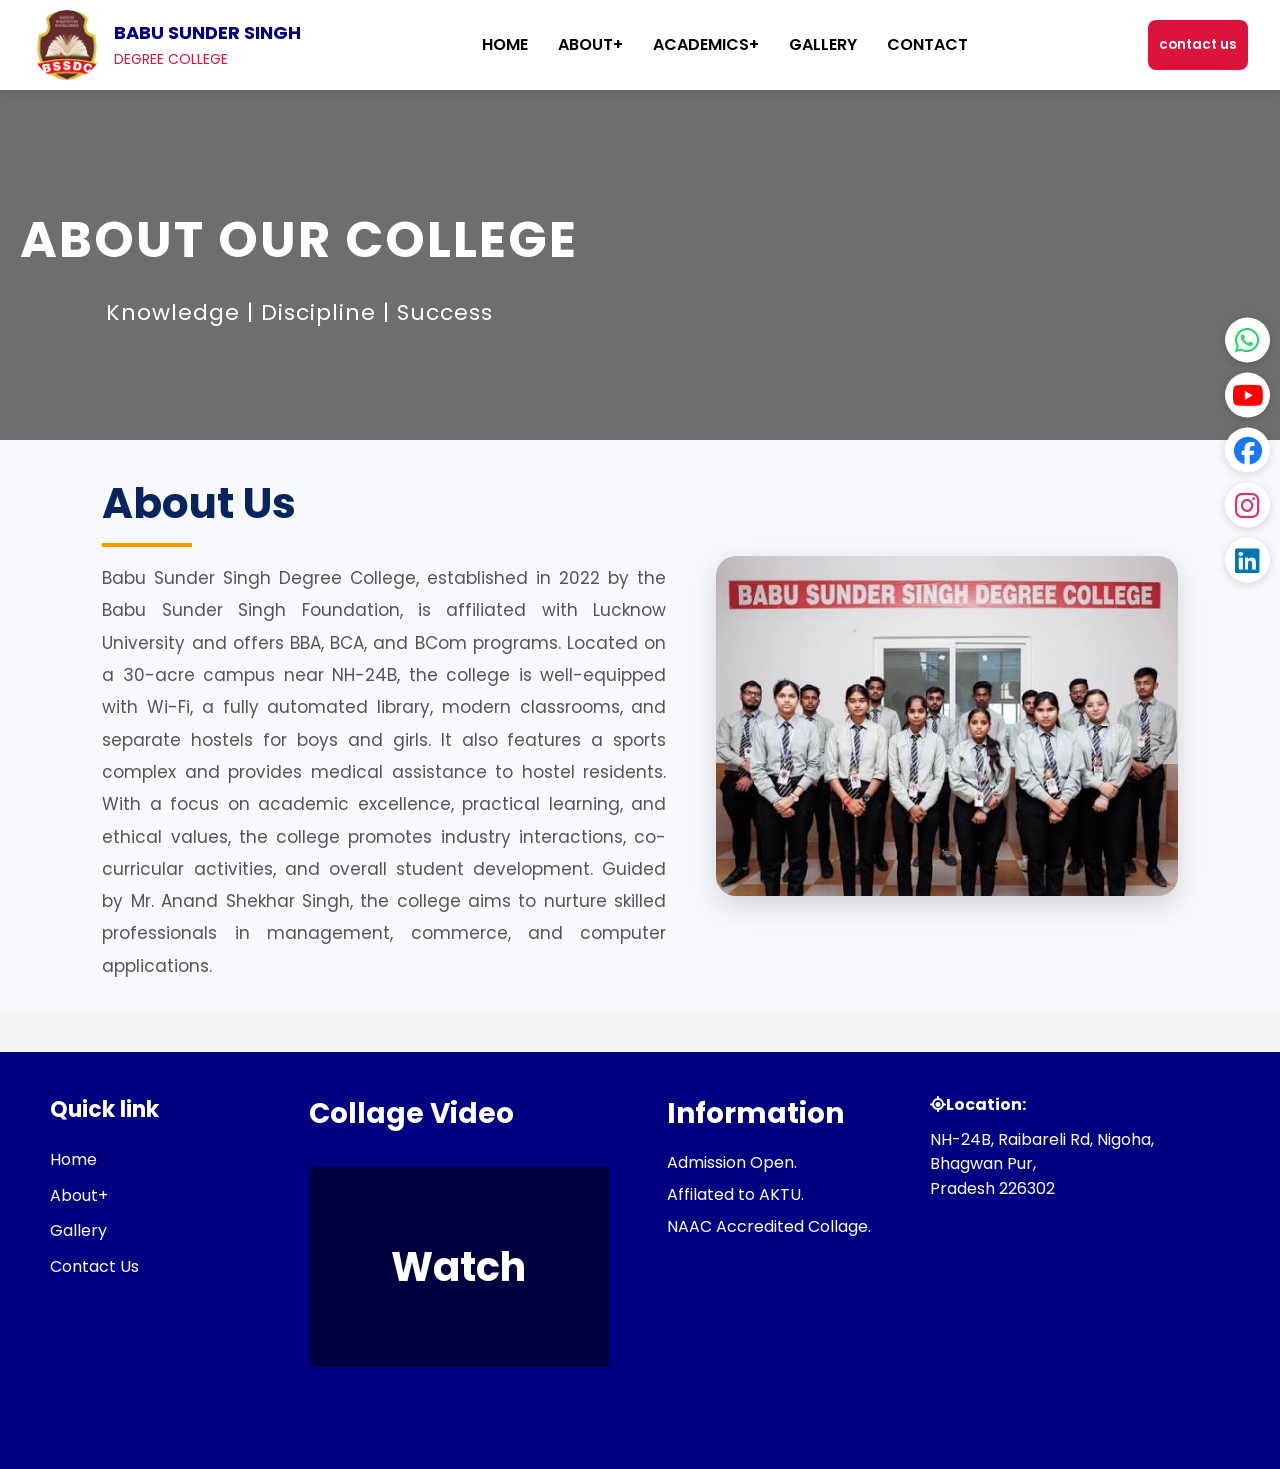
<file: about.html>
<!DOCTYPE html>
<html lang="en">

<head>
    <meta charset="UTF-8">
    <meta name="viewport" content="width=device-width, initial-scale=1.0">
    <title>Document</title>
    <link rel="stylesheet" href="about.css">
    <link rel="preconnect" href="https://fonts.googleapis.com">
    <link rel="preconnect" href="https://fonts.gstatic.com" crossorigin>
    <link href="https://fonts.googleapis.com/css2?family=Poppins:wght@300;400;500;600;700;800&display=swap"
        rel="stylesheet">
    <link rel="stylesheet" href="https://cdnjs.cloudflare.com/ajax/libs/font-awesome/6.5.1/css/all.min.css">
</head>

<body>
    <aside class="social-sidebar" aria-label="Social Media Links">
        <a href="https://wa.me/9369152065/" class="social-btn whatsapp" title="whatsapp"><i
                class="fab fa-whatsapp"></i></a>
        <a href="https://www.youtube.com/" class="social-btn youtube" title="youtube"><i class="fab fa-youtube"></i></a>
        <a href="https://www.facebook.com/index.php/" class="social-btn facebook" title="facebook"><i
                class="fab fa-facebook"></i></a>
        <a href="https://www.instagram.com/satyamverma9669/" class="social-btn instagram" title="instagram"><i
                class="fab fa-instagram"></i></a>
        <a href="https://www.linkedin.com/feed/" class="social-btn linkedin" title="linkedin"><i
                class="fab fa-linkedin"></i></a>
    </aside>

    <!-- header start here  -->
    <header class="header">
        <input type="checkbox" id="nav-toggle" class="nav-toggle" hidden>
        <div class="header-inner">
            <div class="nav"> <a href="index.html" class="logo" class="toggle">
                    <span class="logo-icon"><i><img src="bssdc logo.jpg" alt="logo"></i></span>
                    <span class="logo-text">
                        <strong>BABU SUNDER SINGH </strong>
                        <small> DEGREE COLLEGE</small>
                    </span>

                </a>
            </div>

            <nav class="menu">
                <ul class="nav-menu">
                    <li><a href="index.html" class="nav-link">HOME</a></li>
                    <li class="has-dropdown">
                        <span class="nav-link dropdown-btn">ABOUT<span class="plus">+</span></span>
                        <ul class="dropdown">
                            <li><a href="about.html">ABOUT US</a></li>
                            <li><a href="why_choose.html">WHY CHOOSE</a></li>
                            <!-- <li><a href="faculty.html">OUR FACULTY</a></li> -->
                        </ul>
                    </li>
                    <li class="has-dropdown">
                        <span class="nav-link dropdown-btn">ACADEMICS<span class="plus">+</span></span>
                        <ul class="dropdown" style="list-style-type: none;">
                            <li><a href="ug.html">UNDERGRADUATE</a></li>
                            <li><a href="pg.html">POSTGRADUATE</a></li>
                            <!-- <li><a href="dip-cour.html">DIPLOMA COURSE</a></li> -->
                            <!-- <li><a href="certificate.html">CERTIFICATE COURSE</a></li> -->
                        </ul>
                    </li>
                    <!-- <li><a href="campus.html" class="nav-link">CAMPUS</a></li> -->
                    <li><a href="gallery.html" class="nav-link">GALLERY</a></li>
                    <li><a href="contact.html" class="nav-link">CONTACT</a></li>
                    </li>
                </ul>
            </nav>
            <button class="phone-btn" style="width:100px; height:50px; ">contact us</button>

            <label for="nav-toggle" class="menu-toggle" aria-label="toggle menu">
                <span></span>
                <span></span>
                <span></span>
            </label>
        </div>
    </header>

    <section class="hero">
        <video autoplay muted loop class="banner-video">
            <source src="about-video.mp4" type="video/mp4">
        </video>
        <div class="overlay">
            <h1>ABOUT OUR COLLEGE</h1>
            <p>Knowledge | Discipline | Success</p>
        </div>
    </section>

    <!-- About Section -->
    <section class="about">



        <div class="about-text">
            <h2>About Us</h2>

            <p>
                Babu Sunder Singh Degree College, established in 2022 by the Babu Sunder Singh Foundation, is affiliated
                with Lucknow University and offers BBA, BCA, and BCom programs. Located on a 30-acre campus near NH-24B,
                the college is well-equipped with Wi-Fi, a fully automated library, modern classrooms, and separate
                hostels for boys and girls. It also features a sports complex and provides medical assistance to hostel
                residents. With a focus on academic excellence, practical learning, and ethical values, the college
                promotes industry interactions, co-curricular activities, and overall student development. Guided by Mr.
                Anand Shekhar Singh, the college aims to nurture skilled professionals in management, commerce, and
                computer applications.
            </p>


        </div>
        <div class="about-img">
            <img src="images.jpg" alt="College Image">
        </div>
    </section>


    <footer>
        <div id="footer">
            <div class="menu-2">
                <h3>Quick link</h3>
                <nav>
                    <a href="index.html">Home</a>
                    <a href="about.html">About+</a>
                    <!-- <a href=".html">Acadmics+</a> 
                <a href="campus.html">Campus</a>  -->
                    <a href="gallery.html">Gallery</a>
                    <a href="contact.html">Contact Us</a>
                </nav>
            </div>
            <div>
                <h3 style=" margin-bottom: 30px;">Collage Video</h3>
                <div class="stack-2">
                    <div class="sqq b-footer">
                        <iframe width="300" height="200"
                            src="https://www.youtube.com/embed/J-0xAIC3eCE?si=Q4duw6nRzEl2LNeR"
                            title="YouTube video player" frameborder="0"
                            allow="accelerometer; autoplay; clipboard-write; encrypted-media; gyroscope; picture-in-picture; web-share"
                            referrerpolicy="strict-origin-when-cross-origin" allowfullscreen></iframe>
                    </div>
                    <div class="sqq f-footer">Watch</div>
                </div>
            </div>
            <div>
                <h3 style="margin-bottom: 10px;">Information</h3>
                <div class="information">
                    <p>Admission Open.</p>
                    <p>Affilated to AKTU.</p>
                    <p>NAAC Accredited Collage.</p>
                </div>
            </div>
            <div class="location" style="margin-bottom: 10px;">
                <i class="fa-solid fa-location"></i><b>Location:</b>
                <p>NH-24B, Raibareli Rd, Nigoha, Bhagwan Pur, </p> Pradesh 226302</p>
                <iframe
                    src="https://www.google.com/maps/embed?pb=!1m18!1m12!1m3!1d3568.9525162698533!2d81.04505628579827!3d26.553793290183542!2m3!1f0!2f0!3f0!3m2!1i1024!2i768!4f13.1!3m3!1m2!1s0x399bedaac0000001%3A0xa933fde100e0690!2sBabu%20Sunder%20Singh%20Institute%20Of%20Technology%20And%20Management!5e0!3m2!1sen!2sin!4v1784222149881!5m2!1sen!2sin"
                    width="300" height="200" style="border:0;" allowfullscreen="" loading="lazy"
                    referrerpolicy="strict-origin-when-cross-origin"></iframe>
            </div>
        </div>
    </footer>
</body>

</html>
</file>
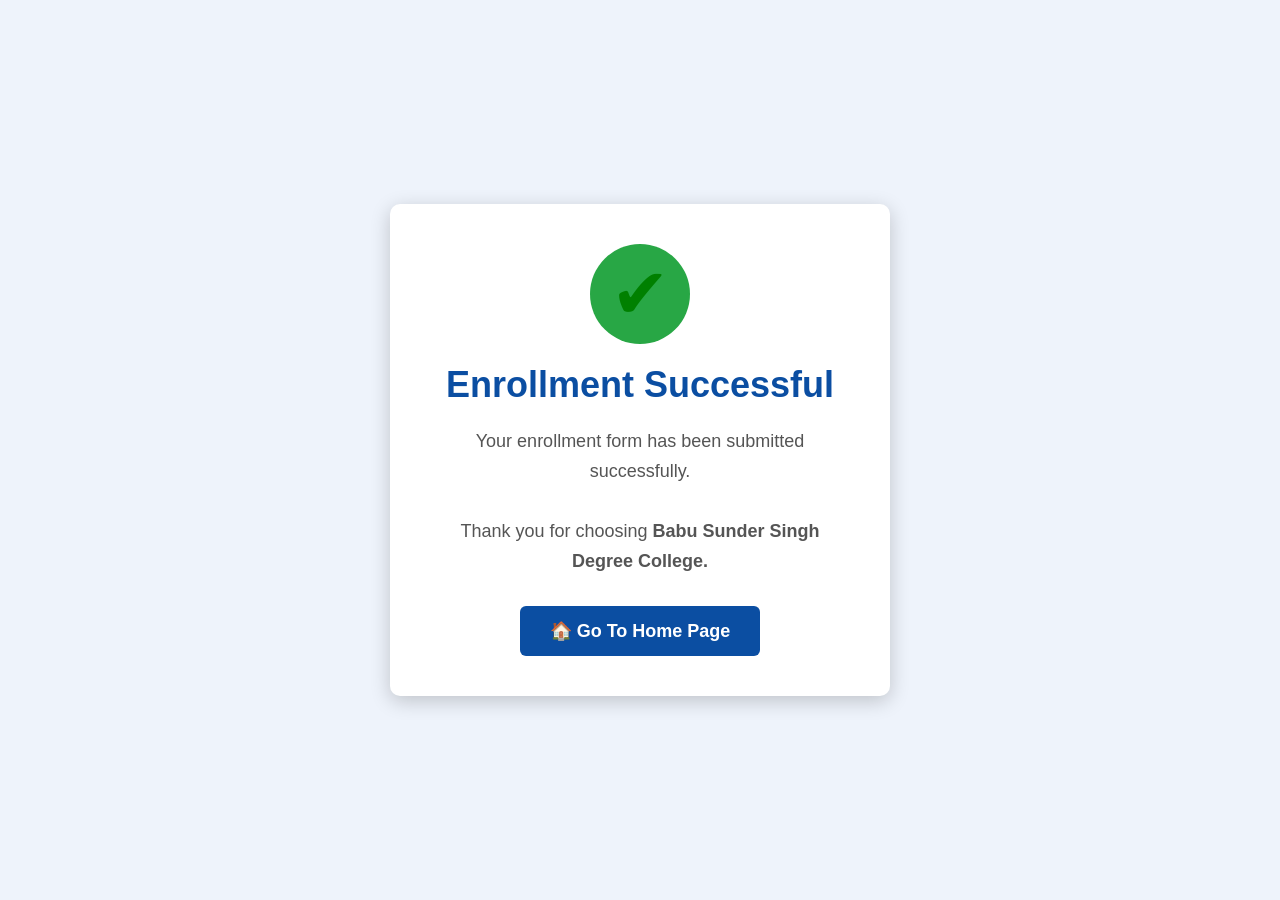
<file: confirmation.html>
<!DOCTYPE html>
<html lang="en">
<head>
<meta charset="UTF-8">
<meta name="viewport" content="width=device-width, initial-scale=1.0">
<title>Enrollment Successful</title>
<link rel="stylesheet" href="confirmation.css">

<style>
*{
    margin:0;
    padding:0;
    box-sizing:border-box;
    font-family:Arial,sans-serif;
}

body{
    display:flex;
    justify-content:center;
    align-items:center;
    height:100vh;
    background:#eef3fb;
}

.box{
    width:500px;
    background:#fff;
    text-align:center;
    padding:40px;
    border-radius:10px;
    box-shadow:0 5px 20px rgba(0,0,0,.2);
}

.icon{
    font-size:70px;
    color:green;
}

h1{
    color:#0b4ea2;
    margin:20px 0;
}

p{
    font-size:18px;
    color:#555;
    margin-bottom:30px;
}

a{
    display:inline-block;
    padding:14px 30px;
    background:#0b4ea2;
    color:#fff;
    text-decoration:none;
    border-radius:6px;
    font-size:18px;
}

a:hover{
    background:#083b8a;
}
</style>

</head>
<body>

<div class="box">

<div class="icon">✔</div>

<h1>Enrollment Successful</h1>

<p>
Your enrollment form has been submitted successfully.
<br><br>
Thank you for choosing
<strong>Babu Sunder Singh Degree College.</strong>
</p>

<a href="index.html">🏠 Go To Home Page</a>

</div>

</body>
</html>
</file>
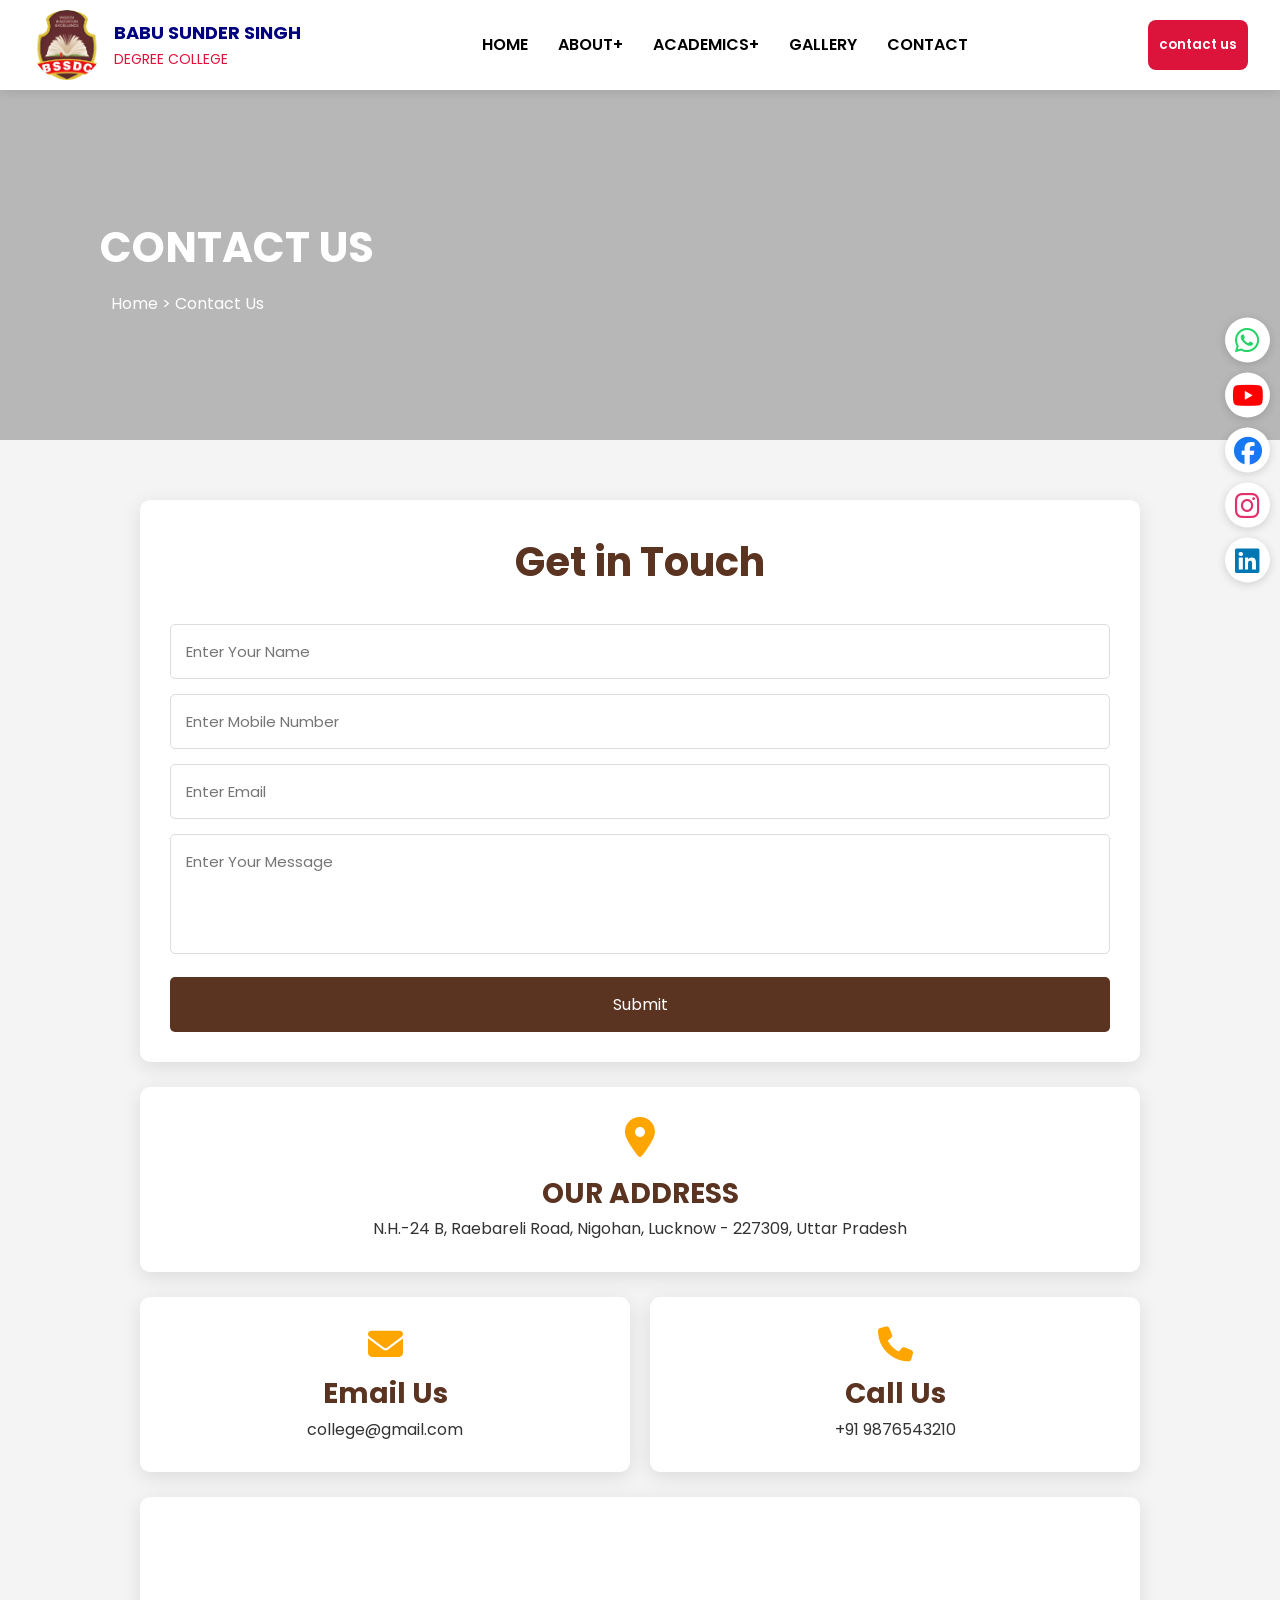
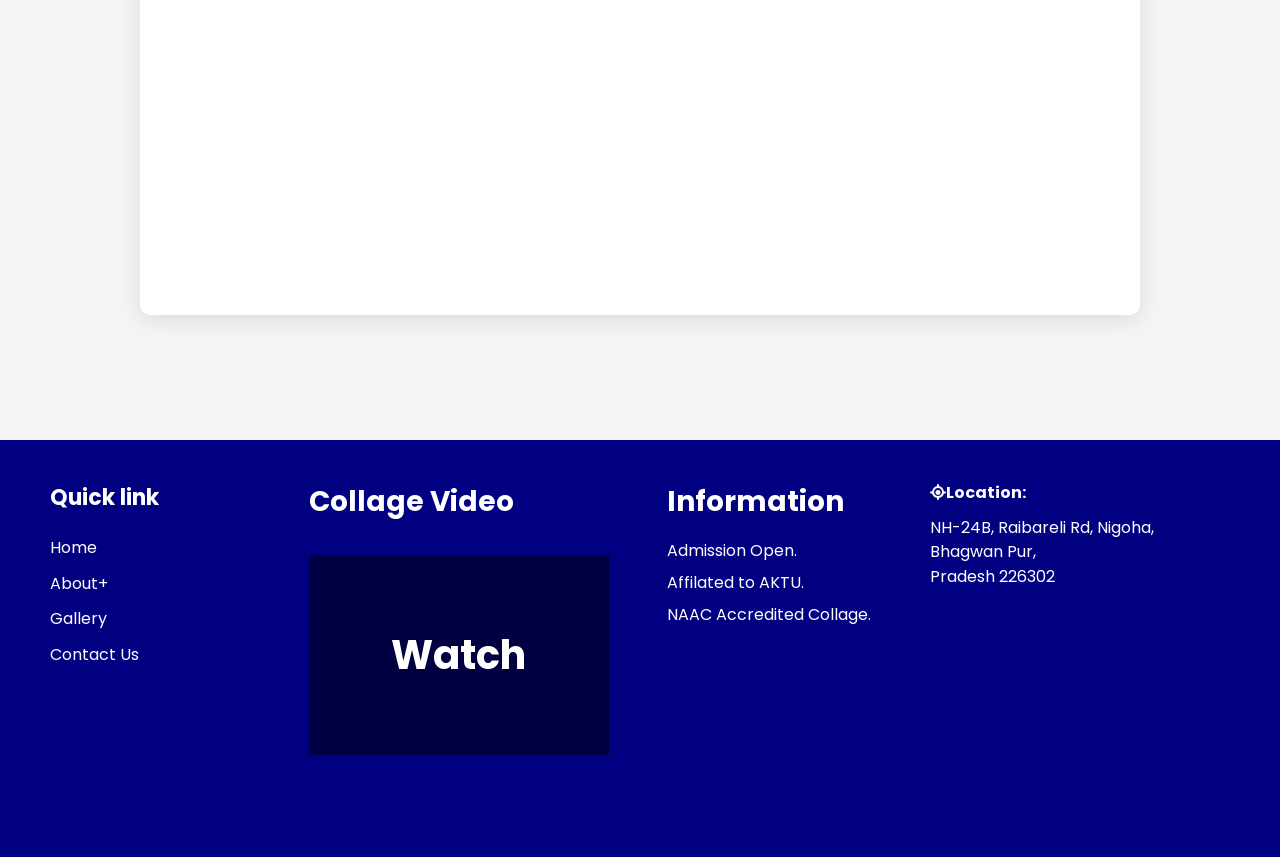
<file: contact.html>
<!DOCTYPE html>
<html lang="en">

<head>
    <meta charset="UTF-8">
    <meta name="viewport" content="width=device-width, initial-scale=1.0">
    <title>Document</title>
    <link rel="stylesheet" href="contact.css">
    <link rel="preconnect" href="https://fonts.googleapis.com">
    <link rel="preconnect" href="https://fonts.gstatic.com" crossorigin>
    <link href="https://fonts.googleapis.com/css2?family=Poppins:wght@300;400;500;600;700;800&display=swap"
        rel="stylesheet">
    <link rel="stylesheet" href="https://cdnjs.cloudflare.com/ajax/libs/font-awesome/6.5.1/css/all.min.css">
</head>

<body>
    <aside class="social-sidebar" aria-label="Social Media Links">
        <a href="https://wa.me/9369152065/" class="social-btn whatsapp" title="whatsapp"><i
                class="fab fa-whatsapp"></i></a>
        <a href="https://www.youtube.com/" class="social-btn youtube" title="youtube"><i class="fab fa-youtube"></i></a>
        <a href="https://www.facebook.com/index.php/" class="social-btn facebook" title="facebook"><i
                class="fab fa-facebook"></i></a>
        <a href="https://www.instagram.com/satyamverma9669/" class="social-btn instagram" title="instagram"><i
                class="fab fa-instagram"></i></a>
        <a href="https://www.linkedin.com/feed/" class="social-btn linkedin" title="linkedin"><i
                class="fab fa-linkedin"></i></a>
    </aside>

    <!-- header start here  -->
    <header class="header">
        <input type="checkbox" id="nav-toggle" class="nav-toggle" hidden>
        <div class="header-inner">
            <div class="nav"> <a href="index.html" class="logo" class="toggle">
                    <span class="logo-icon"><i><img src="bssdc logo.jpg" alt="logo"></i></span>
                    <span class="logo-text">
                        <strong>BABU SUNDER SINGH </strong>
                        <small> DEGREE COLLEGE</small>
                    </span>

                </a>
            </div>

            <nav class="menu">
                <ul class="nav-menu">
                    <li><a href="index.html" class="nav-link">HOME</a></li>
                    <li class="has-dropdown">
                        <span class="nav-link dropdown-btn">ABOUT<span class="plus">+</span></span>
                        <ul class="dropdown">
                            <li><a href="about.html">ABOUT US</a></li>
                            <li><a href="why_choose.html">WHY CHOOSE</a></li>
                            <!-- <li><a href="faculty.html">OUR FACULTY</a></li> -->
                        </ul>
                    </li>
                    <li class="has-dropdown">
                        <span class="nav-link dropdown-btn">ACADEMICS<span class="plus">+</span></span>
                        <ul class="dropdown" style="list-style-type: none;">
                            <li><a href="ug.html">UNDERGRADUATE</a></li>
                            <li><a href="pg.html">POSTGRADUATE</a></li>
                            <!-- <li><a href="dip-cour.html">DIPLOMA COURSE</a></li> -->
                            <!-- <li><a href="certificate.html">CERTIFICATE COURSE</a></li> -->
                        </ul>
                    </li>
                    <!-- <li><a href="campus.html" class="nav-link">CAMPUS</a></li> -->
                    <li><a href="gallery.html" class="nav-link">GALLERY</a></li>
                    <li><a href="contact.html" class="nav-link">CONTACT</a></li>
                    </li>
                </ul>
            </nav>
            <button class="phone-btn" style="width:100px; height:50px; ">contact us</button>

            <label for="nav-toggle" class="menu-toggle" aria-label="toggle menu">
                <span></span>
                <span></span>
                <span></span>
            </label>
        </div>
    </header>

    <section class="contact-banner">
        <video autoplay muted loop class="banner-video">
            <source src="contact-video.mp4" type="video/mp4">
        </video>
        <div class="overlay">
            <h1>CONTACT US</h1>
            <p>Home > Contact Us</p>
        </div>
    </section>

    <section class="contact-section">

        <div class="contact-box">

            <h2>Get in Touch</h2>

            <form>

                <input type="text" placeholder="Enter Your Name">

                <input type="tel" placeholder="Enter Mobile Number">

                <input type="email" placeholder="Enter Email">

                <textarea placeholder="Enter Your Message"></textarea>

                <button type="submit">Submit</button>

            </form>

        </div>

        <div class="address-box">

            <i class="fa-solid fa-location-dot"></i>

            <h3>OUR ADDRESS</h3>

            <p>
                N.H.-24 B, Raebareli Road,
                Nigohan, Lucknow - 227309,
                Uttar Pradesh
            </p>

        </div>

        <div class="info-grid">

            <div class="info-card">

                <i class="fa-solid fa-envelope"></i>

                <h3>Email Us</h3>

                <p>college@gmail.com</p>

            </div>

            <div class="info-card">

                <i class="fa-solid fa-phone"></i>

                <h3>Call Us</h3>

                <p>+91 9876543210</p>

            </div>

        </div>

        <div class="map">

            <iframe
                src="https://www.google.com/maps/embed?pb=!1m18!1m12!1m3!1d10094.517791432074!2d81.05003834503684!3d26.553842269266728!2m3!1f0!2f0!3f0!3m2!1i1024!2i768!4f13.1!3m3!1m2!1s0x399bedaac0000001%3A0xa933fde100e0690!2sBabu%20Sunder%20Singh%20Institute%20Of%20Technology%20And%20Management!5e0!3m2!1sen!2sin!4v1785429767975!5m2!1sen!2sin"
                width="600" height="450" style="border:0;" allowfullscreen="" loading="lazy"
                referrerpolicy="strict-origin-when-cross-origin"></iframe>

        </div>

    </section>














    <footer>
        <div id="footer">
            <div class="menu-2">
                <h3>Quick link</h3>
                <nav>
                    <a href="index.html">Home</a>
                    <a href="about.html">About+</a>
                    <!-- <a href="acadmics.html">Acadmics+</a> 
                <a href="campus.html">Campus</a>  -->
                    <a href="gallery.html">Gallery</a>
                    <a href="contact.html">Contact Us</a>
                </nav>
            </div>
            <div>
                <h3 style=" margin-bottom: 30px;">Collage Video</h3>
                <div class="stack-2">
                    <div class="sqq b-footer">
                        <iframe width="300" height="200"
                            src="https://www.youtube.com/embed/J-0xAIC3eCE?si=Q4duw6nRzEl2LNeR"
                            title="YouTube video player" frameborder="0"
                            allow="accelerometer; autoplay; clipboard-write; encrypted-media; gyroscope; picture-in-picture; web-share"
                            referrerpolicy="strict-origin-when-cross-origin" allowfullscreen></iframe>
                    </div>
                    <div class="sqq f-footer">Watch</div>
                </div>
            </div>
            <div>
                <h3 style="margin-bottom: 10px;">Information</h3>
                <div class="information">
                    <p>Admission Open.</p>
                    <p>Affilated to AKTU.</p>
                    <p>NAAC Accredited Collage.</p>
                </div>
            </div>
            <div class="location" style="margin-bottom: 10px;">
                <i class="fa-solid fa-location"></i><b>Location:</b>
                <p>NH-24B, Raibareli Rd, Nigoha, Bhagwan Pur, </p> Pradesh 226302</p>
                <iframe
                    src="https://www.google.com/maps/embed?pb=!1m18!1m12!1m3!1d3568.9525162698533!2d81.04505628579827!3d26.553793290183542!2m3!1f0!2f0!3f0!3m2!1i1024!2i768!4f13.1!3m3!1m2!1s0x399bedaac0000001%3A0xa933fde100e0690!2sBabu%20Sunder%20Singh%20Institute%20Of%20Technology%20And%20Management!5e0!3m2!1sen!2sin!4v1784222149881!5m2!1sen!2sin"
                    width="300" height="200" style="border:0;" allowfullscreen="" loading="lazy"
                    referrerpolicy="strict-origin-when-cross-origin"></iframe>
            </div>
        </div>
    </footer>
</body>

</html>
</file>
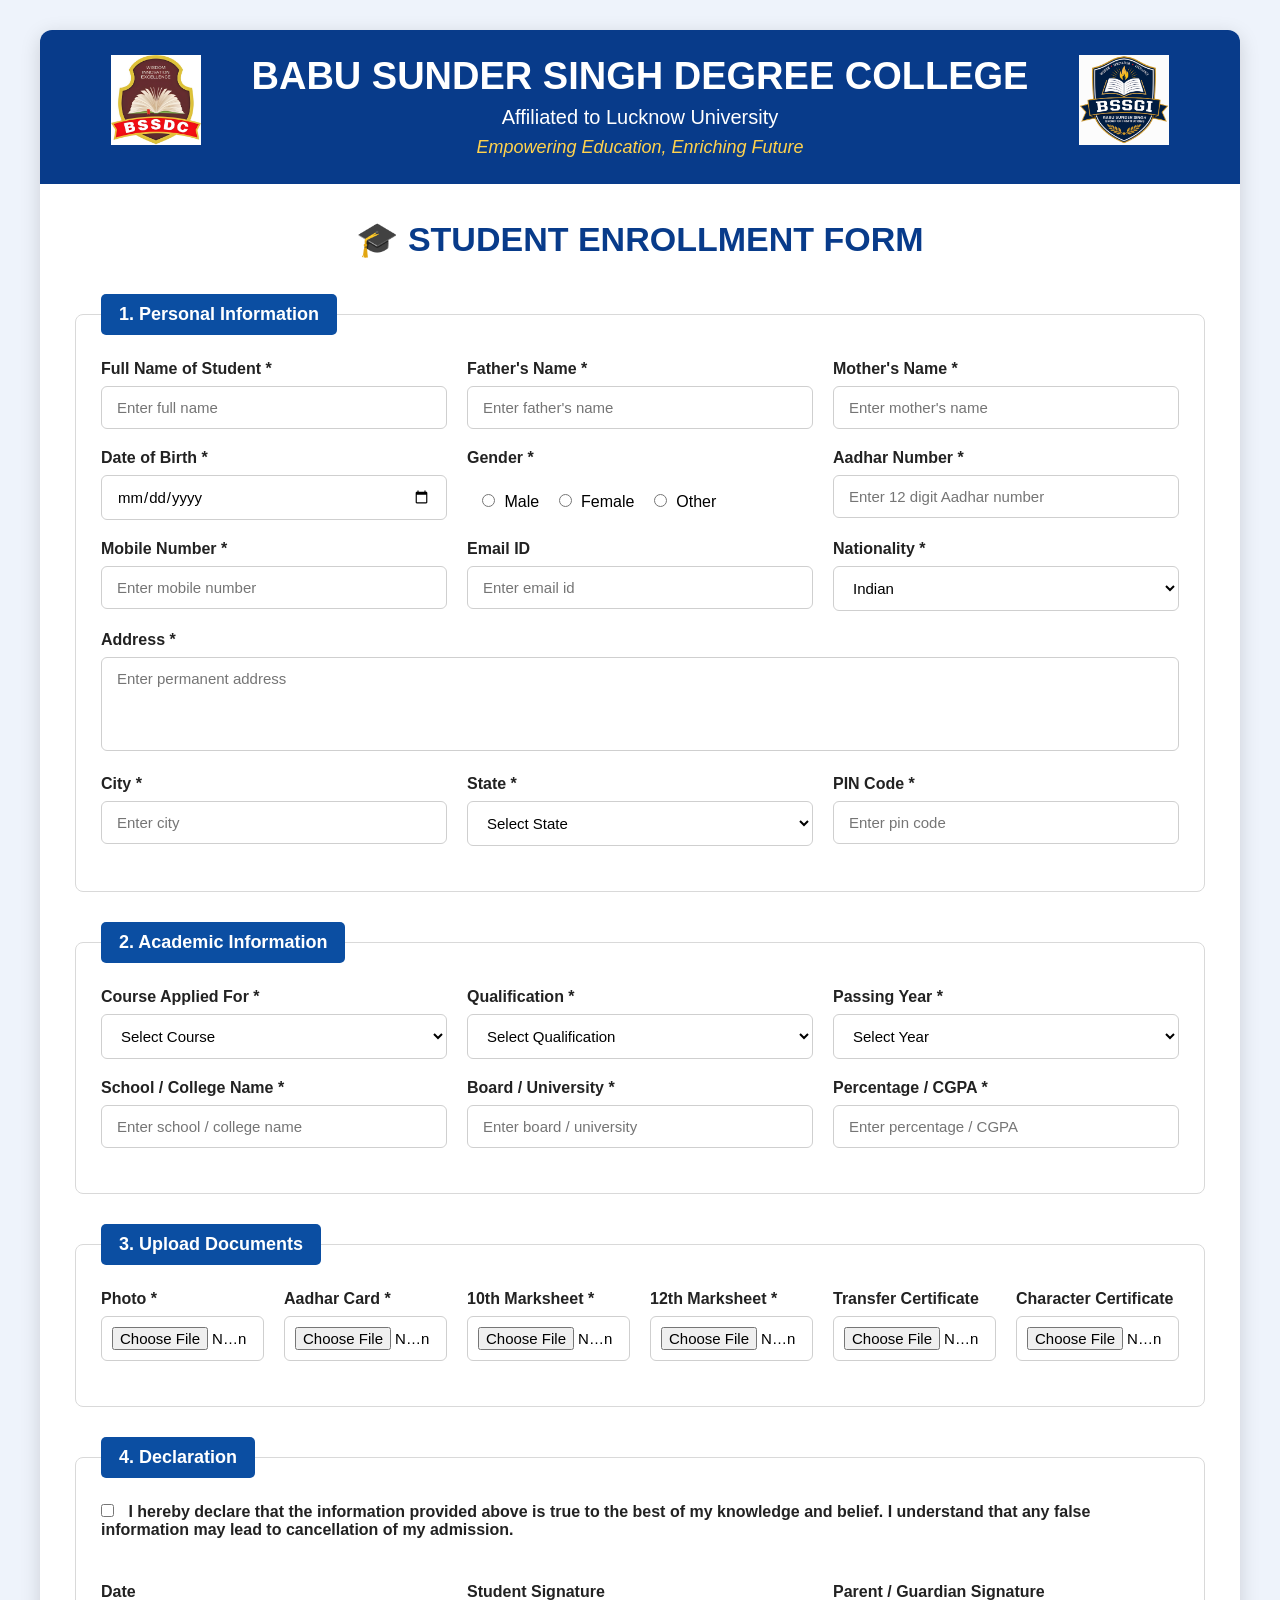
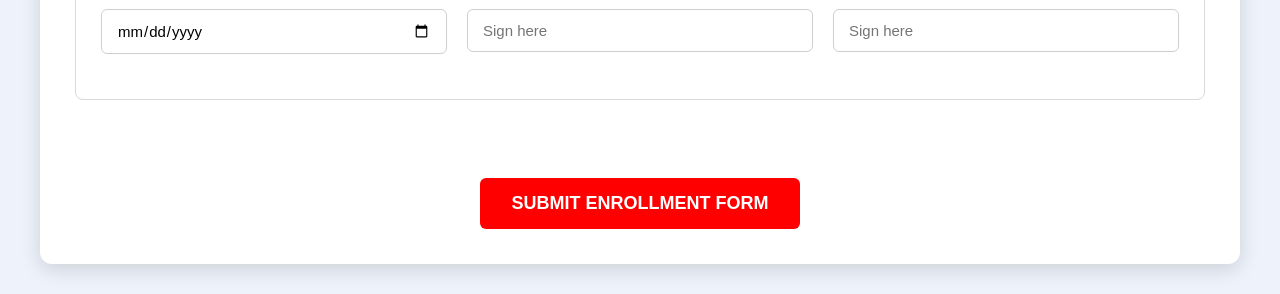
<file: enroll.html>
<!DOCTYPE html>
<html lang="en">

<head>
    <meta charset="UTF-8">
    <meta name="viewport" content="width=device-width, initial-scale=1.0">
    <title>Document</title>
    <link rel="stylesheet" href="enroll.css">
</head>

<body>

    <div class="container">

        <!-- Header -->
        <header>
            <div><img src="logo.jpeg" alt="College Logo"></div>
<div>
            <h1>BABU SUNDER SINGH DEGREE COLLEGE</h1>
            <h3>Affiliated to Lucknow University</h3>
            <p><i>Empowering Education, Enriching Future</i></p>
        </div>
            <div><img src="bssgi.png" alt="College Logo"></div>

        </header>

        <!-- Form -->
        <form>

            <h2>🎓 STUDENT ENROLLMENT FORM</h2>

            <!-- Personal Information -->
            <fieldset>
                <legend>1. Personal Information</legend>

                <div class="row">

                    <div>
                        <label>Full Name of Student *</label>
                        <input type="text" placeholder="Enter full name">
                    </div>

                    <div>
                        <label>Father's Name *</label>
                        <input type="text" placeholder="Enter father's name">
                    </div>

                    <div>
                        <label>Mother's Name *</label>
                        <input type="text" placeholder="Enter mother's name">
                    </div>

                </div>

                <div class="row">

                    <div>
                        <label>Date of Birth *</label>
                        <input type="date">
                    </div>

                    <div>
                        <label>Gender *</label><br>

                        <input type="radio" name="gender"> Male
                        <input type="radio" name="gender"> Female
                        <input type="radio" name="gender"> Other

                    </div>

                    <div>
                        <label>Aadhar Number *</label>
                        <input type="text" maxlength="12" placeholder="Enter 12 digit Aadhar number">
                    </div>

                </div>

                <div class="row">

                    <div>
                        <label>Mobile Number *</label>
                        <input type="tel" placeholder="Enter mobile number">
                    </div>

                    <div>
                        <label>Email ID</label>
                        <input type="email" placeholder="Enter email id">
                    </div>

                    <div>
                        <label>Nationality *</label>

                        <select>
                            <option>Indian</option>
                            <option>Other</option>
                        </select>

                    </div>

                </div>

                <label>Address *</label>

                <textarea rows="4" placeholder="Enter permanent address"></textarea>

                <div class="row">

                    <div>
                        <label>City *</label>
                        <input type="text" placeholder="Enter city">
                    </div>

                    <div>
                        <label>State *</label>

                        <select>
                            <option>Select State</option>
                        </select>

                    </div>

                    <div>
                        <label>PIN Code *</label>
                        <input type="text" placeholder="Enter pin code">
                    </div>

                </div>

            </fieldset>

            <!-- Academic Information -->

            <fieldset>

                <legend>2. Academic Information</legend>

                <div class="row">

                    <div>

                        <label>Course Applied For *</label>

                        <select>
                            <option>Select Course</option>
                            <option>BCA</option>
                            <option>BBA</option>
                            <option>B.Com</option>
                        </select>

                    </div>

                    <div>

                        <label>Qualification *</label>

                        <select>
                            <option>Select Qualification</option>
                            <option>10th</option>
                            <option>12th</option>
                            <option>Graduation</option>
                        </select>

                    </div>

                    <div>

                        <label>Passing Year *</label>

                        <select>
                            <option>Select Year</option>
                        </select>

                    </div>

                </div>

                <div class="row">

                    <div>

                        <label>School / College Name *</label>

                        <input type="text" placeholder="Enter school / college name">

                    </div>

                    <div>

                        <label>Board / University *</label>

                        <input type="text" placeholder="Enter board / university">

                    </div>

                    <div>

                        <label>Percentage / CGPA *</label>

                        <input type="text" placeholder="Enter percentage / CGPA">

                    </div>

                </div>

            </fieldset>

            <!-- Upload Documents -->

            <fieldset>

                <legend>3. Upload Documents</legend>

                <div class="row">

                    <div>
                        <label>Photo *</label>
                        <input type="file">
                    </div>

                    <div>
                        <label>Aadhar Card *</label>
                        <input type="file">
                    </div>

                    <div>
                        <label>10th Marksheet *</label>
                        <input type="file">
                    </div>

                    <div>
                        <label>12th Marksheet *</label>
                        <input type="file">
                    </div>

                    <div>
                        <label>Transfer Certificate</label>
                        <input type="file">
                    </div>

                    <div>
                        <label>Character Certificate</label>
                        <input type="file">
                    </div>

                </div>

            </fieldset>

            <!-- Declaration -->

            <fieldset>

                <legend>4. Declaration</legend>

                <label>

                    <input type="checkbox">

                    I hereby declare that the information provided above is true to the best of my knowledge and
                    belief. I understand that any false information may lead to cancellation of my admission.

                </label>

                <br><br>

                <div class="row">

                    <div>
                        <label>Date</label>
                        <input type="date">
                    </div>

                    <div>
                        <label>Student Signature</label>
                        <input type="text" placeholder="Sign here">
                    </div>

                    <div>
                        <label>Parent / Guardian Signature</label>
                        <input type="text" placeholder="Sign here">
                    </div>

                </div>

            </fieldset>

            <br>

            <button type="submit">
                <a href="confirmation.html">SUBMIT ENROLLMENT FORM</a>
            </button>

        </form>

    </div>

</body>
</html>
</file>
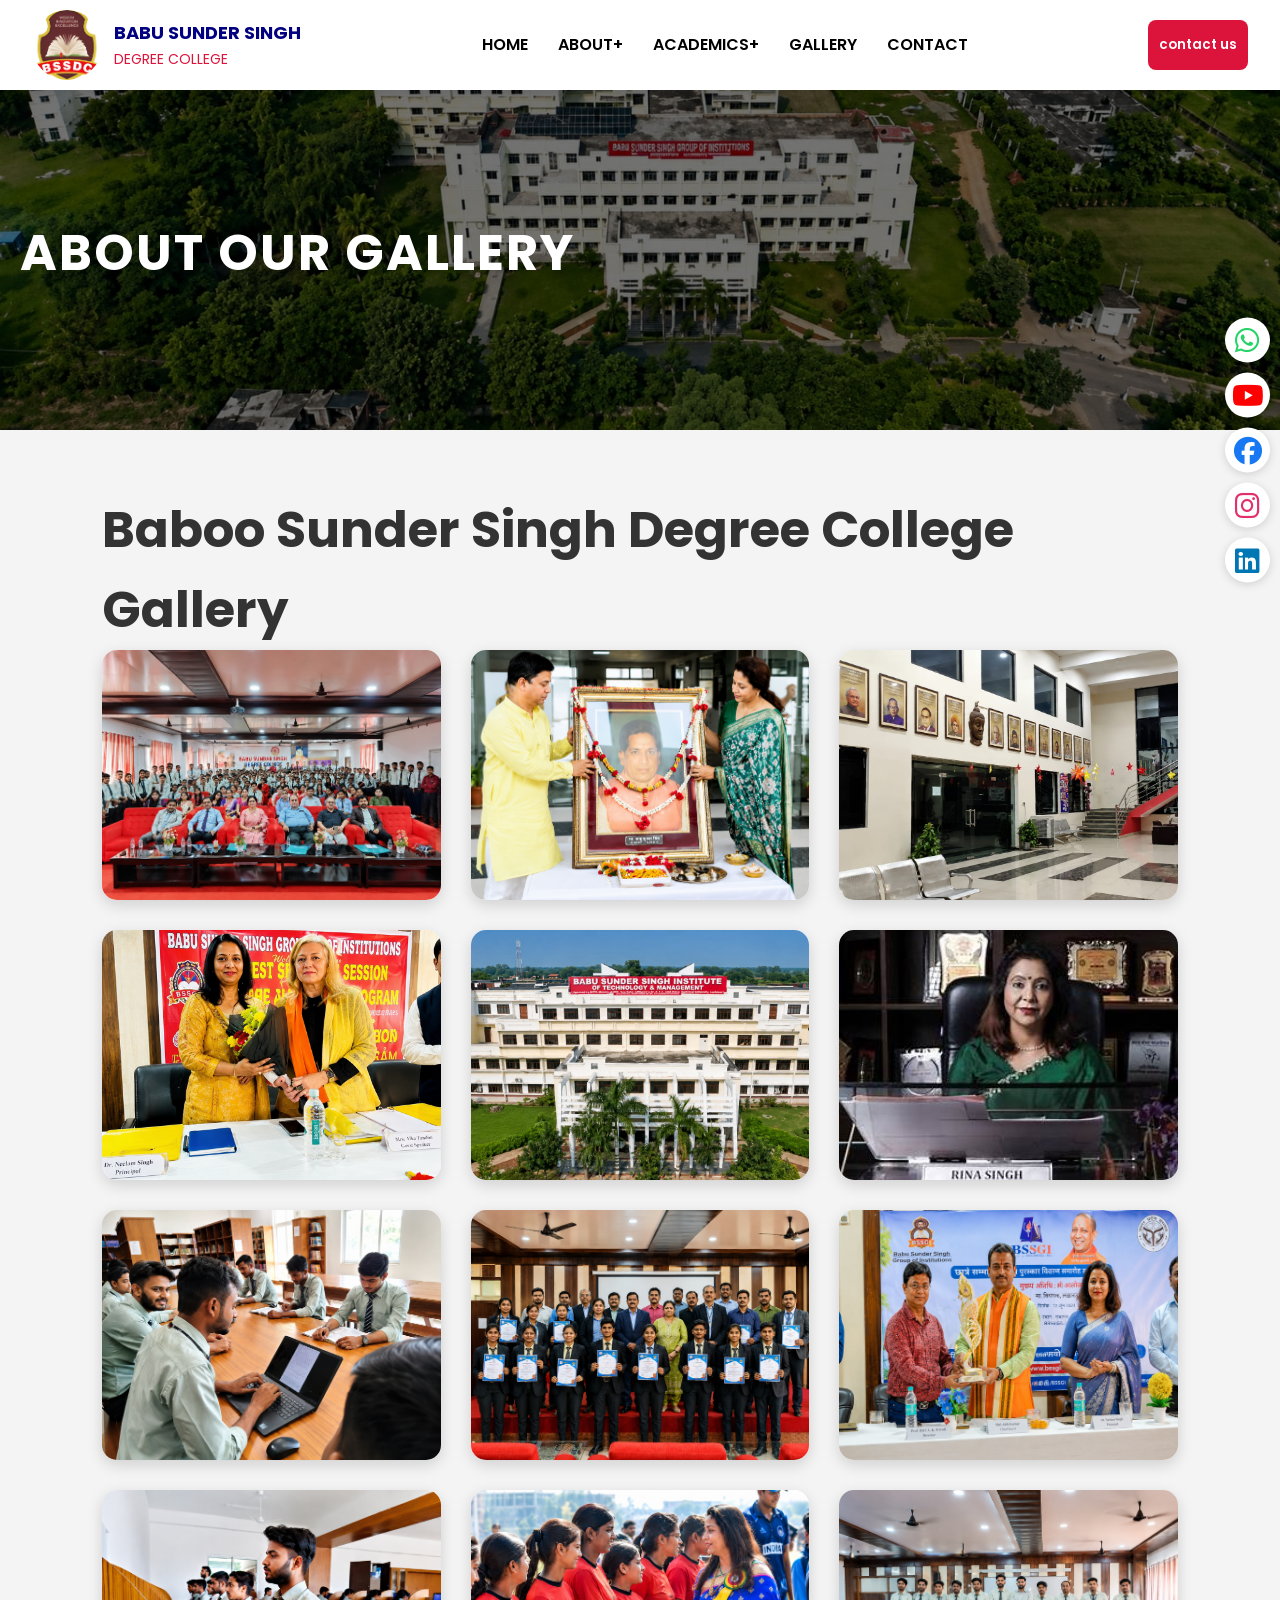
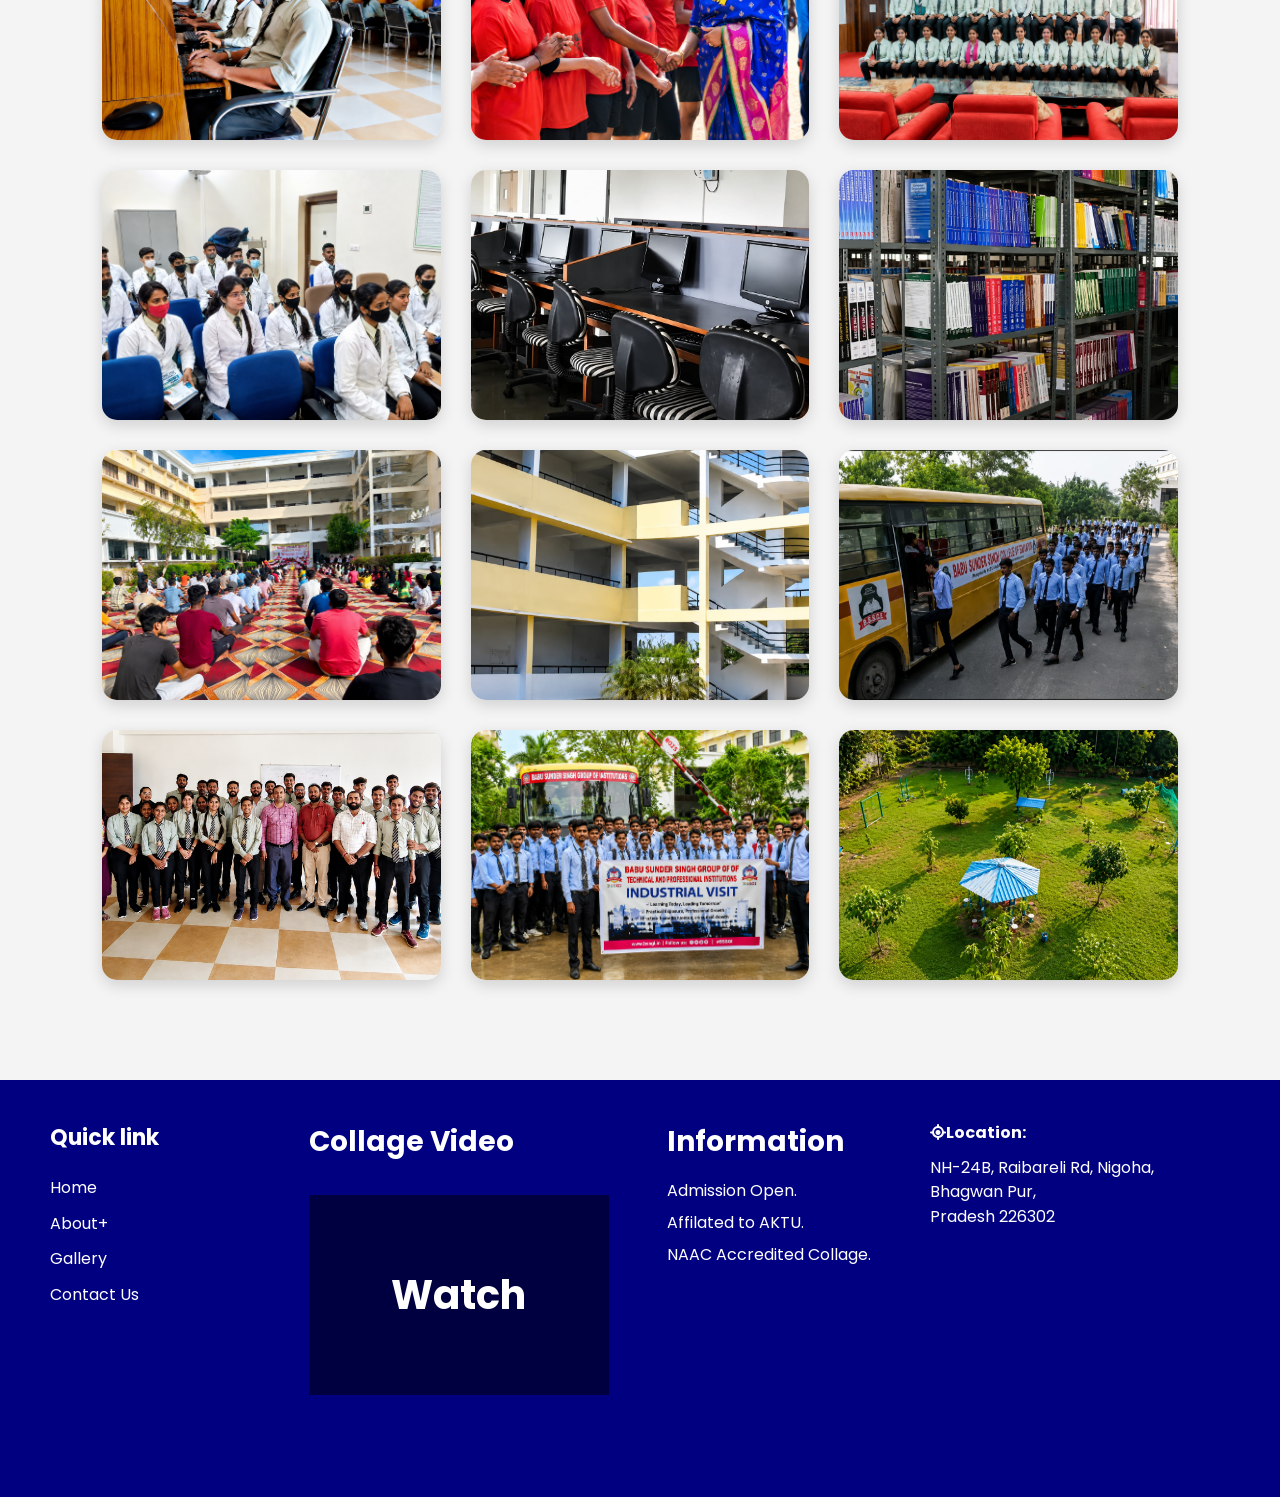
<file: gallery.html>
<!DOCTYPE html>
<html lang="en">

<head>
    <meta charset="UTF-8">
    <meta name="viewport" content="width=device-width, initial-scale=1.0">
    <title>Document</title>
    <link rel="stylesheet" href="gallery.css">
    <link rel="preconnect" href="https://fonts.googleapis.com">
    <link rel="preconnect" href="https://fonts.gstatic.com" crossorigin>
    <link href="https://fonts.googleapis.com/css2?family=Poppins:wght@300;400;500;600;700;800&display=swap"
        rel="stylesheet">
    <link rel="stylesheet" href="https://cdnjs.cloudflare.com/ajax/libs/font-awesome/6.5.1/css/all.min.css">
</head>

<body>
    <aside class="social-sidebar" aria-label="Social Media Links">
        <a href="https://wa.me/9369152065/" class="social-btn whatsapp" title="whatsapp"><i
                class="fab fa-whatsapp"></i></a>
        <a href="https://www.youtube.com/" class="social-btn youtube" title="youtube"><i class="fab fa-youtube"></i></a>
        <a href="https://www.facebook.com/index.php/" class="social-btn facebook" title="facebook"><i
                class="fab fa-facebook"></i></a>
        <a href="https://www.instagram.com/satyamverma9669/" class="social-btn instagram" title="instagram"><i
                class="fab fa-instagram"></i></a>
        <a href="https://www.linkedin.com/feed/" class="social-btn linkedin" title="linkedin"><i
                class="fab fa-linkedin"></i></a>
    </aside>

    <!-- header start here  -->
    <header class="header">
        <input type="checkbox" id="nav-toggle" class="nav-toggle" hidden>
        <div class="header-inner">
            <div class="nav"> <a href="index.html" class="logo" class="toggle">
                    <span class="logo-icon"><i><img src="bssdc logo.jpg" alt="logo"></i></span>
                    <span class="logo-text">
                        <strong>BABU SUNDER SINGH </strong>
                        <small> DEGREE COLLEGE</small>
                    </span>

                </a>
            </div>

            <nav class="menu">
                <ul class="nav-menu">
                    <li><a href="index.html" class="nav-link">HOME</a></li>
                    <li class="has-dropdown">
                        <span class="nav-link dropdown-btn">ABOUT<span class="plus">+</span></span>
                        <ul class="dropdown">
                            <li><a href="about.html">ABOUT US</a></li>
                            <li><a href="why_choose.html">WHY CHOOSE</a></li>
                            <!-- <li><a href="faculty.html">OUR FACULTY</a></li> -->
                        </ul>
                    </li>
                    <li class="has-dropdown">
                        <span class="nav-link dropdown-btn">ACADEMICS<span class="plus">+</span></span>
                        <ul class="dropdown" style="list-style-type: none;">
                            <li><a href="ug.html">UNDERGRADUATE</a></li>
                            <li><a href="pg.html">POSTGRADUATE</a></li>
                            <!-- <li><a href="dip-cour.html">DIPLOMA COURSE</a></li> -->
                            <!-- <li><a href="certificate.html">CERTIFICATE COURSE</a></li> -->
                        </ul>
                    </li>
                    <!-- <li><a href="campus.html" class="nav-link">CAMPUS</a></li> -->
                    <li><a href="gallery.html" class="nav-link">GALLERY</a></li>
                    <li><a href="contact.html" class="nav-link">CONTACT</a></li>
                    </li>
                </ul>
            </nav>
            <button class="phone-btn" style="width:100px; height:50px; ">contact us</button>

            <label for="nav-toggle" class="menu-toggle" aria-label="toggle menu">
                <span></span>
                <span></span>
                <span></span>
            </label>
        </div>
    </header>

    <section class="hero">
        <div class="overlay">
            <h1>ABOUT OUR GALLERY</h1>
            <!-- <p>Knowledge | Discipline | Success</p> -->
            <!-- <a href="#" class="btn">Explore More</a> -->
        </div>
    </section>

    <section class="gallery">

        <h1>Baboo Sunder Singh Degree College Gallery</h1>

        <div class="gallery-container">

            <div class="card"><img src="1.png" alt=""></div>
            <div class="card"><img src="2.png" alt=""></div>
            <div class="card"><img src="3.jpeg" alt=""></div>
            <div class="card"><img src="4.png" alt=""></div>
            <div class="card"><img src="5.jpeg" alt=""></div>
            <div class="card"><img src="6.jpg" alt=""></div>
            <div class="card"><img src="7.png" alt=""></div>
            <div class="card"><img src="8.png" alt=""></div>
            <div class="card"><img src="9.png" alt=""></div>
            <div class="card"><img src="10.png" alt=""></div>
            <div class="card"><img src="11.png" alt=""></div>
            <div class="card"><img src="12.png" alt=""></div>
            <div class="card"><img src="13.png" alt=""></div>
            <div class="card"><img src="14.jpeg" alt=""></div>
            <div class="card"><img src="15.jpeg" alt=""></div>
            <div class="card"><img src="16.png" alt=""></div>
            <div class="card"><img src="17.jpeg" alt=""></div>
            <div class="card"><img src="18.jpeg" alt=""></div>
            <div class="card"><img src="19.png" alt=""></div>
            <div class="card"><img src="20.png" alt=""></div>
            <div class="card"><img src="21.jpeg" alt=""></div>

        </div>

    </section>

    </section>

    <footer>
        <div id="footer">
            <div class="menu-2">
                <h3>Quick link</h3>
                <nav>
                    <a href="index.html">Home</a>
                    <a href="about.html">About+</a>
                    <!-- <a href="acadmics.html">Acadmics+</a> 
                <a href="campus.html">Campus</a>  -->
                    <a href="gallery.html">Gallery</a>
                    <a href="contact.html">Contact Us</a>
                </nav>
            </div>
            <div>
                <h3 style=" margin-bottom: 30px;">Collage Video</h3>
                <div class="stack-2">
                    <div class="sqq b-footer">
                        <iframe width="300" height="200"
                            src="https://www.youtube.com/embed/J-0xAIC3eCE?si=Q4duw6nRzEl2LNeR"
                            title="YouTube video player" frameborder="0"
                            allow="accelerometer; autoplay; clipboard-write; encrypted-media; gyroscope; picture-in-picture; web-share"
                            referrerpolicy="strict-origin-when-cross-origin" allowfullscreen></iframe>
                    </div>
                    <div class="sqq f-footer">Watch</div>
                </div>
            </div>
            <div>
                <h3 style="margin-bottom: 10px;">Information</h3>
                <div class="information">
                    <p>Admission Open.</p>
                    <p>Affilated to AKTU.</p>
                    <p>NAAC Accredited Collage.</p>
                </div>
            </div>
            <div class="location" style="margin-bottom: 10px;">
                <i class="fa-solid fa-location"></i><b>Location:</b>
                <p>NH-24B, Raibareli Rd, Nigoha, Bhagwan Pur, </p> Pradesh 226302</p>
                <iframe
                    src="https://www.google.com/maps/embed?pb=!1m18!1m12!1m3!1d3568.9525162698533!2d81.04505628579827!3d26.553793290183542!2m3!1f0!2f0!3f0!3m2!1i1024!2i768!4f13.1!3m3!1m2!1s0x399bedaac0000001%3A0xa933fde100e0690!2sBabu%20Sunder%20Singh%20Institute%20Of%20Technology%20And%20Management!5e0!3m2!1sen!2sin!4v1784222149881!5m2!1sen!2sin"
                    width="300" height="200" style="border:0;" allowfullscreen="" loading="lazy"
                    referrerpolicy="strict-origin-when-cross-origin"></iframe>
            </div>
        </div>
    </footer>
</body>

</html>
</file>
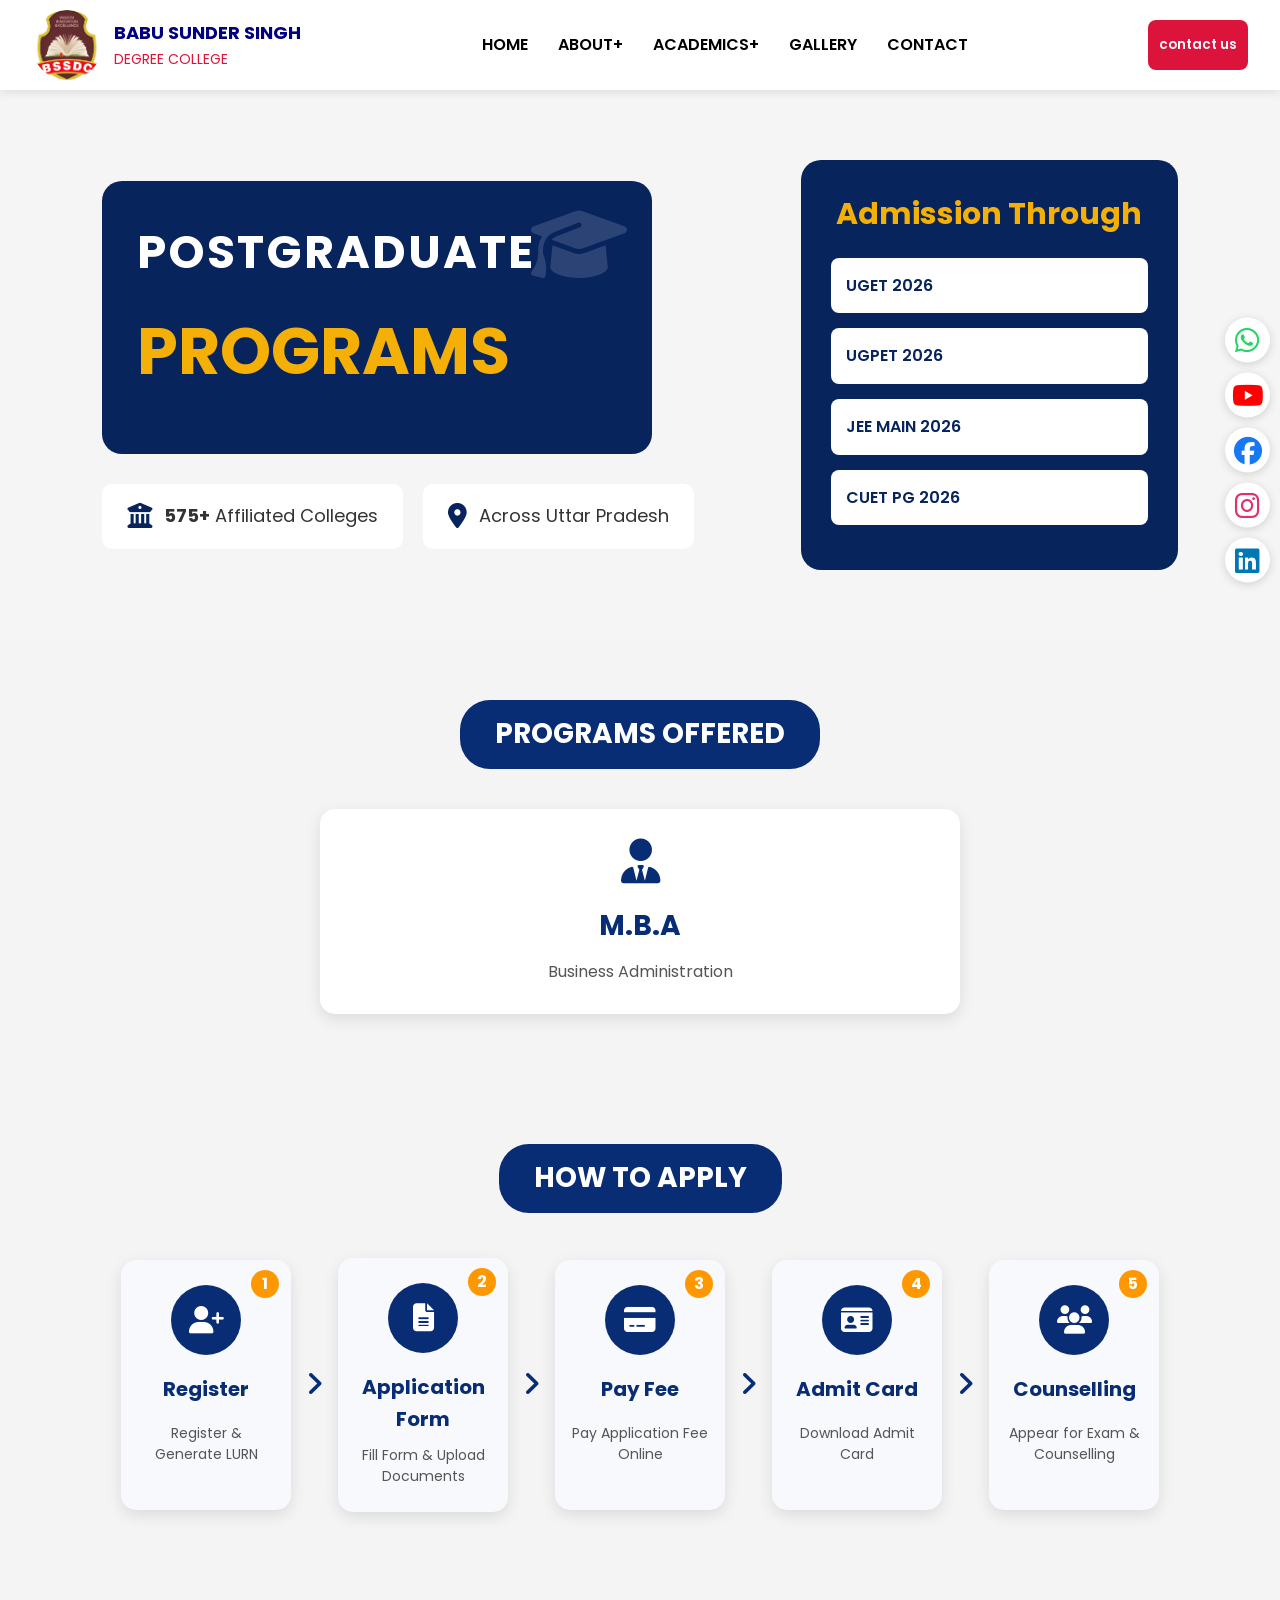
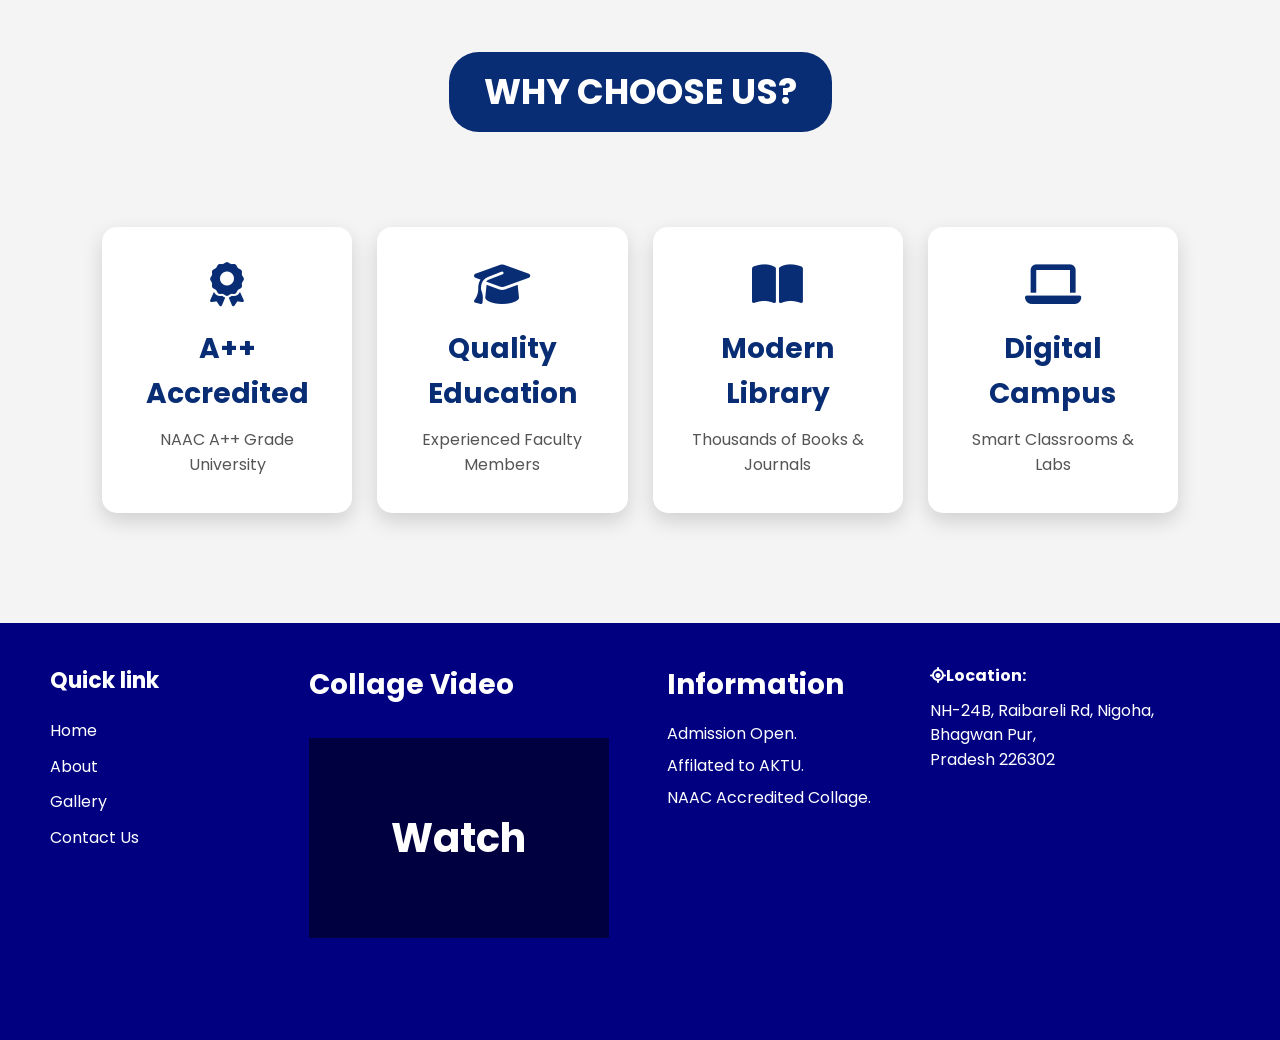
<file: pg.html>
<!DOCTYPE html>
<html lang="en">
<head>
    <meta charset="UTF-8">
    <meta name="viewport" content="width=device-width, initial-scale=1.0">
    <title>Document</title>
      <link rel="stylesheet" href="pg.css">
    <link rel="preconnect" href="https://fonts.googleapis.com">
    <link rel="preconnect" href="https://fonts.gstatic.com" crossorigin>
    <link href="https://fonts.googleapis.com/css2?family=Poppins:wght@300;400;500;600;700;800&display=swap"
        rel="stylesheet">
    <link rel="stylesheet" href="https://cdnjs.cloudflare.com/ajax/libs/font-awesome/6.5.1/css/all.min.css">
</head>
<body>
       <aside class="social-sidebar" aria-label="Social Media Links">
        <a href="https://wa.me/9369152065/" class="social-btn whatsapp" title="whatsapp"><i
                class="fab fa-whatsapp"></i></a>
        <a href="https://www.youtube.com/" class="social-btn youtube" title="youtube"><i class="fab fa-youtube"></i></a>
        <a href="https://www.facebook.com/index.php/" class="social-btn facebook" title="facebook"><i
                class="fab fa-facebook"></i></a>
        <a href="https://www.instagram.com/satyamverma9669/" class="social-btn instagram" title="instagram"><i
                class="fab fa-instagram"></i></a>
        <a href="https://www.linkedin.com/feed/" class="social-btn linkedin" title="linkedin"><i
                class="fab fa-linkedin"></i></a>
    </aside>

    <!-- header start here  -->
    <header class="header">
        <input type="checkbox" id="nav-toggle" class="nav-toggle" hidden>
        <div class="header-inner">
            <div class="nav"> <a href="index.html" class="logo" class="toggle">
                    <span class="logo-icon"><i><img src="bssdc logo.jpg" alt="logo"></i></span>
                    <span class="logo-text">
                        <strong>BABU SUNDER SINGH </strong>
                        <small> DEGREE COLLEGE</small>
                    </span>

                </a>
            </div>

            <nav class="menu">
                <ul class="nav-menu">
                    <li><a href="index.html" class="nav-link">HOME</a></li>
                    <li class="has-dropdown">
                        <span class="nav-link dropdown-btn">ABOUT<span class="plus">+</span></span>
                        <ul class="dropdown">
                            <li><a href="about.html">ABOUT US</a></li>
                            <li><a href="why_choose.html">WHY CHOOSE</a></li>
                            <!-- <li><a href="faculty.html">OUR FACULTY</a></li> -->
                        </ul>
                    </li>
                    <li class="has-dropdown">
                        <span class="nav-link dropdown-btn">ACADEMICS<span class="plus">+</span></span>
                        <ul class="dropdown" style="list-style-type: none;">
                            <li><a href="ug.html">UNDERGRADUATE</a></li>
                            <li><a href="pg.html">POSTGRADUATE</a></li>
                            <!-- <li><a href="dip-cour.html">DIPLOMA COURSE</a></li> -->
                            <!-- <li><a href="certificate.html">CERTIFICATE COURSE</a></li> -->
                        </ul>
                    </li>
                    <!-- <li><a href="campus.html" class="nav-link">CAMPUS</a></li> -->
                    <li><a href="gallery.html" class="nav-link">GALLERY</a></li>
                    <li><a href="contact.html" class="nav-link">CONTACT</a></li>
                    </li>
                </ul>
            </nav>
            <button class="phone-btn" style="width:100px; height:50px; ">contact us</button>

            <label for="nav-toggle" class="menu-toggle" aria-label="toggle menu">
                <span></span>
                <span></span>
                <span></span>
            </label>
        </div>
    </header>
 <section class="hero">

    <div class="hero-left">

        <div class="title-box">
            <h3>POSTGRADUATE</h3>
            <h4>PROGRAMS</h4>
            <i class="fa-solid fa-graduation-cap"></i>
        </div>

        <div class="hero-info">

            <div class="info">
                <i class="fa-solid fa-building-columns"></i>
                <span><b>575+</b> Affiliated Colleges</span>
            </div>

            <div class="info">
                <i class="fa-solid fa-location-dot"></i>
                <span>Across Uttar Pradesh</span>
            </div>

        </div>

    </div>

    <div class="hero-right">

        <div class="admission-box">

            <h3>Admission Through</h3>

            <ul>
                <li>UGET 2026</li>
                <li>UGPET 2026</li>
                <li>JEE MAIN 2026</li>
                <li>CUET PG 2026</li>
            </ul>

        </div>

    </div>

</section>
  <section class="programs">

    <div class="program-heading">
        <h2>PROGRAMS OFFERED</h2>
    </div>

    <div class="program-container">
        <div class="program-card">
            <i class="fa-solid fa-user-tie"></i>
            <h3>M.B.A</h3>
            <p>Business Administration</p>
        </div>
    </div>

</section>
  <section class="apply">

    <div class="apply-title">
        <h2>HOW TO APPLY</h2>
    </div>

    <div class="apply-container">

        <div class="step">
            <div class="icon">
                <i class="fa-solid fa-user-plus"></i>
            </div>
            <span class="number">1</span>
            <h3>Register</h3><pre><h3></h3></pre>
            <p>Register & Generate LURN</p>
            <pre> </pre>
        </div>

        <div class="arrow">
            <i class="fa-solid fa-angle-right"></i>
        </div>

        <div class="step">
            <div class="icon">
                <i class="fa-solid fa-file-lines"></i>
            </div>
            <span class="number">2</span>
            <h3>Application Form</h3>
            <p>Fill Form & Upload Documents</p>
        </div>

        <div class="arrow">
            <i class="fa-solid fa-angle-right"></i>
        </div>

        <div class="step">
            <div class="icon">
                <i class="fa-solid fa-credit-card"></i>
            </div>
            <span class="number">3</span>
            <h3>Pay Fee</h3><pre><h3></h3></pre>
            <p>Pay Application Fee Online</p>
              <pre> </pre>
        </div>

        <div class="arrow">
            <i class="fa-solid fa-angle-right"></i>
        </div>

        <div class="step">
            <div class="icon">
                <i class="fa-solid fa-id-card"></i>
            </div>
            <span class="number">4</span>
            <h3>Admit Card</h3><pre><h3></h3></pre>
            <p>Download Admit Card</p>
              <pre> </pre>
        </div>

        <div class="arrow">
            <i class="fa-solid fa-angle-right"></i>
        </div>

        <div class="step">
            <div class="icon">
                <i class="fa-solid fa-users"></i>
            </div>
            <span class="number">5</span>
            <h3>Counselling</h3><pre><h3></h3></pre>
            <p>Appear for Exam & Counselling</p>
              <pre> </pre>
        </div>

    </div>

</section>
  <section class="features">
   <div class="apply-title">
        <h2>WHY CHOOSE US?</h2>
    </div>
    

    <div class="feature-container">

        <div class="feature-box">
            <i class="fa-solid fa-award"></i>
            <h3>A++ Accredited</h3>
            <p>NAAC A++ Grade University</p>
        </div>

        <div class="feature-box">
            <i class="fa-solid fa-graduation-cap"></i>
            <h3>Quality Education</h3>
            <p>Experienced Faculty Members</p>
        </div>

        <div class="feature-box">
            <i class="fa-solid fa-book-open"></i>
            <h3>Modern Library</h3>
            <p>Thousands of Books & Journals</p>
        </div>

        <div class="feature-box">
            <i class="fa-solid fa-laptop"></i>
            <h3>Digital Campus</h3>
            <p>Smart Classrooms & Labs</p>
        </div>

    </div>

</section>
  <footer>
        <div id="footer">
            <div class="menu-2">
                <h3 >Quick link</h3>
                <nav>
                <a href="index.html">Home</a> 
                <a href="about.html">About</a> 
                <!-- <a href="acadmics.html">Acadmics+</a> 
                <a href="campus.html">Campus</a>  -->
                <a href="gallery.html">Gallery</a> 
                <a href="contact.html">Contact Us</a>
            </nav>
            </div>
            <div><h3 style=" margin-bottom: 30px;">Collage Video</h3>
            <div class="stack-2">
         <div class="sqq b-footer">
                <iframe width="300" height="200" src="https://www.youtube.com/embed/J-0xAIC3eCE?si=Q4duw6nRzEl2LNeR" title="YouTube video player" frameborder="0" allow="accelerometer; autoplay; clipboard-write; encrypted-media; gyroscope; picture-in-picture; web-share" referrerpolicy="strict-origin-when-cross-origin" allowfullscreen></iframe>
         </div>
        <div class="sqq f-footer">Watch</div>
    </div></div>
    <div><h3 style="margin-bottom: 10px;">Information</h3>
            <div class="information">
                <p>Admission Open.</p>
                <p>Affilated to AKTU.</p>
                <p>NAAC Accredited Collage.</p>
            </div></div>
            <div class="location" style="margin-bottom: 10px;">
                <i class="fa-solid fa-location"></i><b>Location:</b><p>NH-24B, Raibareli Rd, Nigoha, Bhagwan Pur, </p> Pradesh 226302</p>
                <iframe src="https://www.google.com/maps/embed?pb=!1m18!1m12!1m3!1d3568.9525162698533!2d81.04505628579827!3d26.553793290183542!2m3!1f0!2f0!3f0!3m2!1i1024!2i768!4f13.1!3m3!1m2!1s0x399bedaac0000001%3A0xa933fde100e0690!2sBabu%20Sunder%20Singh%20Institute%20Of%20Technology%20And%20Management!5e0!3m2!1sen!2sin!4v1784222149881!5m2!1sen!2sin" width="300" height="200" style="border:0;" allowfullscreen="" loading="lazy" referrerpolicy="strict-origin-when-cross-origin"></iframe>
            </div>
        </div>
    </footer>
</body>
</html>
</file>
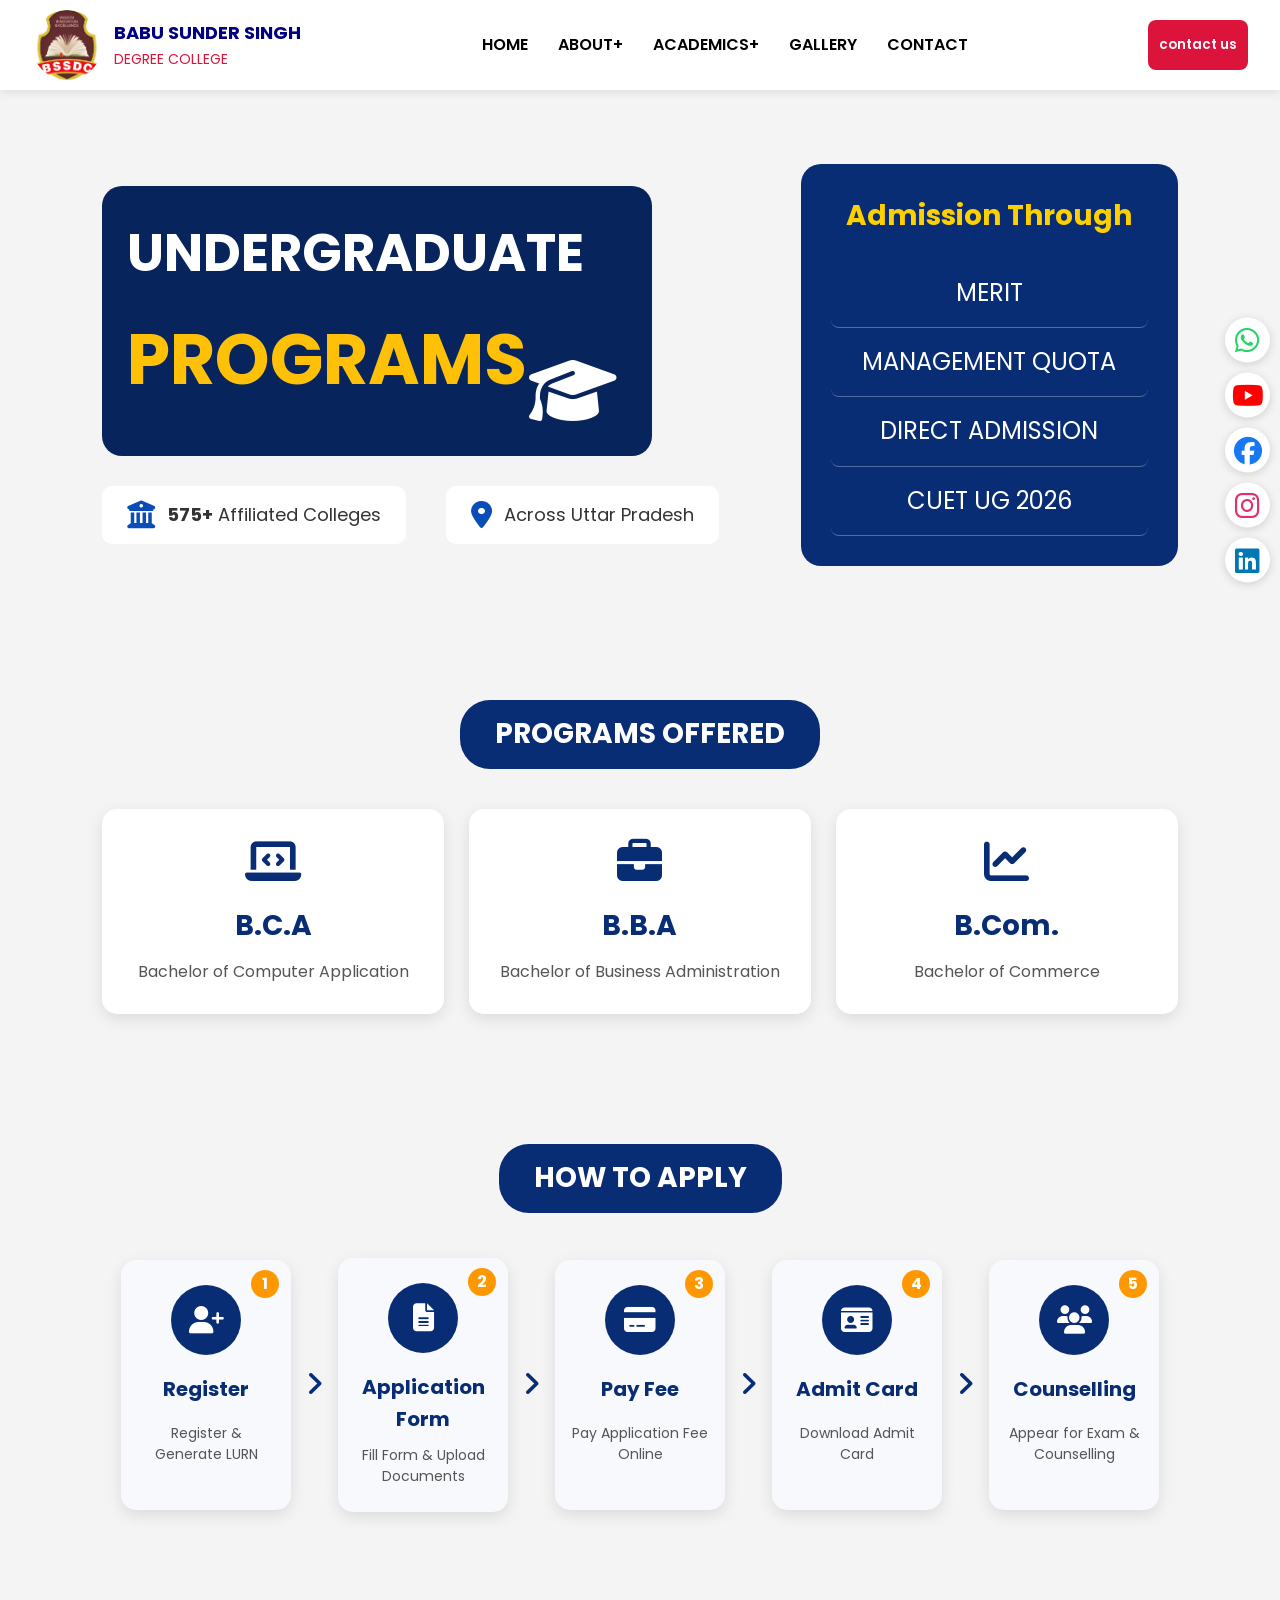
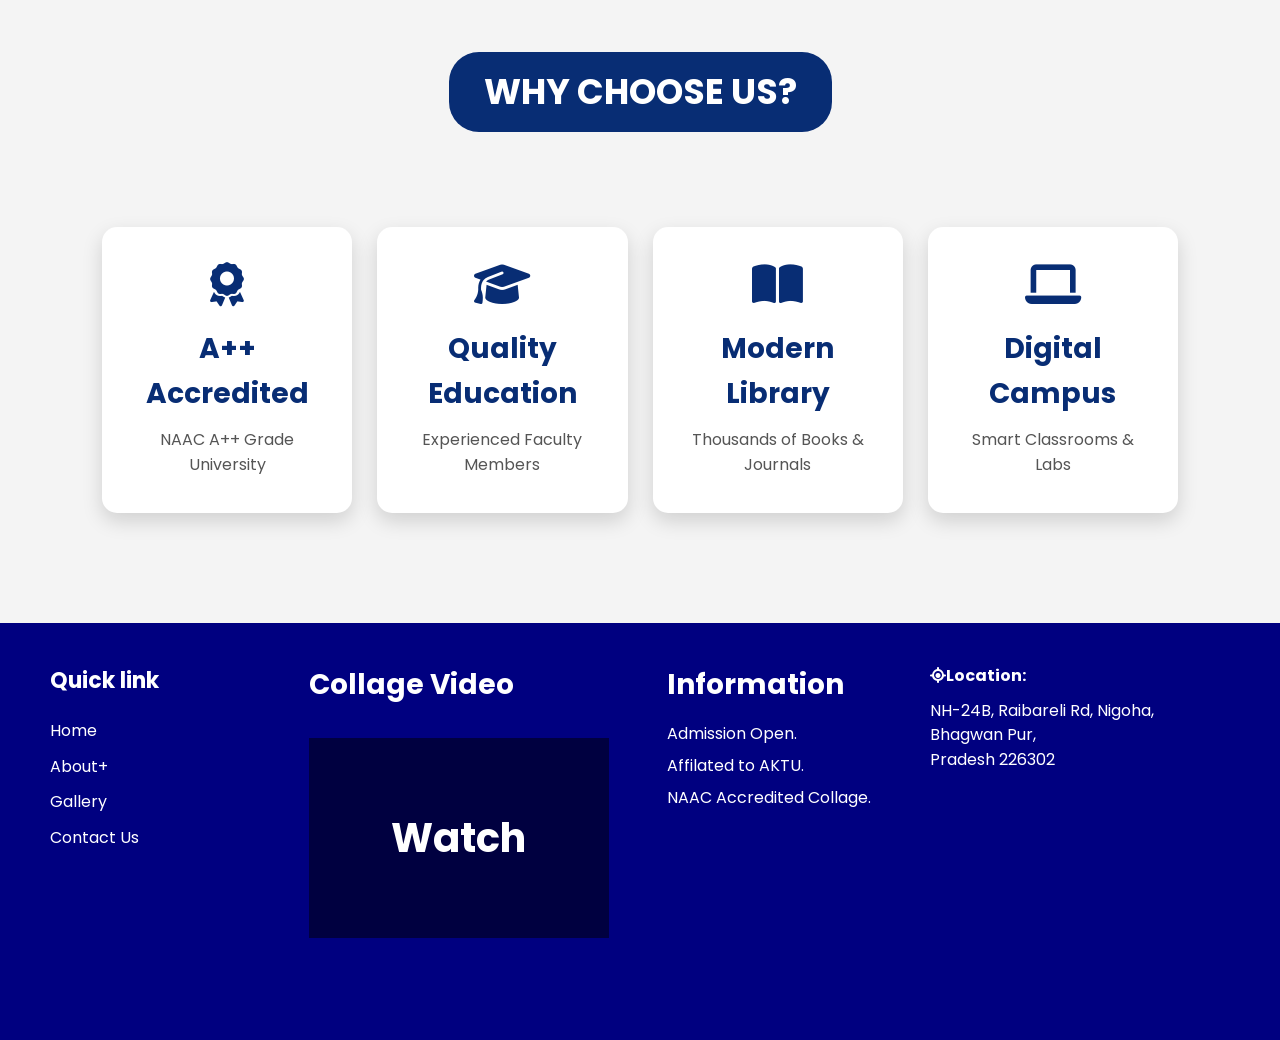
<file: ug.html>
<!DOCTYPE html>
<html lang="en">
<head>
    <meta charset="UTF-8">
    <meta name="viewport" content="width=device-width, initial-scale=1.0">
    <title>Document</title>
      <link rel="stylesheet" href="ug.css">
    <link rel="preconnect" href="https://fonts.googleapis.com">
    <link rel="preconnect" href="https://fonts.gstatic.com" crossorigin>
    <link href="https://fonts.googleapis.com/css2?family=Poppins:wght@300;400;500;600;700;800&display=swap"
        rel="stylesheet">
    <link rel="stylesheet" href="https://cdnjs.cloudflare.com/ajax/libs/font-awesome/6.5.1/css/all.min.css">
</head>
<body>
       <aside class="social-sidebar" aria-label="Social Media Links">
        <a href="https://wa.me/9369152065/" class="social-btn whatsapp" title="whatsapp"><i
                class="fab fa-whatsapp"></i></a>
        <a href="https://www.youtube.com/" class="social-btn youtube" title="youtube"><i class="fab fa-youtube"></i></a>
        <a href="https://www.facebook.com/index.php/" class="social-btn facebook" title="facebook"><i
                class="fab fa-facebook"></i></a>
        <a href="https://www.instagram.com/satyamverma9669/" class="social-btn instagram" title="instagram"><i
                class="fab fa-instagram"></i></a>
        <a href="https://www.linkedin.com/feed/" class="social-btn linkedin" title="linkedin"><i
                class="fab fa-linkedin"></i></a>
    </aside>

    <!-- header start here  -->
    <header class="header">
        <input type="checkbox" id="nav-toggle" class="nav-toggle" hidden>
        <div class="header-inner">
            <div class="nav"> <a href="index.html" class="logo" class="toggle">
                    <span class="logo-icon"><i><img src="bssdc logo.jpg" alt="logo"></i></span>
                    <span class="logo-text">
                        <strong>BABU SUNDER SINGH </strong>
                        <small> DEGREE COLLEGE</small>
                    </span>

                </a>
            </div>

            <nav class="menu">
                <ul class="nav-menu">
                    <li><a href="index.html" class="nav-link">HOME</a></li>
                    <li class="has-dropdown">
                        <span class="nav-link dropdown-btn">ABOUT<span class="plus">+</span></span>
                        <ul class="dropdown">
                            <li><a href="about.html">ABOUT US</a></li>
                            <li><a href="why_choose.html">WHY CHOOSE</a></li>
                            <!-- <li><a href="faculty.html">OUR FACULTY</a></li> -->
                        </ul>
                    </li>
                    <li class="has-dropdown">
                        <span class="nav-link dropdown-btn">ACADEMICS<span class="plus">+</span></span>
                        <ul class="dropdown" style="list-style-type: none;">
                            <li><a href="ug.html">UNDERGRADUATE</a></li>
                            <li><a href="pg.html">POSTGRADUATE</a></li>
                            <!-- <li><a href="dip-cour.html">DIPLOMA COURSE</a></li> -->
                            <!-- <li><a href="certificate.html">CERTIFICATE COURSE</a></li> -->
                        </ul>
                    </li>
                    <!-- <li><a href="campus.html" class="nav-link">CAMPUS</a></li> -->
                    <li><a href="gallery.html" class="nav-link">GALLERY</a></li>
                    <li><a href="contact.html" class="nav-link">CONTACT</a></li>
                    </li>
                </ul>
            </nav>
            <button class="phone-btn" style="width:100px; height:50px; ">contact us</button>

            <label for="nav-toggle" class="menu-toggle" aria-label="toggle menu">
                <span></span>
                <span></span>
                <span></span>
            </label>
        </div>
    </header>
      <section class="hero">

    <div class="hero-left">

        <div class="title-box">
            <h3>UNDERGRADUATE</h3>
            <h4>PROGRAMS</h4>
            <i class="fa-solid fa-graduation-cap"></i>
        </div>

        <div class="hero-info">

            <div class="info">
                <i class="fa-solid fa-building-columns"></i>
                <span><b>575+</b> Affiliated Colleges</span>
            </div>

            <div class="info">
                <i class="fa-solid fa-location-dot"></i>
                <span>Across Uttar Pradesh</span>
            </div>

        </div>

    </div>

    <div class="hero-right">

        <div class="admission-box">

            <h3>Admission Through</h3>

            <ul>
                <li>MERIT</li>
                <li>MANAGEMENT QUOTA</li>
                <li>DIRECT ADMISSION</li>
                <li>CUET UG 2026</li>
            </ul>

        </div>

    </div>

</section>
  <section class="programs">

    <div class="program-heading">
        <h2>PROGRAMS OFFERED</h2>
    </div>

    <div class="program-container">

        <div class="program-card">
            <i class="fa-solid fa-laptop-code"></i>
            <h3>B.C.A</h3>
            <p>Bachelor of Computer Application</p>
        </div> 

        <div class="program-card">
            <i class="fa-solid fa-briefcase"></i>
            <h3>B.B.A</h3>
            <p>Bachelor of Business Administration</p>
        </div>

        <div class="program-card">
            <i class="fa-solid fa-chart-line"></i>
            <h3>B.Com.</h3>
            <p> Bachelor of Commerce </p>
        </div>
    </div>

</section>
  <section class="apply">

    <div class="apply-title">
        <h2>HOW TO APPLY</h2>
    </div>

    <div class="apply-container">

        <div class="step">
            <div class="icon">
                <i class="fa-solid fa-user-plus"></i>
            </div>
            <span class="number">1</span>
            <h3>Register</h3><pre><h3></h3></pre>
            <p>Register & Generate LURN</p>
            <pre> </pre>
        </div>

        <div class="arrow">
            <i class="fa-solid fa-angle-right"></i>
        </div>

        <div class="step">
            <div class="icon">
                <i class="fa-solid fa-file-lines"></i>
            </div>
            <span class="number">2</span>
            <h3>Application Form</h3>
            <p>Fill Form & Upload Documents</p>
        </div>

        <div class="arrow">
            <i class="fa-solid fa-angle-right"></i>
        </div>

        <div class="step">
            <div class="icon">
                <i class="fa-solid fa-credit-card"></i>
            </div>
            <span class="number">3</span>
            <h3>Pay Fee</h3><pre><h3></h3></pre>
            <p>Pay Application Fee Online</p>
              <pre> </pre>
        </div>

        <div class="arrow">
            <i class="fa-solid fa-angle-right"></i>
        </div>

        <div class="step">
            <div class="icon">
                <i class="fa-solid fa-id-card"></i>
            </div>
            <span class="number">4</span>
            <h3>Admit Card</h3><pre><h3></h3></pre>
            <p>Download Admit Card</p>
              <pre> </pre>
        </div>

        <div class="arrow">
            <i class="fa-solid fa-angle-right"></i>
        </div>

        <div class="step">
            <div class="icon">
                <i class="fa-solid fa-users"></i>
            </div>
            <span class="number">5</span>
            <h3>Counselling</h3><pre><h3></h3></pre>
            <p>Appear for Exam & Counselling</p>
              <pre> </pre>
        </div>

    </div>

</section>
  <section class="features">
    <div class="apply-title">
        <h2>WHY CHOOSE US?</h2>
    </div>

    <div class="feature-container">

        <div class="feature-box">
            <i class="fa-solid fa-award"></i>
            <h3>A++ Accredited</h3>
            <p>NAAC A++ Grade University</p>
        </div>

        <div class="feature-box">
            <i class="fa-solid fa-graduation-cap"></i>
            <h3>Quality Education</h3>
            <p>Experienced Faculty Members</p>
        </div>

        <div class="feature-box">
            <i class="fa-solid fa-book-open"></i>
            <h3>Modern Library</h3>
            <p>Thousands of Books & Journals</p>
        </div>

        <div class="feature-box">
            <i class="fa-solid fa-laptop"></i>
            <h3>Digital Campus</h3>
            <p>Smart Classrooms & Labs</p>
        </div>

    </div>

</section>


          <footer>
        <div id="footer">
            <div class="menu-2">
                <h3 >Quick link</h3>
                <nav>
                <a href="index.html">Home</a> 
                <a href="about.html">About+</a> 
                <!-- <a href="acadmics.html">Acadmics+</a> 
                <a href="campus.html">Campus</a>  -->
                <a href="gallery.html">Gallery</a> 
                <a href="contact.html">Contact Us</a>
            </nav>
            </div>
            <div><h3 style=" margin-bottom: 30px;">Collage Video</h3>
            <div class="stack-2">
         <div class="sqq b-footer">
                <iframe width="300" height="200" src="https://www.youtube.com/embed/J-0xAIC3eCE?si=Q4duw6nRzEl2LNeR" title="YouTube video player" frameborder="0" allow="accelerometer; autoplay; clipboard-write; encrypted-media; gyroscope; picture-in-picture; web-share" referrerpolicy="strict-origin-when-cross-origin" allowfullscreen></iframe>
         </div>
        <div class="sqq f-footer">Watch</div>
    </div></div>
    <div><h3 style="margin-bottom: 10px;">Information</h3>
            <div class="information">
                <p>Admission Open.</p>
                <p>Affilated to AKTU.</p>
                <p>NAAC Accredited Collage.</p>
            </div></div>
            <div class="location" style="margin-bottom: 10px;">
                <i class="fa-solid fa-location"></i><b>Location:</b><p>NH-24B, Raibareli Rd, Nigoha, Bhagwan Pur, </p> Pradesh 226302</p>
                <iframe src="https://www.google.com/maps/embed?pb=!1m18!1m12!1m3!1d3568.9525162698533!2d81.04505628579827!3d26.553793290183542!2m3!1f0!2f0!3f0!3m2!1i1024!2i768!4f13.1!3m3!1m2!1s0x399bedaac0000001%3A0xa933fde100e0690!2sBabu%20Sunder%20Singh%20Institute%20Of%20Technology%20And%20Management!5e0!3m2!1sen!2sin!4v1784222149881!5m2!1sen!2sin" width="300" height="200" style="border:0;" allowfullscreen="" loading="lazy" referrerpolicy="strict-origin-when-cross-origin"></iframe>
            </div>
        </div>
    </footer>
</body>
</html>
</file>
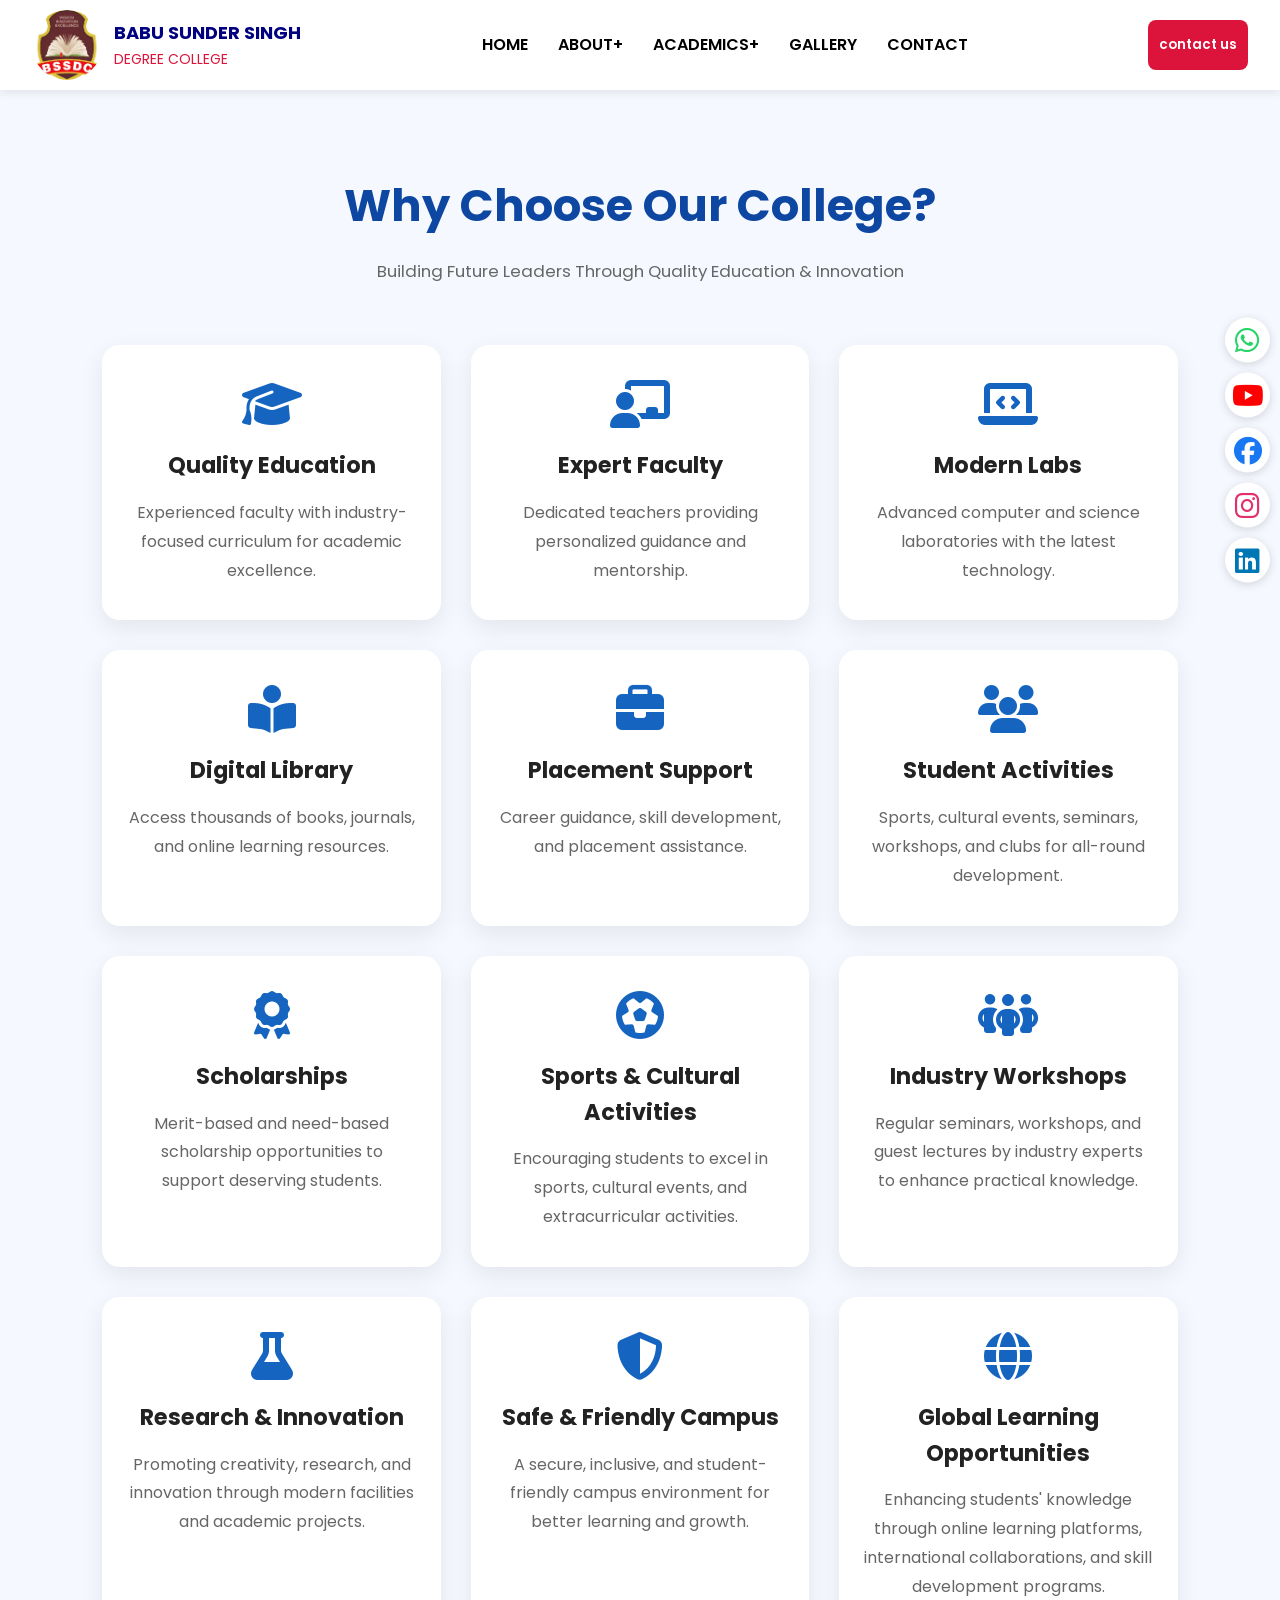
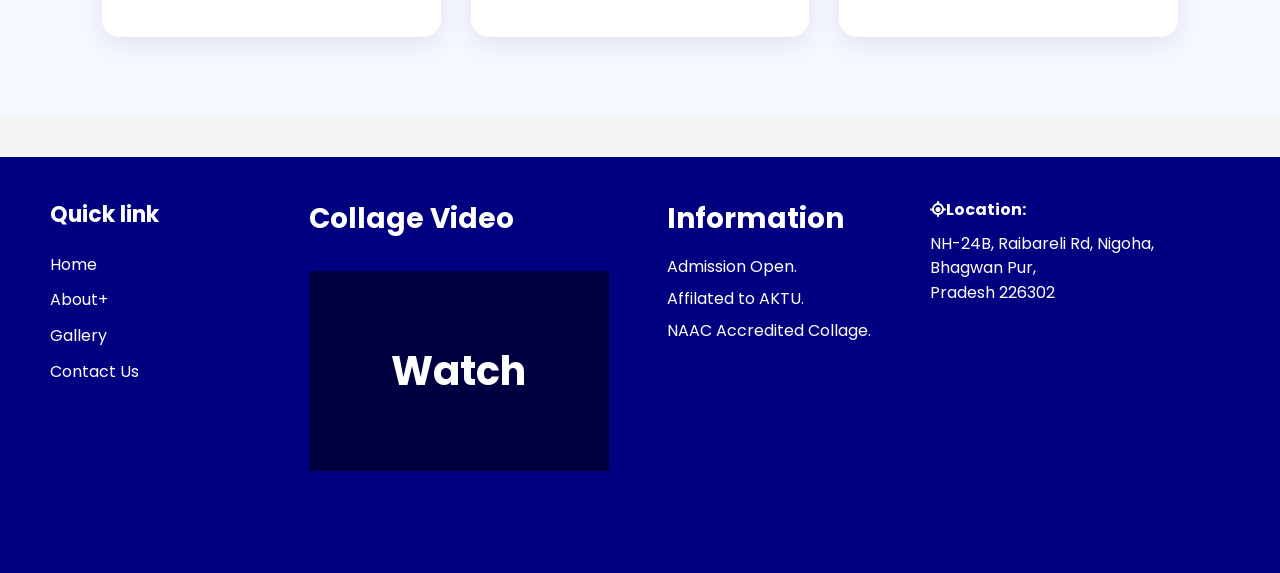
<file: why_choose.html>
<!DOCTYPE html>
<html lang="en">

<head>
    <meta charset="UTF-8">
    <meta name="viewport" content="width=device-width, initial-scale=1.0">
    <title>Document</title>
    <link rel="stylesheet" href="why_choose.css">
    <link rel="preconnect" href="https://fonts.googleapis.com">
    <link rel="preconnect" href="https://fonts.gstatic.com" crossorigin>
    <link href="https://fonts.googleapis.com/css2?family=Poppins:wght@300;400;500;600;700;800&display=swap"
        rel="stylesheet">
    <link rel="stylesheet" href="https://cdnjs.cloudflare.com/ajax/libs/font-awesome/6.5.1/css/all.min.css">
</head>

<body>
    <aside class="social-sidebar" aria-label="Social Media Links">
        <a href="https://wa.me/9369152065/" class="social-btn whatsapp" title="whatsapp"><i
                class="fab fa-whatsapp"></i></a>
        <a href="https://www.youtube.com/" class="social-btn youtube" title="youtube"><i class="fab fa-youtube"></i></a>
        <a href="https://www.facebook.com/index.php/" class="social-btn facebook" title="facebook"><i
                class="fab fa-facebook"></i></a>
        <a href="https://www.instagram.com/satyamverma9669/" class="social-btn instagram" title="instagram"><i
                class="fab fa-instagram"></i></a>
        <a href="https://www.linkedin.com/feed/" class="social-btn linkedin" title="linkedin"><i
                class="fab fa-linkedin"></i></a>
    </aside>

    <!-- header start here  -->
    <header class="header">
        <input type="checkbox" id="nav-toggle" class="nav-toggle" hidden>
        <div class="header-inner">
            <div class="nav"> <a href="index.html" class="logo" class="toggle">
                    <span class="logo-icon"><i><img src="bssdc logo.jpg" alt="logo"></i></span>
                    <span class="logo-text">
                        <strong>BABU SUNDER SINGH </strong>
                        <small> DEGREE COLLEGE</small>
                    </span>

                </a>
            </div>

            <nav class="menu">
                <ul class="nav-menu">
                    <li><a href="index.html" class="nav-link">HOME</a></li>
                    <li class="has-dropdown">
                        <span class="nav-link dropdown-btn">ABOUT<span class="plus">+</span></span>
                        <ul class="dropdown">
                            <li><a href="about.html">ABOUT US</a></li>
                            <li><a href="why_choose.html">WHY CHOOSE</a></li>
                            <!-- <li><a href="faculty.html">OUR FACULTY</a></li> -->
                        </ul>
                    </li>
                    <li class="has-dropdown">
                        <span class="nav-link dropdown-btn">ACADEMICS<span class="plus">+</span></span>
                        <ul class="dropdown" style="list-style-type: none;">
                            <li><a href="ug.html">UNDERGRADUATE</a></li>
                            <li><a href="pg.html">POSTGRADUATE</a></li>
                            <!-- <li><a href="dip-cour.html">DIPLOMA COURSE</a></li> -->
                            <!-- <li><a href="certificate.html">CERTIFICATE COURSE</a></li> -->
                        </ul>
                    </li>
                    <!-- <li><a href="campus.html" class="nav-link">CAMPUS</a></li> -->
                    <li><a href="gallery.html" class="nav-link">GALLERY</a></li>
                    <li><a href="contact.html" class="nav-link">CONTACT</a></li>
                    </li>
                </ul>
            </nav>
            <button class="phone-btn" style="width:100px; height:50px; ">contact us</button>

            <label for="nav-toggle" class="menu-toggle" aria-label="toggle menu">
                <span></span>
                <span></span>
                <span></span>
            </label>
        </div>
    </header>

    <section class="why-choose">
        <div class="container">
            <div class="section-title">
                <h2>Why Choose Our College?</h2>
                <p>Building Future Leaders Through Quality Education & Innovation</p>
            </div>

            <div class="choose-grid">

                <div class="card">
                    <i class="fa-solid fa-graduation-cap"></i>
                    <h3>Quality Education</h3>
                    <p>Experienced faculty with industry-focused curriculum for academic excellence.</p>
                </div>

                <div class="card">
                    <i class="fa-solid fa-chalkboard-user"></i>
                    <h3>Expert Faculty</h3>
                    <p>Dedicated teachers providing personalized guidance and mentorship.</p>
                </div>

                <div class="card">
                    <i class="fa-solid fa-laptop-code"></i>
                    <h3>Modern Labs</h3>
                    <p>Advanced computer and science laboratories with the latest technology.</p>
                </div>

                <div class="card">
                    <i class="fa-solid fa-book-open-reader"></i>
                    <h3>Digital Library</h3>
                    <p>Access thousands of books, journals, and online learning resources.</p>
                </div>

                <div class="card">
                    <i class="fa-solid fa-briefcase"></i>
                    <h3>Placement Support</h3>
                    <p>Career guidance, skill development, and placement assistance.</p>
                </div>

                <div class="card">
                    <i class="fa-solid fa-users"></i>
                    <h3>Student Activities</h3>
                    <p>Sports, cultural events, seminars, workshops, and clubs for all-round development.</p>
                </div>


                <div class="card">
                    <i class="fa-solid fa-award"></i>
                    <h3>Scholarships</h3>
                    <p>Merit-based and need-based scholarship opportunities to support deserving students.</p>
                </div>

                <div class="card">
                    <i class="fa-solid fa-futbol"></i>
                    <h3>Sports & Cultural Activities</h3>
                    <p>Encouraging students to excel in sports, cultural events, and extracurricular activities.</p>
                </div>

                <div class="card">
                    <i class="fa-solid fa-people-group"></i>
                    <h3>Industry Workshops</h3>
                    <p>Regular seminars, workshops, and guest lectures by industry experts to enhance practical
                        knowledge.</p>
                </div>

                <div class="card">
                    <i class="fa-solid fa-flask"></i>
                    <h3>Research & Innovation</h3>
                    <p>Promoting creativity, research, and innovation through modern facilities and academic projects.
                    </p>
                </div>

                <div class="card">
                    <i class="fa-solid fa-shield-halved"></i>
                    <h3>Safe & Friendly Campus</h3>
                    <p>A secure, inclusive, and student-friendly campus environment for better learning and growth.</p>
                </div>

                <div class="card">
                    <i class="fa-solid fa-globe"></i>
                    <h3>Global Learning Opportunities</h3>
                    <p>Enhancing students' knowledge through online learning platforms, international collaborations,
                        and skill development programs.</p>
                </div>

            </div>
        </div>
    </section>

    <footer>
        <div id="footer">
            <div class="menu-2">
                <h3>Quick link</h3>
                <nav>
                    <a href="index.html">Home</a>
                    <a href="about.html">About+</a>
                    <!-- <a href="acadmics.html">Acadmics+</a> 
                <a href="campus.html">Campus</a>  -->
                    <a href="gallery.html">Gallery</a>
                    <a href="contact.html">Contact Us</a>
                </nav>
            </div>
            <div>
                <h3 style=" margin-bottom: 30px;">Collage Video</h3>
                <div class="stack-2">
                    <div class="sqq b-footer">
                        <iframe width="300" height="200"
                            src="https://www.youtube.com/embed/J-0xAIC3eCE?si=Q4duw6nRzEl2LNeR"
                            title="YouTube video player" frameborder="0"
                            allow="accelerometer; autoplay; clipboard-write; encrypted-media; gyroscope; picture-in-picture; web-share"
                            referrerpolicy="strict-origin-when-cross-origin" allowfullscreen></iframe>
                    </div>
                    <div class="sqq f-footer">Watch</div>
                </div>
            </div>
            <div>
                <h3 style="margin-bottom: 10px;">Information</h3>
                <div class="information">
                    <p>Admission Open.</p>
                    <p>Affilated to AKTU.</p>
                    <p>NAAC Accredited Collage.</p>
                </div>
            </div>
            <div class="location" style="margin-bottom: 10px;">
                <i class="fa-solid fa-location"></i><b>Location:</b>
                <p>NH-24B, Raibareli Rd, Nigoha, Bhagwan Pur, </p> Pradesh 226302</p>
                <iframe
                    src="https://www.google.com/maps/embed?pb=!1m18!1m12!1m3!1d3568.9525162698533!2d81.04505628579827!3d26.553793290183542!2m3!1f0!2f0!3f0!3m2!1i1024!2i768!4f13.1!3m3!1m2!1s0x399bedaac0000001%3A0xa933fde100e0690!2sBabu%20Sunder%20Singh%20Institute%20Of%20Technology%20And%20Management!5e0!3m2!1sen!2sin!4v1784222149881!5m2!1sen!2sin"
                    width="300" height="200" style="border:0;" allowfullscreen="" loading="lazy"
                    referrerpolicy="strict-origin-when-cross-origin"></iframe>
            </div>
        </div>
    </footer>
</body>

</html>
</file>
<file: about.css>
*{
margin:0;
padding:0;
box-sizing:border-box;
}

body{
width:100%;
min-height:100vh;
font-family:"Poppins",sans-serif;
background-color:#f4f4f4;
color:#333;
overflow-x:hidden;
line-height:1.6;
}

img{
max-width:100%;
display:block;
}

a{
text-decoration:none;
}

ul{
list-style:none;
}

button{
border:none;
outline:none;
cursor:pointer;
font-family:"Poppins",sans-serif;
}

input,textarea{
outline:none;
border:none;
font-family:"Poppins",sans-serif;
}

h1{
font-size:50px;
}

h2{
font-size:40px;
}

h3{
font-size:28px;
}

p{
font-size:16px;
}

section{
width:100%;
padding:60px 0;
}

/* =====================================
GLOBAL MEDIA QUERY
===================================== */

@media(max-width:768px){

body{
    overflow-x:hidden;
}

h1{
    font-size:32px;
}

h2{
    font-size:28px;
}

h3{
    font-size:22px;
}

p{
    font-size:15px;
}

section{
    padding:40px 0;
}

}
/* =====================================
SOCIAL SIDEBAR
===================================== */

.social-sidebar{
position:fixed;
top:50%;
right:10px;
transform:translateY(-50%);
display:flex;
flex-direction:column;
gap:10px;
z-index:999;
}

.social-btn{
width:45px;
height:45px;
background-color:#ffffff;
border-radius:50%;
display:flex;
justify-content:center;
align-items:center;
text-decoration:none;
box-shadow:0 2px 10px rgba(0,0,0,0.15);
transition:0.3s;
}

.social-btn:hover{
transform:scale(1.1);
}

.social-btn i{
font-size:28px;
}

.whatsapp{
color:#25D366;
}

.youtube{
color:#FF0000;
}

.facebook{
color:#1877F2;
}

.instagram{
color:#E1306C;
}

.linkedin{
color:#0077B5;
}

/* =====================================
SOCIAL SIDEBAR MEDIA QUERY
===================================== */

@media(max-width:768px){

.social-sidebar{
    right:5px;
    gap:8px;
}

.social-btn{
    width:40px;
    height:40px;
}

.social-btn i{
    font-size:24px;
}
}

/* =====================================
HEADER SECTION
===================================== */

.header{
width:100%;
min-height:90px;
background-color:#ffffff;
position:sticky;
top:0;
left:0;
z-index:100;
box-shadow:0 2px 10px rgba(0,0,0,0.1);
}

.header-inner{
width:95%;
min-height:90px;
margin:auto;
display:flex;
justify-content:space-between;
align-items:center;
}

/* LOGO */

.logo{
display:flex;
align-items:center;
gap:12px;
text-decoration:none;
}

.logo img{
width:70px;
height:70px;
border-radius:50%;
object-fit:cover;
}

.logo-text{
display:flex;
flex-direction:column;
}

.logo-text strong{
font-size:18px;
color:navy;
}

.logo-text small{
font-size:14px;
color:crimson;
}

/* NAVIGATION */

.nav-menu{
display:flex;
align-items:center;
gap:30px;
text-decoration: none;
}

.nav-link{
color:#000;
font-size:16px;
font-weight:600;
transition:0.3s;
}

.nav-link:hover{
color:crimson;
}

/* DROPDOWN */

.nav-menu li{
position:relative;
}

.dropdown{
display:none;
position:absolute;
top:100%;
left:0;
width:220px;
background-color:#ffffff;
box-shadow:0 5px 15px rgba(0,0,0,0.1);
}

.dropdown li{
padding:12px;
}

.dropdown li:hover{
background:#f5f5f5;
}

.has-dropdown:hover .dropdown{
display:block;
}

/* BUTTON */

.phone-btn{
width:120px;
height:45px;
background-color:crimson;
color:#ffffff;
border-radius:8px;
font-weight:600;
transition:0.3s;
}

.phone-btn:hover{
background-color:navy;
}

/* HAMBURGER MENU */
/* checkbox hide */

.nav-toggle{
    display:none;
}


/* hamburger */

.menu-toggle{
    display:none;
    width:30px;
    height:25px;
    position:relative;
    cursor:pointer;
}

.menu-toggle span{
    position:absolute;
    width:100%;
    height:3px;
    background:black;
    border-radius:5px;
    transition:.4s;
}

.menu-toggle span:nth-child(1){
    top:0;
}

.menu-toggle span:nth-child(2){
    top:10px;
}

.menu-toggle span:nth-child(3){
    top:20px;
}

/* =====================================
HEADER MEDIA QUERY
===================================== */

@media(max-width:768px){

.header{
    min-height:80px;
}

.header-inner{
    width:100%;
    padding:0 15px;
}

.logo img{
    width:55px;
    height:55px;
}

.logo-text strong{
    font-size:15px;
}

.logo-text small{
    font-size:12px;
}

.menu-toggle{
    display:block;
}

.menu{
    position:absolute;
    top:80px;
    left:-100%;
    width:100%;
    background-color:#ffffff;
    transition:0.4s;
}

.nav-menu{
    flex-direction:column;
    align-items:flex-start;
    gap:15px;
    padding:20px;
}

.nav-link{
    width:100%;
}

.dropdown{
    position:static;
    width:100%;
    box-shadow:none;
}

.phone-btn{
    display:none;
}

.menu-toggle{
    display:block;
    text-align: center;
}

/* menu */

.menu{
    position:absolute;
    top:90px;
    left:-100%;
    width:100%;
    background:white;
    transition:.4s;
    text-align: center;
}

.nav-menu{
    flex-direction:column;
    align-items:flex-start;
    padding:20px;
    text-align: center;
}

.nav-menu li{
    width:100%;
    text-align: center;
}

.nav-link{
    display:block;
    text-align:left;
    padding:10px;
    text-align: center;
}

/* open menu */

#nav-toggle:checked ~ .header-inner .menu{
   left:0;
}

/* line to cross */

#nav-toggle:checked ~ .header-inner .menu-toggle span:nth-child(1){
    transform:rotate(45deg);
    top:10px;
}

#nav-toggle:checked ~ .header-inner .menu-toggle span:nth-child(2){
    opacity:0;
}

#nav-toggle:checked ~ .header-inner .menu-toggle span:nth-child(3){
    transform:rotate(-45deg);
    top:10px;
}
}

/* ================= HERO SECTION ================= */

.hero {
    width: 100%;
    min-height: 350px;
    /* background: url("image/drown.jpeg") center center/cover no-repeat; */
    position: relative;
    display: flex;
    /* justify-content: center; */
    align-items: center;
    overflow: hidden;
}

.hero::before {
    content: "";
    position: absolute;
    inset: 0;
    background: rgba(0, 0, 0, 0.55);
}

.banner-video{
    position:absolute;
    top:0;
    left:0;
    width:100%;
    height:100%;
    object-fit:cover;
}


.overlay {
    position: relative;
    z-index: 2;
    text-align: center;
    color: #fff;
    padding: 20px;
}

.overlay h1 {
    font-family: "Poppins", sans-serif;
    font-size: 50px;
    font-weight: 700;
    margin-bottom: 15px;
    letter-spacing: 2px;
}

.overlay p {
    font-size: 22px;
    font-weight: 400;
    letter-spacing: 1px;
}


/* ================= HERO RESPONSIVE ================= */

@media (max-width:992px) {
    .hero {
        min-height: 380px;
    }

    .overlay h1 {
        font-size: 40px;
    }

    .overlay p {
        font-size: 18px;
    }
}

@media (max-width:768px) {
    .hero {
        min-height: 320px;
    }

    .overlay h1 {
        font-size: 32px;
    }

    .overlay p {
        font-size: 16px;
    }
}

@media (max-width:480px) {
    .hero {
        min-height: 280px;
    }

    .overlay h1 {
        font-size: 25px;
        line-height: 1.4;
    }

    .overlay p {
        font-size: 14px;
    }
}


/* ================= ABOUT SECTION ================= */

.about {
    width: 100%;
    padding: 30px 8%;
    display: flex;
    justify-content: space-between;
    align-items: center;
    gap: 50px;
    background: #f8f9fc;
    word-wrap:break-word;
}

.about-img {
    width: 45%;
}

.about-img img {
    width: 100%;
    height: 340px;
    object-fit: cover;
    border-radius: 20px;
    box-shadow: 0 10px 30px rgba(0,0,0,0.15);
    transition: 0.4s;
}

.about-img img:hover {
    transform: scale(1.03);
}

.about-text {
    width: 55%;
}

.about-text h2 {
    font-family: "Poppins", sans-serif;
    font-size: 42px;
    color: #07245d;
    margin-bottom: 25px;
    position: relative;
}

.about-text h2::after {
    content: "";
    width: 90px;
    height: 4px;
    background: #ff9800;
    position: absolute;
    left: 0;
    bottom: -10px;
}

.about-text p {
    font-size: 17px;
    line-height: 1.9;
    color: #555;
    text-align: justify;
}


/* ================= ABOUT RESPONSIVE ================= */

@media (max-width:992px) {

    .about {
        padding: 60px 6%;
        gap: 30px;
    }

    .about-text h2 {
        font-size: 34px;
    }

    .about-text p {
        font-size: 16px;
    }

    .about-img img {
        height: 380px;
    }
}

@media (max-width:768px) {

    .about {
        flex-direction: column;
        text-align: center;
    }

    .about-img,
    .about-text {
        width: 100%;
    }

    .about-text h2::after {
        left: 50%;
        transform: translateX(-50%);
    }

    .about-img img {
        height: 350px;
    }

    .about-text h2 {
        font-size: 30px;
    }

    .about-text p {
        text-align: justify;
    }
}

@media (max-width:480px) {

    .about {
        padding: 50px 5%;
    }

    .about-img img {
        height: 280px;
    }

    .about-text h2 {
        font-size: 26px;
    }

    .about-text p {
        font-size: 14px;
        line-height: 1.7;
    }
}

/* =====================================================
                    FOOTER SECTION
===================================================== */

footer{
    width:100%;
    background:navy;
    color:white;
    margin-top:40px;
}

/* FOOTER MAIN */

#footer{
    width:100%;
    display:flex;
    flex-wrap:wrap;
    justify-content:space-between;
    gap:30px;
    padding:40px 50px;
}

/* QUICK LINK */

.menu-2{
    width:200px;
}

.menu-2 h3{
    font-size:22px;
    margin-bottom:20px;
}

.menu-2 nav{
    display:flex;
    flex-direction:column;
    gap:10px;
}

.menu-2 a{
    text-decoration:none;
    color:white;
    font-size:16px;
    transition:.3s;
}

.menu-2 a:hover{
    color:#ffb300;
    padding-left:8px;
}

/* VIDEO SECTION */

.stack-2{
    position:relative;
    width:300px;
    height:200px;
}

.sqq{
    position:absolute;
    width:300px;
    height:200px;
    display:flex;
    justify-content:center;
    align-items:center;
}

.b-footer iframe{
    width:300px;
    height:200px;
    border-radius:10px;
}

.f-footer{
    background:rgba(0,0,0,.5);
    font-size:40px;
    font-weight:bold;
    color:white;
    z-index:2;
}

/* INFORMATION */

.information{
    line-height:2;
    font-size:16px;
}

/* LOCATION */

.location{
    width:300px;
}

.location p{
    margin-top:10px;
    line-height:1.5;
}

.location iframe{
    width:300px;
    height:200px;
    border-radius:10px;
    border:none;
}

/* =====================================================
                    FOOTER MEDIA
===================================================== */

@media(max-width:768px){

    footer{
        margin-top:20px;
    }

    #footer{
        flex-direction:column;
        align-items:center;
        text-align:center;
        padding:30px 20px;
    }

    .menu-2{
        width:100%;
    }

    .menu-2 nav{
        align-items:center;
    }

    .stack-2{
        width:100%;
        height:auto;
    }

    .sqq{
        position:relative;
        width:100%;
        height:auto;
    }

    .b-footer iframe{
        width:100%;
        height:220px;
    }

    .f-footer{
        display:none;
    }

    .information{
        font-size:15px;
    }

    .location{
        width:100%;
    }

    .location iframe{
        width:100%;
        height:220px;
    }
}
</file>
<file: confirmation.css>
/* ===========================
   Global CSS
=========================== */

*{
    margin:0;
    padding:0;
    box-sizing:border-box;
    font-family:Arial, Helvetica, sans-serif;
}

body{
    width:100%;
    min-height:100vh;
    display:flex;
    justify-content:center;
    align-items:center;
    background:linear-gradient(135deg,#0b4ea2,#4e8df5);
    padding:20px;
}

/* ===========================
   Confirmation Box
=========================== */

.box{
    width:550px;
    background:#ffffff;
    text-align:center;
    padding:45px 35px;
    border-radius:15px;
    box-shadow:0 15px 35px rgba(0,0,0,0.2);
}

.icon{
    width:100px;
    height:100px;
    margin:0 auto 20px;
    border-radius:50%;
    background:#28a745;
    color:#fff;
    font-size:60px;
    display:flex;
    justify-content:center;
    align-items:center;
}

h1{
    font-size:36px;
    color:#0b4ea2;
    margin-bottom:15px;
}

p{
    font-size:18px;
    color:#555;
    line-height:30px;
    margin-bottom:35px;
}

a{
    display:inline-block;
    text-decoration:none;
    background:#0b4ea2;
    color:#fff;
    padding:15px 35px;
    border-radius:8px;
    font-size:18px;
    font-weight:600;
    transition:.3s;
}

a:hover{
    background:#083b8a;
    transform:translateY(-3px);
}

/* ===========================
   Responsive CSS
=========================== */

@media(max-width:768px){

    .box{
        width:100%;
        padding:35px 25px;
    }

    .icon{
        width:85px;
        height:85px;
        font-size:50px;
    }

    h1{
        font-size:28px;
    }

    p{
        font-size:16px;
        line-height:26px;
    }

    a{
        width:100%;
        padding:14px;
        font-size:17px;
    }

}

@media(max-width:480px){

    body{
        padding:15px;
    }

    .box{
        padding:30px 18px;
    }

    .icon{
        width:75px;
        height:75px;
        font-size:42px;
    }

    h1{
        font-size:24px;
    }

    p{
        font-size:15px;
        line-height:24px;
    }

    a{
        font-size:16px;
        padding:13px;
    }

}
</file>
<file: contact.css>
/* =====================================
GLOBAL CSS
===================================== */

* {
  margin: 0;
  padding: 0;
  box-sizing: border-box;
}

body {
  width: 100%;
  min-height: 100vh;
  font-family: "Poppins", sans-serif;
  background-color: #f4f4f4;
  color: #333;
  overflow-x: hidden;
  line-height: 1.6;
}

img {
  max-width: 100%;
  display: block;
}

a {
  text-decoration: none;
}

ul {
  list-style: none;
}

button {
  border: none;
  outline: none;
  cursor: pointer;
  font-family: "Poppins", sans-serif;
}

input,
textarea {
  outline: none;
  border: none;
  font-family: "Poppins", sans-serif;
}

h1 {
  font-size: 50px;
}

h2 {
  font-size: 40px;
}

h3 {
  font-size: 28px;
}

p {
  font-size: 16px;
}

section {
  width: 100%;
  padding: 60px 0;
}

/* =====================================
GLOBAL MEDIA QUERY
===================================== */

@media (max-width: 768px) {
  body {
    overflow-x: hidden;
  }

  h1 {
    font-size: 32px;
  }

  h2 {
    font-size: 28px;
  }

  h3 {
    font-size: 22px;
  }

  p {
    font-size: 15px;
  }

  section {
    padding: 40px 0;
  }
}
/* =====================================
SOCIAL SIDEBAR
===================================== */

.social-sidebar {
  position: fixed;
  top: 50%;
  right: 10px;
  transform: translateY(-50%);
  display: flex;
  flex-direction: column;
  gap: 10px;
  z-index: 999;
}

.social-btn {
  width: 45px;
  height: 45px;
  background-color: #ffffff;
  border-radius: 50%;
  display: flex;
  justify-content: center;
  align-items: center;
  text-decoration: none;
  box-shadow: 0 2px 10px rgba(0, 0, 0, 0.15);
  transition: 0.3s;
}

.social-btn:hover {
  transform: scale(1.1);
}

.social-btn i {
  font-size: 28px;
}

.whatsapp {
  color: #25d366;
}

.youtube {
  color: #ff0000;
}

.facebook {
  color: #1877f2;
}

.instagram {
  color: #e1306c;
}

.linkedin {
  color: #0077b5;
}

/* =====================================
SOCIAL SIDEBAR MEDIA QUERY
===================================== */

@media (max-width: 768px) {
  .social-sidebar {
    right: 5px;
    gap: 8px;
  }

  .social-btn {
    width: 40px;
    height: 40px;
  }

  .social-btn i {
    font-size: 24px;
  }
}

/* =====================================
HEADER SECTION
===================================== */

.header {
  width: 100%;
  min-height: 90px;
  background-color: #ffffff;
  position: sticky;
  top: 0;
  left: 0;
  z-index: 100;
  box-shadow: 0 2px 10px rgba(0, 0, 0, 0.1);
}

.header-inner {
  width: 95%;
  min-height: 90px;
  margin: auto;
  display: flex;
  justify-content: space-between;
  align-items: center;
}

/* LOGO */

.logo {
  display: flex;
  align-items: center;
  gap: 12px;
  text-decoration: none;
}

.logo img {
  width: 70px;
  height: 70px;
  border-radius: 50%;
  object-fit: cover;
}

.logo-text {
  display: flex;
  flex-direction: column;
}

.logo-text strong {
  font-size: 18px;
  color: navy;
}

.logo-text small {
  font-size: 14px;
  color: crimson;
}

/* NAVIGATION */

.nav-menu {
  display: flex;
  align-items: center;
  gap: 30px;
  text-decoration: none;
}

.nav-link {
  color: #000;
  font-size: 16px;
  font-weight: 600;
  transition: 0.3s;
}

.nav-link:hover {
  color: crimson;
}

/* DROPDOWN */

.nav-menu li {
  position: relative;
}

.dropdown {
  display: none;
  position: absolute;
  top: 100%;
  left: 0;
  width: 220px;
  background-color: #ffffff;
  box-shadow: 0 5px 15px rgba(0, 0, 0, 0.1);
}

.dropdown li {
  padding: 12px;
}

.dropdown li:hover {
  background: #f5f5f5;
}

.has-dropdown:hover .dropdown {
  display: block;
}

/* BUTTON */

.phone-btn {
  width: 120px;
  height: 45px;
  background-color: crimson;
  color: #ffffff;
  border-radius: 8px;
  font-weight: 600;
  transition: 0.3s;
}

.phone-btn:hover {
  background-color: navy;
}

/* HAMBURGER MENU */
/* checkbox hide */

.nav-toggle {
  display: none;
}

/* hamburger */

.menu-toggle {
  display: none;
  width: 30px;
  height: 25px;
  position: relative;
  cursor: pointer;
}

.menu-toggle span {
  position: absolute;
  width: 100%;
  height: 3px;
  background: black;
  border-radius: 5px;
  transition: 0.4s;
}

.menu-toggle span:nth-child(1) {
  top: 0;
}

.menu-toggle span:nth-child(2) {
  top: 10px;
}

.menu-toggle span:nth-child(3) {
  top: 20px;
}

/* =====================================
HEADER MEDIA QUERY
===================================== */

@media (max-width: 768px) {
  .header {
    min-height: 80px;
  }

  .header-inner {
    width: 100%;
    padding: 0 15px;
  }

  .logo img {
    width: 55px;
    height: 55px;
  }

  .logo-text strong {
    font-size: 15px;
  }

  .logo-text small {
    font-size: 12px;
  }

  .menu-toggle {
    display: block;
  }

  .menu {
    position: absolute;
    top: 80px;
    left: -100%;
    width: 100%;
    background-color: #ffffff;
    transition: 0.4s;
  }

  .nav-menu {
    flex-direction: column;
    align-items: flex-start;
    gap: 15px;
    padding: 20px;
  }

  .nav-link {
    width: 100%;
  }

  .dropdown {
    position: static;
    width: 100%;
    box-shadow: none;
  }

  .phone-btn {
    display: none;
  }

  .menu-toggle {
    display: block;
    text-align: center;
  }

  /* menu */

  .menu {
    position: absolute;
    top: 90px;
    left: -100%;
    width: 100%;
    background: white;
    transition: 0.4s;
    text-align: center;
  }

  .nav-menu {
    flex-direction: column;
    align-items: flex-start;
    padding: 20px;
    text-align: center;
  }

  .nav-menu li {
    width: 100%;
    text-align: center;
  }

  .nav-link {
    display: block;
    text-align: left;
    padding: 10px;
    text-align: center;
  }

  /* open menu */

  #nav-toggle:checked ~ .header-inner .menu {
    left: 0;
  }

  /* line to cross */

  #nav-toggle:checked ~ .header-inner .menu-toggle span:nth-child(1) {
    transform: rotate(45deg);
    top: 10px;
  }

  #nav-toggle:checked ~ .header-inner .menu-toggle span:nth-child(2) {
    opacity: 0;
  }

  #nav-toggle:checked ~ .header-inner .menu-toggle span:nth-child(3) {
    transform: rotate(-45deg);
    top: 10px;
  }
}

/* ===== Banner ===== */
.contact-banner {
  position: relative;
  width: 100%;
  height: 350px;
  overflow: hidden;
  display: flex;
  align-items: center;
  /* justify-content:center; */
}

.banner-video {
  position: absolute;
  top: 0;
  left: 0;
  width: 100%;
  height: 100%;
  object-fit: cover;
}

.contact-banner::before {
  content: "";
  position: absolute;
  top: 0;
  left: 0;
  width: 100%;
  height: 100%;
  background: rgba(0, 0, 0, 0.25);
  z-index: 1;
}

.overlay {
  position: relative;
  z-index: 2;
  color: #fff;
  text-align: center;
}

.overlay h1 {
  font-size: 42px;
  margin-bottom: 10px;
  margin-left: 100px;
}

.overlay p {
  font-size: 16px;
}

@media (max-width: 768px) {
  .contact-banner {
    height: 250px;
  }

  .overlay h1 {
    font-size: 28px;
  }
}

/* ===== Main Section ===== */

.contact-section {
  width: 90%;
  max-width: 1000px;
  margin: 0px auto;
}

/* ===== Common Box ===== */

.contact-box,
.address-box,
.info-card,
.map {
  background: white;
  border-radius: 10px;
  padding: 30px;
  box-shadow: 0 5px 20px rgba(0, 0, 0, 0.1);
  margin-bottom: 25px;
}

/* ===== Form ===== */

.contact-box h2 {
  text-align: center;
  color: #5a3321;
  margin-bottom: 30px;
}

.contact-box input,
.contact-box textarea {
  width: 100%;
  padding: 15px;
  margin-bottom: 15px;
  border: 1px solid #ddd;
  border-radius: 5px;
  outline: none;
  font-size: 15px;
  box-sizing: border-box;
}

.contact-box textarea {
  height: 120px;
  resize: none;
}

.contact-box button {
  width: 100%;
  padding: 15px;
  border: none;
  background: #5a3321;
  color: white;
  font-size: 16px;
  border-radius: 5px;
  cursor: pointer;
  transition: 0.3s;
}

.contact-box button:hover {
  background: #7a4a32;
}

/* ===== Address ===== */

.address-box {
  text-align: center;
}

.address-box i {
  font-size: 40px;
  color: orange;
  margin-bottom: 15px;
}

.address-box h3 {
  color: #5a3321;
}

/* ===== Email & Call ===== */

.info-grid {
  display: grid;
  grid-template-columns: 1fr 1fr;
  gap: 20px;
}

.info-card {
  text-align: center;
}

.info-card i {
  font-size: 35px;
  color: orange;
  margin-bottom: 10px;
}

.info-card h3 {
  color: #5a3321;
}

/* ===== Map ===== */

.map iframe {
  width: 100%;
  height: 350px;
  border: 0;
  border-radius: 10px;
}

/* ===== Responsive ===== */

@media (max-width: 768px) {
  .overlay h1 {
    font-size: 30px;
  }

  .info-grid {
    grid-template-columns: 1fr;
  }

  .contact-box,
  .address-box,
  .info-card,
  .map {
    padding: 20px;
  }
}

@media (max-width: 480px) {
  .contact-banner {
    height: 220px;
  }

  .overlay h1 {
    font-size: 25px;
  }

  .contact-box input,
  .contact-box textarea {
    padding: 12px;
  }

  .contact-box button {
    padding: 12px;
  }
}

/* =====================================================
                    FOOTER SECTION
===================================================== */

footer {
  width: 100%;
  background: navy;
  color: white;
  margin-top: 40px;
}

/* FOOTER MAIN */

#footer {
  width: 100%;
  display: flex;
  flex-wrap: wrap;
  justify-content: space-between;
  gap: 30px;
  padding: 40px 50px;
}

/* QUICK LINK */

.menu-2 {
  width: 200px;
}

.menu-2 h3 {
  font-size: 22px;
  margin-bottom: 20px;
}

.menu-2 nav {
  display: flex;
  flex-direction: column;
  gap: 10px;
}

.menu-2 a {
  text-decoration: none;
  color: white;
  font-size: 16px;
  transition: 0.3s;
}

.menu-2 a:hover {
  color: #ffb300;
  padding-left: 8px;
}

/* VIDEO SECTION */

.stack-2 {
  position: relative;
  width: 300px;
  height: 200px;
}

.sqq {
  position: absolute;
  width: 300px;
  height: 200px;
  display: flex;
  justify-content: center;
  align-items: center;
}

.b-footer iframe {
  width: 300px;
  height: 200px;
  border-radius: 10px;
}

.f-footer {
  background: rgba(0, 0, 0, 0.5);
  font-size: 40px;
  font-weight: bold;
  color: white;
  z-index: 2;
}

/* INFORMATION */

.information {
  line-height: 2;
  font-size: 16px;
}

/* LOCATION */

.location {
  width: 300px;
}

.location p {
  margin-top: 10px;
  line-height: 1.5;
}

.location iframe {
  width: 300px;
  height: 200px;
  border-radius: 10px;
  border: none;
}

/* =====================================================
                    FOOTER MEDIA
===================================================== */

@media (max-width: 768px) {
  footer {
    margin-top: 20px;
  }

  #footer {
    flex-direction: column;
    align-items: center;
    text-align: center;
    padding: 30px 20px;
  }

  .menu-2 {
    width: 100%;
  }

  .menu-2 nav {
    align-items: center;
  }

  .stack-2 {
    width: 100%;
    height: auto;
  }

  .sqq {
    position: relative;
    width: 100%;
    height: auto;
  }

  .b-footer iframe {
    width: 100%;
    height: 220px;
  }

  .f-footer {
    display: none;
  }

  .information {
    font-size: 15px;
  }

  .location {
    width: 100%;
  }

  .location iframe {
    width: 100%;
    height: 220px;
  }
}
</file>
<file: enroll.css>
*{
    margin:0;
    padding:0;
    box-sizing:border-box;
    font-family:Arial, Helvetica, sans-serif;
}

body{
    background:#eef3fb;
}

.container{
    width:95%;
    max-width:1200px;
    margin:30px auto;
    background:#fff;
    border-radius:12px;
    box-shadow:0 5px 20px rgba(0,0,0,.15);
    overflow:hidden;
}

/* Header */

header{
    width:100%;
    background:#083b8a;
    color:#fff;
    text-align:center;
    padding:25px 20px;
    display: flex;
    justify-content: space-evenly;
}

header img{
    width:90px;
    height:90px;
    margin-bottom:10px;
}

header h1{
    font-size:38px;
    font-weight:700;
    margin-bottom:8px;
    text-transform:uppercase;
}

header h3{
    font-size:20px;
    font-weight:500;
    margin-bottom:8px;
}

header p{
    font-size:18px;
    color:#ffd24d;
}

/* Form */

form{
    padding:35px;
}

form h2{
    text-align:center;
    color:#083b8a;
    font-size:34px;
    margin-bottom:35px;
    font-weight:700;
}

/* Fieldset */

fieldset{
    border:1px solid #d9d9d9;
    border-radius:8px;
    padding:25px;
    margin-bottom:30px;
}

legend{
    background:#0b4ea2;
    color:#fff;
    padding:10px 18px;
    border-radius:5px;
    font-size:18px;
    font-weight:600;
}

/* Row */

.row{
    display:flex;
    justify-content:space-between;
    gap:20px;
    margin-bottom:20px;
}

.row div{
    flex:1;
}

/* Labels */

label{
    display:block;
    font-size:16px;
    font-weight:600;
    color:#222;
    margin-bottom:8px;
}

/* Inputs */

input,
select,
textarea{
    width:100%;
    padding:12px 15px;
    border:1px solid #cfcfcf;
    border-radius:6px;
    outline:none;
    font-size:15px;
    background:#fff;
}

input:focus,
select:focus,
textarea:focus{
    border-color:#0b4ea2;
}

textarea{
    resize:none;
    margin-bottom:20px;
}

/* Radio */

input[type="radio"]{
    width:auto;
    margin-right:5px;
    margin-left:15px;
}

input[type="radio"]:first-child{
    margin-left:0;
}

/* Checkbox */

input[type="checkbox"]{
    width:auto;
    margin-right:10px;
}

/* File */

input[type="file"]{
    padding:10px;
    cursor:pointer;
}

/* Button */

button{
    display:block;
    width:320px;
    margin:30px auto 0;
    padding:15px;
    background:red;
    text-decoration: none;
    color:#fff;
    border:none;
    border-radius:6px;
    font-size:18px;
    font-weight:600;
    cursor:pointer;
    transition:.3s;
}

button a{
    text-decoration: none;
    color: white;
}
button:hover{
    background:#083b8a;
}



/* =========================
   Tablet (992px)
========================= */

@media (max-width:992px){

    form{
        padding:25px;
    }

    .row{
        flex-wrap:wrap;
    }

    .row div{
        width:48%;
        flex:none;
    }

    button{
        width:280px;
    }

}


/* =========================
   Mobile (768px)
========================= */

@media (max-width:768px){

    header{
        padding:20px 15px;
    }

    header img{
        width:70px;
        height:70px;
    }

    header h1{
        font-size:24px;
        line-height:35px;
    }

    header h3{
        font-size:17px;
    }

    header p{
        font-size:15px;
    }

    form{
        padding:20px;
    }

    form h2{
        font-size:24px;
        margin-bottom:25px;
    }

    fieldset{
        padding:18px;
    }

    legend{
        font-size:16px;
    }

    .row{
        flex-direction:column;
        gap:15px;
    }

    .row div{
        width:100%;
    }

    input,
    select,
    textarea{
        font-size:15px;
        padding:12px;
    }

    button{
        width:100%;
        font-size:17px;
    }

}


/* =========================
   Small Mobile (480px)
========================= */

@media (max-width:480px){

    .container{
        width:100%;
        border-radius:0;
    }

    header h1{
        font-size:19px;
        line-height:28px;
    }

    header h3{
        font-size:15px;
    }

    header p{
        font-size:13px;
    }

    form{
        padding:15px;
    }

    form h2{
        font-size:20px;
    }

    legend{
        font-size:15px;
        padding:8px 12px;
    }

    label{
        font-size:14px;
    }

    input,
    select,
    textarea{
        font-size:14px;
        padding:10px;
    }

    button{
        width:100%;
        padding:14px;
        font-size:16px;
    }

}
</file>
<file: gallery.css>
/* =====================================
GLOBAL CSS
===================================== */

* {
  margin: 0;
  padding: 0;
  box-sizing: border-box;
}

body {
  width: 100%;
  min-height: 100vh;
  font-family: "Poppins", sans-serif;
  background-color: #f4f4f4;
  color: #333;
  overflow-x: hidden;
  line-height: 1.6;
}

img {
  max-width: 100%;
  display: block;
}

a {
  text-decoration: none;
}

ul {
  list-style: none;
}

button {
  border: none;
  outline: none;
  cursor: pointer;
  font-family: "Poppins", sans-serif;
}

input,
textarea {
  outline: none;
  border: none;
  font-family: "Poppins", sans-serif;
}

h1 {
  font-size: 50px;
}

h2 {
  font-size: 40px;
}

h3 {
  font-size: 28px;
}

p {
  font-size: 16px;
}

section {
  width: 100%;
  padding: 60px 0;
}

/* =====================================
GLOBAL MEDIA QUERY
===================================== */

@media (max-width: 768px) {
  body {
    overflow-x: hidden;
  }

  h1 {
    font-size: 32px;
  }

  h2 {
    font-size: 28px;
  }

  h3 {
    font-size: 22px;
  }

  p {
    font-size: 15px;
  }

  section {
    padding: 40px 0;
  }
}
/* =====================================
SOCIAL SIDEBAR
===================================== */

.social-sidebar {
  position: fixed;
  top: 50%;
  right: 10px;
  transform: translateY(-50%);
  display: flex;
  flex-direction: column;
  gap: 10px;
  z-index: 999;
}

.social-btn {
  width: 45px;
  height: 45px;
  background-color: #ffffff;
  border-radius: 50%;
  display: flex;
  justify-content: center;
  align-items: center;
  text-decoration: none;
  box-shadow: 0 2px 10px rgba(0, 0, 0, 0.15);
  transition: 0.3s;
}

.social-btn:hover {
  transform: scale(1.1);
}

.social-btn i {
  font-size: 28px;
}

.whatsapp {
  color: #25d366;
}

.youtube {
  color: #ff0000;
}

.facebook {
  color: #1877f2;
}

.instagram {
  color: #e1306c;
}

.linkedin {
  color: #0077b5;
}

/* =====================================
SOCIAL SIDEBAR MEDIA QUERY
===================================== */

@media (max-width: 768px) {
  .social-sidebar {
    right: 5px;
    gap: 8px;
  }

  .social-btn {
    width: 40px;
    height: 40px;
  }

  .social-btn i {
    font-size: 24px;
  }
}

/* =====================================
HEADER SECTION
===================================== */

.header {
  width: 100%;
  min-height: 90px;
  background-color: #ffffff;
  position: sticky;
  top: 0;
  left: 0;
  z-index: 100;
  box-shadow: 0 2px 10px rgba(0, 0, 0, 0.1);
}

.header-inner {
  width: 95%;
  min-height: 90px;
  margin: auto;
  display: flex;
  justify-content: space-between;
  align-items: center;
}

/* LOGO */

.logo {
  display: flex;
  align-items: center;
  gap: 12px;
  text-decoration: none;
}

.logo img {
  width: 70px;
  height: 70px;
  border-radius: 50%;
  object-fit: cover;
}

.logo-text {
  display: flex;
  flex-direction: column;
}

.logo-text strong {
  font-size: 18px;
  color: navy;
}

.logo-text small {
  font-size: 14px;
  color: crimson;
}

/* NAVIGATION */

.nav-menu {
  display: flex;
  align-items: center;
  gap: 30px;
  text-decoration: none;
}

.nav-link {
  color: #000;
  font-size: 16px;
  font-weight: 600;
  transition: 0.3s;
}

.nav-link:hover {
  color: crimson;
}

/* DROPDOWN */

.nav-menu li {
  position: relative;
}

.dropdown {
  display: none;
  position: absolute;
  top: 100%;
  left: 0;
  width: 220px;
  background-color: #ffffff;
  box-shadow: 0 5px 15px rgba(0, 0, 0, 0.1);
}

.dropdown li {
  padding: 12px;
}

.dropdown li:hover {
  background: #f5f5f5;
}

.has-dropdown:hover .dropdown {
  display: block;
}

/* BUTTON */

.phone-btn {
  width: 120px;
  height: 45px;
  background-color: crimson;
  color: #ffffff;
  border-radius: 8px;
  font-weight: 600;
  transition: 0.3s;
}

.phone-btn:hover {
  background-color: navy;
}

/* HAMBURGER MENU */
/* checkbox hide */

.nav-toggle {
  display: none;
}

/* hamburger */

.menu-toggle {
  display: none;
  width: 30px;
  height: 25px;
  position: relative;
  cursor: pointer;
}

.menu-toggle span {
  position: absolute;
  width: 100%;
  height: 3px;
  background: black;
  border-radius: 5px;
  transition: 0.4s;
}

.menu-toggle span:nth-child(1) {
  top: 0;
}

.menu-toggle span:nth-child(2) {
  top: 10px;
}

.menu-toggle span:nth-child(3) {
  top: 20px;
}

/* =====================================
HEADER MEDIA QUERY
===================================== */

@media (max-width: 768px) {
  .header {
    min-height: 80px;
  }

  .header-inner {
    width: 100%;
    padding: 0 15px;
  }

  .logo img {
    width: 55px;
    height: 55px;
  }

  .logo-text strong {
    font-size: 15px;
  }

  .logo-text small {
    font-size: 12px;
  }

  .menu-toggle {
    display: block;
  }

  .menu {
    position: absolute;
    top: 80px;
    left: -100%;
    width: 100%;
    background-color: #ffffff;
    transition: 0.4s;
  }

  .nav-menu {
    flex-direction: column;
    align-items: flex-start;
    gap: 15px;
    padding: 20px;
  }

  .nav-link {
    width: 100%;
  }

  .dropdown {
    position: static;
    width: 100%;
    box-shadow: none;
  }

  .phone-btn {
    display: none;
  }

  .menu-toggle {
    display: block;
    text-align: center;
  }

  /* menu */

  .menu {
    position: absolute;
    top: 90px;
    left: -100%;
    width: 100%;
    background: white;
    transition: 0.4s;
    text-align: center;
  }

  .nav-menu {
    flex-direction: column;
    align-items: flex-start;
    padding: 20px;
    text-align: center;
  }

  .nav-menu li {
    width: 100%;
    text-align: center;
  }

  .nav-link {
    display: block;
    text-align: left;
    padding: 10px;
    text-align: center;
  }

  /* open menu */

  #nav-toggle:checked ~ .header-inner .menu {
    left: 0;
  }

  /* line to cross */

  #nav-toggle:checked ~ .header-inner .menu-toggle span:nth-child(1) {
    transform: rotate(45deg);
    top: 10px;
  }

  #nav-toggle:checked ~ .header-inner .menu-toggle span:nth-child(2) {
    opacity: 0;
  }

  #nav-toggle:checked ~ .header-inner .menu-toggle span:nth-child(3) {
    transform: rotate(-45deg);
    top: 10px;
  }
}

/* ================= HERO SECTION ================= */

.hero {
  width: 100%;
  height: 340px;
  background: url("drown.jpeg") center center/cover no-repeat;
  position: relative;
  display: flex;
  /* justify-content: center; */
  align-items: center;
  overflow: hidden;
  word-wrap: break-word;
}

.hero::before {
  content: "";
  position: absolute;
  inset: 0;
  background: rgba(0, 0, 0, 0.55);
}

.overlay {
  position: relative;
  z-index: 2;
  text-align: center;
  color: #fff;
  padding: 20px;
}

.overlay h1 {
  font-family: "Poppins", sans-serif;
  font-size: 50px;
  font-weight: 700;
  margin-bottom: 15px;
  letter-spacing: 2px;
}

.overlay p {
  font-size: 22px;
  font-weight: 400;
  letter-spacing: 1px;
}

/* ================= HERO RESPONSIVE ================= */

@media (max-width: 992px) {
  .hero {
    min-height: 360px;
  }

  .overlay h1 {
    font-size: 40px;
  }

  .overlay p {
    font-size: 18px;
  }
}

@media (max-width: 768px) {
  .hero {
    min-height: 300px;
  }

  .overlay h1 {
    font-size: 32px;
  }

  .overlay p {
    font-size: 16px;
  }
}

@media (max-width: 480px) {
  .hero {
    height: 200px;
  }

  .overlay h1 {
    font-size: 25px;
    line-height: 1.4;
  }

  .overlay p {
    font-size: 14px;
  }
}

/*-------------------------------- photo section ------------------------------ */
.gallery {
  width: 100%;
  padding: 60px 8%;
    word-wrap:break-word;

}

.gallery-container {
  display: grid;
  grid-template-columns: repeat(3, 1fr);
  gap: 30px;
}

.card {
  background: #fff;
  border-radius: 15px;
  overflow: hidden;
  box-shadow: 0 5px 15px rgba(0, 0, 0, 0.15);
  transition: 0.4s;
}

.card:hover {
  transform: translateY(-10px);
}

.card img {
  width: 100%;
  height: 250px;
  object-fit: cover;
  display: block;
}

/* Tablet */

@media (max-width: 992px) {
  .gallery-container {
    grid-template-columns: repeat(2, 1fr);
  }
}

/* Mobile */

@media (max-width: 768px) {
  .gallery {
    padding: 40px 5%;
  }

  .gallery-container {
    grid-template-columns: 1fr;
  }

  .card img {
    height: 220px;
  }
}

/* =====================================================
                    FOOTER SECTION
===================================================== */


/* FOOTER MAIN */

#footer {
  width: 100%;
  display: flex;
  word-wrap: break-word;
  justify-content: space-between;
  gap: 30px;
  padding: 40px 50px;
   background: navy;
  color: white;
  margin-top: 40px;
}

/* QUICK LINK */

.menu-2 {
  width: 200px;
}

.menu-2 h3 {
  font-size: 22px;
  margin-bottom: 20px;
}

.menu-2 nav {
  display: flex;
  flex-direction: column;
  gap: 10px;
}

.menu-2 a {
  text-decoration: none;
  color: white;
  font-size: 16px;
  transition: 0.3s;
}

.menu-2 a:hover {
  color: #ffb300;
  padding-left: 8px;
}

/* VIDEO SECTION */

.stack-2 {
  position: relative;
  width: 300px;
  height: 200px;
}

.sqq {
  position: absolute;
  width: 300px;
  height: 200px;
  display: flex;
  justify-content: center;
  align-items: center;
}

.b-footer iframe {
  width: 300px;
  height: 200px;
  border-radius: 10px;
}

.f-footer {
  background: rgba(0, 0, 0, 0.5);
  font-size: 40px;
  font-weight: bold;
  color: white;
  z-index: 2;
}

/* INFORMATION */

.information {
  line-height: 2;
  font-size: 16px;
}

/* LOCATION */

.location {
  width: 300px;
}

.location p {
  margin-top: 10px;
  line-height: 1.5;
}

.location iframe {
  width: 300px;
  height: 200px;
  border-radius: 10px;
  border: none;
}

/* =====================================================
                    FOOTER MEDIA
===================================================== */

@media (max-width: 768px) {
  footer {
    margin-top: 20px;
  }

  #footer {
    flex-direction: column;
    align-items: center;
    text-align: center;
    padding: 30px 20px;
  }

  .menu-2 {
    width: 100%;
  }

  .menu-2 nav {
    align-items: center;
  }

  .stack-2 {
    width: 100%;
    height: auto;
  }

  .sqq {
    position: relative;
    width: 100%;
    height: auto;
  }

  .b-footer iframe {
    width: 100%;
    height: 220px;
  }

  .f-footer {
    display: none;
  }

  .information {
    font-size: 15px;
  }

  .location {
    width: 100%;
  }

  .location iframe {
    width: 100%;
    height: 220px;
  }
}
</file>
<file: pg.css>
/* =====================================
GLOBAL CSS
===================================== */

*{
margin:0;
padding:0;
box-sizing:border-box;
}

body{
width:100%;
min-height:100vh;
font-family:"Poppins",sans-serif;
background-color:#f4f4f4;
color:#333;
overflow-x:hidden;
line-height:1.6;
}

img{
max-width:100%;
display:block;
}

a{
text-decoration:none;
}

ul{
list-style:none;
}

button{
border:none;
outline:none;
cursor:pointer;
font-family:"Poppins",sans-serif;
}

input,textarea{
outline:none;
border:none;
font-family:"Poppins",sans-serif;
}

h1{
font-size:50px;
}

h2{
font-size:40px;
}

h3{
font-size:28px;
}

p{
font-size:16px;
}

section{
width:100%;
padding:60px 0;
}

/* =====================================
GLOBAL MEDIA QUERY
===================================== */

@media(max-width:768px){

body{
    overflow-x:hidden;
}

h1{
    font-size:32px;
}

h2{
    font-size:28px;
}

h3{
    font-size:22px;
}

p{
    font-size:15px;
}

section{
    padding:40px 0;
}

}
/* =====================================
SOCIAL SIDEBAR
===================================== */

.social-sidebar{
position:fixed;
top:50%;
right:10px;
transform:translateY(-50%);
display:flex;
flex-direction:column;
gap:10px;
z-index:999;
}

.social-btn{
width:45px;
height:45px;
background-color:#ffffff;
border-radius:50%;
display:flex;
justify-content:center;
align-items:center;
text-decoration:none;
box-shadow:0 2px 10px rgba(0,0,0,0.15);
transition:0.3s;
}

.social-btn:hover{
transform:scale(1.1);
}

.social-btn i{
font-size:28px;
}

.whatsapp{
color:#25D366;
}

.youtube{
color:#FF0000;
}

.facebook{
color:#1877F2;
}

.instagram{
color:#E1306C;
}

.linkedin{
color:#0077B5;
}

/* =====================================
SOCIAL SIDEBAR MEDIA QUERY
===================================== */

@media(max-width:768px){

.social-sidebar{
    right:5px;
    gap:8px;
}

.social-btn{
    width:40px;
    height:40px;
}

.social-btn i{
    font-size:24px;
}
}

/* =====================================
HEADER SECTION
===================================== */

.header{
width:100%;
min-height:90px;
background-color:#ffffff;
position:sticky;
top:0;
left:0;
z-index:100;
box-shadow:0 2px 10px rgba(0,0,0,0.1);
}

.header-inner{
width:95%;
min-height:90px;
margin:auto;
display:flex;
justify-content:space-between;
align-items:center;
}

/* LOGO */

.logo{
display:flex;
align-items:center;
gap:12px;
text-decoration:none;
}

.logo img{
width:70px;
height:70px;
border-radius:50%;
object-fit:cover;
}

.logo-text{
display:flex;
flex-direction:column;
}

.logo-text strong{
font-size:18px;
color:navy;
}

.logo-text small{
font-size:14px;
color:crimson;
}

/* NAVIGATION */

.nav-menu{
display:flex;
align-items:center;
gap:30px;
text-decoration: none;
}

.nav-link{
color:#000;
font-size:16px;
font-weight:600;
transition:0.3s;
}

.nav-link:hover{
color:crimson;
}

/* DROPDOWN */

.nav-menu li{
position:relative;
}

.dropdown{
display:none;
position:absolute;
top:100%;
left:0;
width:220px;
background-color:#ffffff;
box-shadow:0 5px 15px rgba(0,0,0,0.1);
}

.dropdown li{
padding:12px;
}

.dropdown li:hover{
background:#f5f5f5;
}

.has-dropdown:hover .dropdown{
display:block;
}

/* BUTTON */

.phone-btn{
width:120px;
height:45px;
background-color:crimson;
color:#ffffff;
border-radius:8px;
font-weight:600;
transition:0.3s;
}

.phone-btn:hover{
background-color:navy;
}

/* HAMBURGER MENU */
/* checkbox hide */

.nav-toggle{
    display:none;
}


/* hamburger */

.menu-toggle{
    display:none;
    width:30px;
    height:25px;
    position:relative;
    cursor:pointer;
}

.menu-toggle span{
    position:absolute;
    width:100%;
    height:3px;
    background:black;
    border-radius:5px;
    transition:.4s;
}

.menu-toggle span:nth-child(1){
    top:0;
}

.menu-toggle span:nth-child(2){
    top:10px;
}

.menu-toggle span:nth-child(3){
    top:20px;
}

/* =====================================
HEADER MEDIA QUERY
===================================== */

@media(max-width:768px){

.header{
    min-height:80px;
}

.header-inner{
    width:100%;
    padding:0 15px;
}

.logo img{
    width:55px;
    height:55px;
}

.logo-text strong{
    font-size:15px;
}

.logo-text small{
    font-size:12px;
}

.menu-toggle{
    display:block;
}

.menu{
    position:absolute;
    top:80px;
    left:-100%;
    width:100%;
    background-color:#ffffff;
    transition:0.4s;
}

.nav-menu{
    flex-direction:column;
    align-items:flex-start;
    gap:15px;
    padding:20px;
}

.nav-link{
    width:100%;
}

.dropdown{
    position:static;
    width:100%;
    box-shadow:none;
}

.phone-btn{
    display:none;
}

.menu-toggle{
    display:block;
    text-align: center;
}

/* menu */

.menu{
    position:absolute;
    top:90px;
    left:-100%;
    width:100%;
    background:white;
    transition:.4s;
    text-align: center;
}

.nav-menu{
    flex-direction:column;
    align-items:flex-start;
    padding:20px;
    text-align: center;
}

.nav-menu li{
    width:100%;
    text-align: center;
}

.nav-link{
    display:block;
    text-align:left;
    padding:10px;
    text-align: center;
}

/* open menu */

#nav-toggle:checked ~ .header-inner .menu{
   left:0;
}

/* line to cross */

#nav-toggle:checked ~ .header-inner .menu-toggle span:nth-child(1){
    transform:rotate(45deg);
    top:10px;
}

#nav-toggle:checked ~ .header-inner .menu-toggle span:nth-child(2){
    opacity:0;
}

#nav-toggle:checked ~ .header-inner .menu-toggle span:nth-child(3){
    transform:rotate(-45deg);
    top:10px;
}
}
.hero{
    width:100%;
    min-height:550px;
    padding:60px 8%;
    display:flex;
    justify-content:space-between;
    align-items:center;
    gap:50px;
    background:#f5f5f5;
    box-sizing:border-box;
}

.hero-left{
    width:60%;
}

.title-box{
    width:100%;
    max-width:550px;
    background:#07245d;
    color:#fff;
    padding:35px;
    border-radius:20px;
    position:relative;
}

.title-box h3{
    font-size:clamp(46px,3vw,28px);
    letter-spacing:2px;
    margin-bottom:10px;
    word-wrap:break-word;
}

.title-box h4{
    font-size:clamp(30px,6vw,65px);
    margin-bottom:15px;
    color: rgba(250, 180, 4, 0.975);
    word-wrap:break-word;
}

.title-box i{
    position:absolute;
    top:25px;
    right:25px;
    font-size:clamp(40px,6vw,80px);
    color:rgba(255,255,255,0.15);
}

.hero-info{
    display:flex;
    gap:20px;
    flex-wrap:wrap;
    margin-top:30px;
}

.info{
    display:flex;
    align-items:center;
    gap:12px;
    background:#ffffff;
    padding:18px 25px;
    border-radius:10px;
}

.info i{
    color:#07245d;
    font-size:25px;
}

.info span{
    font-size:clamp(14px,2vw,18px);
}

.hero-right{
    width:35%;
}

.admission-box{
    width:100%;
    background:#07245d;
    color:#fff;
    padding:30px;
    border-radius:20px;
}

.admission-box h3{
    text-align:center;
    font-size:clamp(20px,3vw,30px);
    margin-bottom:20px;
    color: rgba(250, 180, 4, 0.975);
}

.admission-box ul{
    list-style:none;
}

.admission-box ul li{
    background:#ffffff;
    color:#07245d;
    padding:15px;
    margin-bottom:15px;
    border-radius:8px;
    font-weight:600;
}

/* ================= RESPONSIVE ================= */

@media(max-width:992px){

    .hero{
        flex-direction:column;
        padding:50px 5%;
    }

    .hero-left,
    .hero-right{
        width:100%;
    }

    .title-box{
        max-width:100%;
    }

    .hero-info{
        justify-content:center;
    }
}

@media(max-width:768px){

    .hero{
        gap:30px;
    }

    .hero-info{
        flex-direction:column;
    }

    .info{
        width:100%;
        justify-content:center;
    }
}

@media(max-width:480px){

    .hero{
        padding:40px 15px;
    }

    .title-box{
        padding:25px;
    }

    .admission-box{
        padding:20px;
    }
}

.program-heading{
    text-align:center;
    margin-bottom:40px;
}

.program-heading h2{
    display:inline-block;
    background:#082d74;
    color:#fff;
    padding:12px 35px;
    border-radius:30px;
    font-size:28px;
}

.program-container{
    display:flex;
    grid-template-columns:repeat(auto-fit,minmax(180px,1fr));
    gap:25px;
    justify-content: center;
}

.program-card{
    width: 50%;
    background:#fff;
    border-radius:15px;
    padding:30px 20px ;
    text-align:center;
    box-shadow:0 5px 15px rgba(0,0,0,.1);
    transition:.3s;
    /* margin: 0px 100px 0px 100px; */
}

.program-card:hover{
    transform:translateY(-8px);
}

.program-card i{
    font-size:45px;
    color:#082d74;
    margin-bottom:20px;
}

.program-card h3{
    font-size:28px;
    color:#082d74;
    margin-bottom:10px;
}

.program-card p{
    font-size:16px;
    color:#555;
}
.apply{
    padding:70px 8%;
    /* background:#fff; */
}

.apply-title{
    text-align:center;
    margin-bottom:45px;
}

.apply-title h2{
    display:inline-block;
    background:#082d74;
    color:#fff;
    padding:12px 35px;
    border-radius:30px;
    font-size:28px;
}

.apply-container{
    display:flex;
    justify-content:center;
    align-items:center;
    flex-wrap:wrap;
    gap:15px;
}

.step{
    width:170px;
    background:#f8f9fc;
    border-radius:15px;
    padding:25px 15px;
    text-align:center;
    position:relative;
    box-shadow:0 5px 15px rgba(0,0,0,.1);
    transition:.3s;
}

.step:hover{
    transform:translateY(-8px);
}

.icon{
    width:70px;
    height:70px;
    margin:auto;
    border-radius:50%;
    background:#082d74;
    color:#fff;
    display:flex;
    justify-content:center;
    align-items:center;
    font-size:28px;
}

.number{
    position:absolute;
    top:10px;
    right:12px;
    width:28px;
    height:28px;
    background:#ff9800;
    color:#fff;
    border-radius:50%;
    line-height:28px;
    font-weight:bold;
}

.step h3{
    margin:18px 0 10px;
    color:#082d74;
    font-size:20px;
}

.step p{
    color:#555;
    font-size:14px;
    line-height:1.5;
}

.arrow{
    font-size:28px;
    color:#082d74;
}

@media(max-width:768px){

    .apply-container{
        flex-direction:column;
    }

    .arrow{
        transform:rotate(90deg);
    }

}
.features{
    width:100%;
    padding:70px 8%;
    /* background:white; */
}

.features h2{
    text-align:center;
    font-size:2.2rem;
    margin-bottom:50px;
}

.feature-container{
    display:grid;
    grid-template-columns:repeat(4,1fr);
    gap:25px;
}

.feature-box{
    background:#fff;
    padding:35px 25px;
    border-radius:15px;
    text-align:center;
    transition:.4s;
    box-shadow:0 8px 20px rgba(0,0,0,.15);
}

.feature-box:hover{
    transform:translateY(-10px);
}

.feature-box i{
    font-size:45px;
    color:#082d74;
    margin-bottom:20px;
}

.feature-box h3{
    color:#082d74;
    margin-bottom:10px;
}

.feature-box p{
    color:#555;
    line-height:1.6;
}

/* Mobile */

@media (max-width:768px){

    .feature-container{
        grid-template-columns:1fr;
    }

    .features{
        padding:50px 5%;
    }

    .features h2{
        font-size:1.8rem;
    }

    .feature-box{
        padding:30px 20px;
    }

    .feature-box i{
        font-size:40px;
    }

}

/* Mobile */
@media (max-width:768px){

    .hero{
        flex-direction:column;
        min-height:auto;
        padding:40px 5%;
        gap:25px;
    }

    .title-box{
        padding:25px;
    }

    .title-box h3{
        font-size:28px;
    }

    .title-box h4{
        font-size:28px;
    }

    .title-box i{
        font-size:40px;
    }

    .hero-info{
        flex-direction:column;
        gap:15px;
    }

    .info{
        width:100%;
        justify-content:center;
    }

    .admission-box{
        width:100%;
        padding:20px;
    }

    .admission-box ul li{
        font-size:20px;
    }

    .program-heading h2,
    .apply-title h2{
        font-size:22px;
        padding:10px 25px;
    }

    .program-container{
        grid-template-columns:1fr;
    }

    .step{
        width:100%;
        max-width:300px;
    }
}



/* =====================================================
                    FOOTER SECTION
===================================================== */

footer{
    width:100%;
    background:navy;
    color:white;
    margin-top:40px;
}

/* FOOTER MAIN */

#footer{
    width:100%;
    display:flex;
    flex-wrap:wrap;
    justify-content:space-between;
    gap:30px;
    padding:40px 50px;
}

/* QUICK LINK */

.menu-2{
    width:200px;
}

.menu-2 h3{
    font-size:22px;
    margin-bottom:20px;
}

.menu-2 nav{
    display:flex;
    flex-direction:column;
    gap:10px;
}

.menu-2 a{
    text-decoration:none;
    color:white;
    font-size:16px;
    transition:.3s;
}

.menu-2 a:hover{
    color:#ffb300;
    padding-left:8px;
}

/* VIDEO SECTION */

.stack-2{
    position:relative;
    width:300px;
    height:200px;
}

.sqq{
    position:absolute;
    width:300px;
    height:200px;
    display:flex;
    justify-content:center;
    align-items:center;
}

.b-footer iframe{
    width:300px;
    height:200px;
    border-radius:10px;
}

.f-footer{
    background:rgba(0,0,0,.5);
    font-size:40px;
    font-weight:bold;
    color:white;
    z-index:2;
}

/* INFORMATION */

.information{
    line-height:2;
    font-size:16px;
}

/* LOCATION */

.location{
    width:300px;
}

.location p{
    margin-top:10px;
    line-height:1.5;
}

.location iframe{
    width:300px;
    height:200px;
    border-radius:10px;
    border:none;
}

/* =====================================================
                    FOOTER MEDIA
===================================================== */

@media(max-width:768px){

    footer{
        margin-top:20px;
    }

    #footer{
        flex-direction:column;
        align-items:center;
        text-align:center;
        padding:30px 20px;
    }

    .menu-2{
        width:100%;
    }

    .menu-2 nav{
        align-items:center;
    }

    .stack-2{
        width:100%;
        height:auto;
    }

    .sqq{
        position:relative;
        width:100%;
        height:auto;
    }

    .b-footer iframe{
        width:100%;
        height:220px;
    }

    .f-footer{
        display:none;
    }

    .information{
        font-size:15px;
    }

    .location{
        width:100%;
    }

    .location iframe{
        width:100%;
        height:220px;
    }
}
</file>
<file: ug.css>
/* =====================================
GLOBAL CSS
===================================== */

*{
margin:0;
padding:0;
box-sizing:border-box;
}

body{
width:100%;
min-height:100vh;
font-family:"Poppins",sans-serif;
background-color:#f4f4f4;
color:#333;
overflow-x:hidden;
line-height:1.6;
}

img{
max-width:100%;
display:block;
}

a{
text-decoration:none;
}

ul{
list-style:none;
}

button{
border:none;
outline:none;
cursor:pointer;
font-family:"Poppins",sans-serif;
}

input,textarea{
outline:none;
border:none;
font-family:"Poppins",sans-serif;
}

h1{
font-size:50px;
}

h2{
font-size:40px;
}

h3{
font-size:28px;
}

p{
font-size:16px;
}

section{
width:100%;
padding:60px 0;
}

/* =====================================
GLOBAL MEDIA QUERY
===================================== */

@media(max-width:768px){

body{
    overflow-x:hidden;
}

h1{
    font-size:32px;
}

h2{
    font-size:28px;
}

h3{
    font-size:22px;
}

p{
    font-size:15px;
}

section{
    padding:40px 0;
}

}
/* =====================================
SOCIAL SIDEBAR
===================================== */

.social-sidebar{
position:fixed;
top:50%;
right:10px;
transform:translateY(-50%);
display:flex;
flex-direction:column;
gap:10px;
z-index:999;
}

.social-btn{
width:45px;
height:45px;
background-color:#ffffff;
border-radius:50%;
display:flex;
justify-content:center;
align-items:center;
text-decoration:none;
box-shadow:0 2px 10px rgba(0,0,0,0.15);
transition:0.3s;
}

.social-btn:hover{
transform:scale(1.1);
}

.social-btn i{
font-size:28px;
}

.whatsapp{
color:#25D366;
}

.youtube{
color:#FF0000;
}

.facebook{
color:#1877F2;
}

.instagram{
color:#E1306C;
}

.linkedin{
color:#0077B5;
}

/* =====================================
SOCIAL SIDEBAR MEDIA QUERY
===================================== */

@media(max-width:768px){

.social-sidebar{
    right:5px;
    gap:8px;
}

.social-btn{
    width:40px;
    height:40px;
}

.social-btn i{
    font-size:24px;
}
}

/* =====================================
HEADER SECTION
===================================== */

.header{
width:100%;
min-height:90px;
background-color:#ffffff;
position:sticky;
top:0;
left:0;
z-index:100;
box-shadow:0 2px 10px rgba(0,0,0,0.1);
}

.header-inner{
width:95%;
min-height:90px;
margin:auto;
display:flex;
justify-content:space-between;
align-items:center;
}

/* LOGO */

.logo{
display:flex;
align-items:center;
gap:12px;
text-decoration:none;
}

.logo img{
width:70px;
height:70px;
border-radius:50%;
object-fit:cover;
}

.logo-text{
display:flex;
flex-direction:column;
}

.logo-text strong{
font-size:18px;
color:navy;
}

.logo-text small{
font-size:14px;
color:crimson;
}

/* NAVIGATION */

.nav-menu{
display:flex;
align-items:center;
gap:30px;
text-decoration: none;
}

.nav-link{
color:#000;
font-size:16px;
font-weight:600;
transition:0.3s;
}

.nav-link:hover{
color:crimson;
}

/* DROPDOWN */

.nav-menu li{
position:relative;
}

.dropdown{
display:none;
position:absolute;
top:100%;
left:0;
width:220px;
background-color:#ffffff;
box-shadow:0 5px 15px rgba(0,0,0,0.1);
}

.dropdown li{
padding:12px;
}

.dropdown li:hover{
background:#f5f5f5;
}

.has-dropdown:hover .dropdown{
display:block;
}

/* BUTTON */

.phone-btn{
width:120px;
height:45px;
background-color:crimson;
color:#ffffff;
border-radius:8px;
font-weight:600;
transition:0.3s;
}

.phone-btn:hover{
background-color:navy;
}

/* HAMBURGER MENU */
/* checkbox hide */

.nav-toggle{
    display:none;
}


/* hamburger */

.menu-toggle{
    display:none;
    width:30px;
    height:25px;
    position:relative;
    cursor:pointer;
}

.menu-toggle span{
    position:absolute;
    width:100%;
    height:3px;
    background:black;
    border-radius:5px;
    transition:.4s;
}

.menu-toggle span:nth-child(1){
    top:0;
}

.menu-toggle span:nth-child(2){
    top:10px;
}

.menu-toggle span:nth-child(3){
    top:20px;
}

/* =====================================
HEADER MEDIA QUERY
===================================== */

@media(max-width:768px){

.header{
    min-height:80px;
}

.header-inner{
    width:100%;
    padding:0 15px;
}

.logo img{
    width:55px;
    height:55px;
}

.logo-text strong{
    font-size:15px;
}

.logo-text small{
    font-size:12px;
}

.menu-toggle{
    display:block;
}

.menu{
    position:absolute;
    top:80px;
    left:-100%;
    width:100%;
    background-color:#ffffff;
    transition:0.4s;
}

.nav-menu{
    flex-direction:column;
    align-items:flex-start;
    gap:15px;
    padding:20px;
}

.nav-link{
    width:100%;
}

.dropdown{
    position:static;
    width:100%;
    box-shadow:none;
}

.phone-btn{
    display:none;
}

.menu-toggle{
    display:block;
    text-align: center;
}

/* menu */

.menu{
    position:absolute;
    top:90px;
    left:-100%;
    width:100%;
    background:white;
    transition:.4s;
    text-align: center;
}

.nav-menu{
    flex-direction:column;
    align-items:flex-start;
    padding:20px;
    text-align: center;
}

.nav-menu li{
    width:100%;
    text-align: center;
}

.nav-link{
    display:block;
    text-align:left;
    padding:10px;
    text-align: center;
}

/* open menu */

#nav-toggle:checked ~ .header-inner .menu{
   left:0;
}

/* line to cross */

#nav-toggle:checked ~ .header-inner .menu-toggle span:nth-child(1){
    transform:rotate(45deg);
    top:10px;
}

#nav-toggle:checked ~ .header-inner .menu-toggle span:nth-child(2){
    opacity:0;
}

#nav-toggle:checked ~ .header-inner .menu-toggle span:nth-child(3){
    transform:rotate(-45deg);
    top:10px;
}
}


.hero{
    width:100%;
    min-height:550px;
    display:flex;
    justify-content:space-between;
    align-items:center;
    padding:60px 8%;
    gap:40px;
}

.hero-left{
    width:60%;
}

.title-box{
    background:#07245d;
    color:#fff;
    padding:25px;
    border-radius:20px;
    position:relative;
     width:100%;
    max-width:550px;
}

.title-box h3{
    font-size:52px;
    margin-bottom:10px;
    word-wrap:break-word;
}

.title-box h4{
    font-size:70px;
    color:#ffc107;
    word-wrap:break-word;
    margin-bottom:15px;
}

.title-box i{
    position:absolute;
    right:35px;
    bottom:30px;
    font-size:70px;
}

.hero-info{
    display:flex;
    gap:40px;
    flex-wrap:wrap;
    margin-top:30px;
}

.info{
    background:#fff;
    padding:15px 25px;
    border-radius:10px;
    display:flex;
    align-items:center;
    gap:12px;
}

.info i{
    color:#0b4db7;
    font-size:28px;
}
.info span{
    font-size:clamp(14px,2vw,18px);
}

.hero-right{
    width:35%;
}

.admission-box{
    width: 100%;
    background:#082d74;
    color:#fff;
    padding:30px;
    border-radius:20px;
    word-wrap:break-word;
}

.admission-box h3{
    color:#ffd000;
    text-align:center;
    margin-bottom:20px;
}

.admission-box ul{
    list-style:none;
}

.admission-box ul li{
    padding:15px 0;
    border-bottom:1px solid rgba(255,255,255,.3);
    text-align:center;
    font-size:24px;
    border-radius:8px;
}


/* ================= RESPONSIVE ================= */

@media(max-width:992px){

    .hero{
        flex-direction:column;
        padding:50px 5%;
    }

    .hero-left,
    .hero-right{
        width:100%;
    }

    .title-box{
        max-width:100%;
    }

    .hero-info{
        justify-content:center;
    }
}

@media(max-width:768px){

    .hero{
        gap:30px;
    }

    .hero-info{
        flex-direction:column;
    }

    .info{
        width:100%;
        justify-content:center;
    }
}

@media(max-width:480px){

    .hero{
        padding:40px 15px;
    }

    .title-box{
        padding:25px;
    }

    .admission-box{
        padding:20px;
    }
}

.programs{
    width:100%;
    padding:60px 8%;
    /* background:#f5f7fb; */
}

.program-heading{
    text-align:center;
    margin-bottom:40px;
}

.program-heading h2{
    display:inline-block;
    background:#082d74;
    color:#fff;
    padding:12px 35px;
    border-radius:30px;
    font-size:28px;
}

.program-container{
    display:grid;
    grid-template-columns:repeat(auto-fit,minmax(180px,1fr));
    gap:25px;
}

.program-card{
    background:#fff;
    border-radius:15px;
    padding:30px 20px;
    text-align:center;
    box-shadow:0 5px 15px rgba(0,0,0,.1);
    transition:.3s;
}

.program-card:hover{
    transform:translateY(-8px);
}

.program-card i{
    font-size:45px;
    color:#082d74;
    margin-bottom:20px;
}

.program-card h3{
    font-size:28px;
    color:#082d74;
    margin-bottom:10px;
}

.program-card p{
    font-size:16px;
    color:#555;
}
.apply{
    padding:70px 8%;
    /* background:#fff; */
}

.apply-title{
    text-align:center;
    margin-bottom:45px;
}

.apply-title h2{
    display:inline-block;
    background:#082d74;
    color:#fff;
    padding:12px 35px;
    border-radius:30px;
    font-size:28px;
}

.apply-container{
    display:flex;
    justify-content:center;
    align-items:center;
    flex-wrap:wrap;
    gap:15px;
}

.step{
    width:170px;
    background:#f8f9fc;
    border-radius:15px;
    padding:25px 15px;
    text-align:center;
    position:relative;
    box-shadow:0 5px 15px rgba(0,0,0,.1);
    transition:.3s;
}

.step:hover{
    transform:translateY(-8px);
}

.icon{
    width:70px;
    height:70px;
    margin:auto;
    border-radius:50%;
    background:#082d74;
    color:#fff;
    display:flex;
    justify-content:center;
    align-items:center;
    font-size:28px;
}

.number{
    position:absolute;
    top:10px;
    right:12px;
    width:28px;
    height:28px;
    background:#ff9800;
    color:#fff;
    border-radius:50%;
    line-height:28px;
    font-weight:bold;
}

.step h3{
    margin:18px 0 10px;
    color:#082d74;
    font-size:20px;
}

.step p{
    color:#555;
    font-size:14px;
    line-height:1.5;
}

.arrow{
    font-size:28px;
    color:#082d74;
}

@media(max-width:768px){

    .apply-container{
        flex-direction:column;
    }

    .arrow{
        transform:rotate(90deg);
    }

}
.features{
    width:100%;
    padding:70px 8%;
    /* background:white; */
}

.features h2{
    text-align:center;
    font-size:2.2rem;
    margin-bottom:50px;
}

.feature-container{
    display:grid;
    grid-template-columns:repeat(4,1fr);
    gap:25px;
}

.feature-box{
    background:#fff;
    padding:35px 25px;
    border-radius:15px;
    text-align:center;
    transition:.4s;
    box-shadow:0 8px 20px rgba(0,0,0,.15);
}

.feature-box:hover{
    transform:translateY(-10px);
}

.feature-box i{
    font-size:45px;
    color:#082d74;
    margin-bottom:20px;
}

.feature-box h3{
    color:#082d74;
    margin-bottom:10px;
}

.feature-box p{
    color:#555;
    line-height:1.6;
}

/* Mobile */

@media (max-width:768px){

    .feature-container{
        grid-template-columns:1fr;
    }

    .features{
        padding:50px 5%;
    }

    .features h2{
        font-size:1.8rem;
    }

    .feature-box{
        padding:30px 20px;
    }

    .feature-box i{
        font-size:40px;
    }

}

/* Mobile */
@media (max-width:768px){

    .hero{
        flex-direction:column;
        min-height:auto;
        padding:40px 5%;
        gap:25px;
    }

    .title-box{
        padding:25px;
    }

    .title-box h3{
        font-size:28px;
    }

    .title-box h4{
        font-size:28px;
    }

    .title-box i{
        font-size:40px;
    }

    .hero-info{
        flex-direction:column;
        gap:15px;
    }

    .info{
        width:100%;
        justify-content:center;
    }

    .admission-box{
        width:100%;
        padding:20px;
    }

    .admission-box ul li{
        font-size:20px;
    }

    .program-heading h2,
    .apply-title h2{
        font-size:22px;
        padding:10px 25px;
    }

    .program-container{
        grid-template-columns:1fr;
    }

    .step{
        width:100%;
        max-width:300px;
    }
}

/* =====================================================
                    FOOTER SECTION
===================================================== */

footer{
    width:100%;
    background:navy;
    color:white;
    margin-top:40px;
}

/* FOOTER MAIN */

#footer{
    width:100%;
    display:flex;
    flex-wrap:wrap;
    justify-content:space-between;
    gap:30px;
    padding:40px 50px;
}

/* QUICK LINK */

.menu-2{
    width:200px;
}

.menu-2 h3{
    font-size:22px;
    margin-bottom:20px;
}

.menu-2 nav{
    display:flex;
    flex-direction:column;
    gap:10px;
}

.menu-2 a{
    text-decoration:none;
    color:white;
    font-size:16px;
    transition:.3s;
}

.menu-2 a:hover{
    color:#ffb300;
    padding-left:8px;
}

/* VIDEO SECTION */

.stack-2{
    position:relative;
    width:300px;
    height:200px;
}

.sqq{
    position:absolute;
    width:300px;
    height:200px;
    display:flex;
    justify-content:center;
    align-items:center;
}

.b-footer iframe{
    width:300px;
    height:200px;
    border-radius:10px;
}

.f-footer{
    background:rgba(0,0,0,.5);
    font-size:40px;
    font-weight:bold;
    color:white;
    z-index:2;
}

/* INFORMATION */

.information{
    line-height:2;
    font-size:16px;
}

/* LOCATION */

.location{
    width:300px;
}

.location p{
    margin-top:10px;
    line-height:1.5;
}

.location iframe{
    width:300px;
    height:200px;
    border-radius:10px;
    border:none;
}

/* =====================================================
                    FOOTER MEDIA
===================================================== */

@media(max-width:768px){

    footer{
        margin-top:20px;
    }

    #footer{
        flex-direction:column;
        align-items:center;
        text-align:center;
        padding:30px 20px;
    }

    .menu-2{
        width:100%;
    }

    .menu-2 nav{
        align-items:center;
    }

    .stack-2{
        width:100%;
        height:auto;
    }

    .sqq{
        position:relative;
        width:100%;
        height:auto;
    }

    .b-footer iframe{
        width:100%;
        height:220px;
    }

    .f-footer{
        display:none;
    }

    .information{
        font-size:15px;
    }

    .location{
        width:100%;
    }

    .location iframe{
        width:100%;
        height:220px;
    }
}
</file>
<file: why_choose.css>
/* =====================================
GLOBAL CSS
===================================== */

* {
  margin: 0;
  padding: 0;
  box-sizing: border-box;
}

body {
  width: 100%;
  min-height: 100vh;
  font-family: "Poppins", sans-serif;
  background-color: #f4f4f4;
  color: #333;
  overflow-x: hidden;
  line-height: 1.6;
}

img {
  max-width: 100%;
  display: block;
}

a {
  text-decoration: none;
}

ul {
  list-style: none;
}

button {
  border: none;
  outline: none;
  cursor: pointer;
  font-family: "Poppins", sans-serif;
}

input,
textarea {
  outline: none;
  border: none;
  font-family: "Poppins", sans-serif;
}

h1 {
  font-size: 50px;
}

h2 {
  font-size: 40px;
}

h3 {
  font-size: 28px;
}

p {
  font-size: 16px;
}

section {
  width: 100%;
  padding: 60px 0;
}

/* =====================================
GLOBAL MEDIA QUERY
===================================== */

@media (max-width: 768px) {
  body {
    overflow-x: hidden;
  }

  h1 {
    font-size: 32px;
  }

  h2 {
    font-size: 28px;
  }

  h3 {
    font-size: 22px;
  }

  p {
    font-size: 15px;
  }

  section {
    padding: 40px 0;
  }
}
/* =====================================
SOCIAL SIDEBAR
===================================== */

.social-sidebar {
  position: fixed;
  top: 50%;
  right: 10px;
  transform: translateY(-50%);
  display: flex;
  flex-direction: column;
  gap: 10px;
  z-index: 999;
}

.social-btn {
  width: 45px;
  height: 45px;
  background-color: #ffffff;
  border-radius: 50%;
  display: flex;
  justify-content: center;
  align-items: center;
  text-decoration: none;
  box-shadow: 0 2px 10px rgba(0, 0, 0, 0.15);
  transition: 0.3s;
}

.social-btn:hover {
  transform: scale(1.1);
}

.social-btn i {
  font-size: 28px;
}

.whatsapp {
  color: #25d366;
}

.youtube {
  color: #ff0000;
}

.facebook {
  color: #1877f2;
}

.instagram {
  color: #e1306c;
}

.linkedin {
  color: #0077b5;
}

/* =====================================
SOCIAL SIDEBAR MEDIA QUERY
===================================== */

@media (max-width: 768px) {
  .social-sidebar {
    right: 5px;
    gap: 8px;
  }

  .social-btn {
    width: 40px;
    height: 40px;
  }

  .social-btn i {
    font-size: 24px;
  }
}

/* =====================================
HEADER SECTION
===================================== */

.header {
  width: 100%;
  min-height: 90px;
  background-color: #ffffff;
  position: sticky;
  top: 0;
  left: 0;
  z-index: 100;
  box-shadow: 0 2px 10px rgba(0, 0, 0, 0.1);
}

.header-inner {
  width: 95%;
  min-height: 90px;
  margin: auto;
  display: flex;
  justify-content: space-between;
  align-items: center;
}

/* LOGO */

.logo {
  display: flex;
  align-items: center;
  gap: 12px;
  text-decoration: none;
}

.logo img {
  width: 70px;
  height: 70px;
  border-radius: 50%;
  object-fit: cover;
}

.logo-text {
  display: flex;
  flex-direction: column;
}

.logo-text strong {
  font-size: 18px;
  color: navy;
}

.logo-text small {
  font-size: 14px;
  color: crimson;
}

/* NAVIGATION */

.nav-menu {
  display: flex;
  align-items: center;
  gap: 30px;
  text-decoration: none;
}

.nav-link {
  color: #000;
  font-size: 16px;
  font-weight: 600;
  transition: 0.3s;
}

.nav-link:hover {
  color: crimson;
}

/* DROPDOWN */

.nav-menu li {
  position: relative;
}

.dropdown {
  display: none;
  position: absolute;
  top: 100%;
  left: 0;
  width: 220px;
  background-color: #ffffff;
  box-shadow: 0 5px 15px rgba(0, 0, 0, 0.1);
}

.dropdown li {
  padding: 12px;
}

.dropdown li:hover {
  background: #f5f5f5;
}

.has-dropdown:hover .dropdown {
  display: block;
}

/* BUTTON */

.phone-btn {
  width: 120px;
  height: 45px;
  background-color: crimson;
  color: #ffffff;
  border-radius: 8px;
  font-weight: 600;
  transition: 0.3s;
}

.phone-btn:hover {
  background-color: navy;
}

/* HAMBURGER MENU */
/* checkbox hide */

.nav-toggle {
  display: none;
}

/* hamburger */

.menu-toggle {
  display: none;
  width: 30px;
  height: 25px;
  position: relative;
  cursor: pointer;
}

.menu-toggle span {
  position: absolute;
  width: 100%;
  height: 3px;
  background: black;
  border-radius: 5px;
  transition: 0.4s;
}

.menu-toggle span:nth-child(1) {
  top: 0;
}

.menu-toggle span:nth-child(2) {
  top: 10px;
}

.menu-toggle span:nth-child(3) {
  top: 20px;
}

/* =====================================
HEADER MEDIA QUERY
===================================== */

@media (max-width: 768px) {
  .header {
    min-height: 80px;
  }

  .header-inner {
    width: 100%;
    padding: 0 15px;
  }

  .logo img {
    width: 55px;
    height: 55px;
  }

  .logo-text strong {
    font-size: 15px;
  }

  .logo-text small {
    font-size: 12px;
  }

  .menu-toggle {
    display: block;
  }

  .menu {
    position: absolute;
    top: 80px;
    left: -100%;
    width: 100%;
    background-color: #ffffff;
    transition: 0.4s;
  }

  .nav-menu {
    flex-direction: column;
    align-items: flex-start;
    gap: 15px;
    padding: 20px;
  }

  .nav-link {
    width: 100%;
  }

  .dropdown {
    position: static;
    width: 100%;
    box-shadow: none;
  }

  .phone-btn {
    display: none;
  }

  .menu-toggle {
    display: block;
    text-align: center;
  }

  /* menu */

  .menu {
    position: absolute;
    top: 90px;
    left: -100%;
    width: 100%;
    background: white;
    transition: 0.4s;
    text-align: center;
  }

  .nav-menu {
    flex-direction: column;
    align-items: flex-start;
    padding: 20px;
    text-align: center;
  }

  .nav-menu li {
    width: 100%;
    text-align: center;
  }

  .nav-link {
    display: block;
    text-align: left;
    padding: 10px;
    text-align: center;
  }

  /* open menu */

  #nav-toggle:checked ~ .header-inner .menu {
    left: 0;
  }

  /* line to cross */

  #nav-toggle:checked ~ .header-inner .menu-toggle span:nth-child(1) {
    transform: rotate(45deg);
    top: 10px;
  }

  #nav-toggle:checked ~ .header-inner .menu-toggle span:nth-child(2) {
    opacity: 0;
  }

  #nav-toggle:checked ~ .header-inner .menu-toggle span:nth-child(3) {
    transform: rotate(-45deg);
    top: 10px;
  }
}

/* ===========================
   WHY CHOOSE OUR COLLEGE CSS
=========================== */

* {
  margin: 0;
  padding: 0;
  box-sizing: border-box;
}

.why-choose {
  width: 100%;
  padding: 80px 8%;
  background: #f5f9ff;
}

.container {
  max-width: 1200px;
  margin: auto;
}

.section-title {
  text-align: center;
  margin-bottom: 60px;
}

.section-title h2 {
  font-size: clamp(2rem, 4vw, 2.8rem);
  color: #0d47a1;
  margin-bottom: 15px;
  font-weight: 700;
}

.section-title p {
  font-size: 1.05rem;
  color: #666;
  max-width: 700px;
  margin: auto;
  line-height: 1.7;
}

.choose-grid {
  display: grid;
  grid-template-columns: repeat(auto-fit, minmax(280px, 1fr));
  gap: 30px;
}

.card {
  background: #fff;
  border-radius: 18px;
  padding: 35px 25px;
  text-align: center;
  box-shadow: 0 8px 25px rgba(0, 0, 0, 0.08);
  transition: 0.4s ease;
  cursor: pointer;
}

.card:hover {
  transform: translateY(-10px);
  box-shadow: 0 15px 35px rgba(13, 71, 161, 0.2);
}

.card i {
  font-size: 3rem;
  color: #1565c0;
  margin-bottom: 20px;
  transition: 0.4s;
}

.card:hover i {
  transform: rotateY(180deg);
  color: #ff9800;
}

.card h3 {
  font-size: 1.4rem;
  color: #222;
  margin-bottom: 15px;
}

.card p {
  color: #666;
  line-height: 1.8;
  font-size: 1rem;
}

/* ===================
   Tablet
=================== */

@media (max-width: 992px) {
  .why-choose {
    padding: 70px 6%;
  }

  .choose-grid {
    gap: 25px;
  }

  .card {
    padding: 30px 22px;
  }
}

/* ===================
   Mobile
=================== */

@media (max-width: 768px) {
  .why-choose {
    padding: 60px 5%;
  }

  .section-title {
    margin-bottom: 40px;
  }

  .section-title h2 {
    font-size: 2rem;
  }

  .section-title p {
    font-size: 0.95rem;
  }

  .card {
    padding: 28px 20px;
  }

  .card i {
    font-size: 2.7rem;
  }

  .card h3 {
    font-size: 1.25rem;
  }

  .card p {
    font-size: 0.95rem;
  }
}

/* ===================
   Small Mobile
=================== */

@media (max-width: 480px) {
  .why-choose {
    padding: 50px 20px;
  }

  .choose-grid {
    grid-template-columns: 1fr;
    gap: 20px;
  }

  .card {
    padding: 25px 18px;
    border-radius: 15px;
  }

  .card i {
    font-size: 2.4rem;
  }

  .card h3 {
    font-size: 1.15rem;
  }

  .card p {
    font-size: 0.9rem;
    line-height: 1.7;
  }
}

/* =====================================================
                    FOOTER SECTION
===================================================== */

footer {
  width: 100%;
  background: navy;
  color: white;
  margin-top: 40px;
}

/* FOOTER MAIN */

#footer {
  width: 100%;
  display: flex;
  flex-wrap: wrap;
  justify-content: space-between;
  gap: 30px;
  padding: 40px 50px;
}

/* QUICK LINK */

.menu-2 {
  width: 200px;
}

.menu-2 h3 {
  font-size: 22px;
  margin-bottom: 20px;
}

.menu-2 nav {
  display: flex;
  flex-direction: column;
  gap: 10px;
}

.menu-2 a {
  text-decoration: none;
  color: white;
  font-size: 16px;
  transition: 0.3s;
}

.menu-2 a:hover {
  color: #ffb300;
  padding-left: 8px;
}

/* VIDEO SECTION */

.stack-2 {
  position: relative;
  width: 300px;
  height: 200px;
}

.sqq {
  position: absolute;
  width: 300px;
  height: 200px;
  display: flex;
  justify-content: center;
  align-items: center;
}

.b-footer iframe {
  width: 300px;
  height: 200px;
  border-radius: 10px;
}

.f-footer {
  background: rgba(0, 0, 0, 0.5);
  font-size: 40px;
  font-weight: bold;
  color: white;
  z-index: 2;
}

/* INFORMATION */

.information {
  line-height: 2;
  font-size: 16px;
}

/* LOCATION */

.location {
  width: 300px;
}

.location p {
  margin-top: 10px;
  line-height: 1.5;
}

.location iframe {
  width: 300px;
  height: 200px;
  border-radius: 10px;
  border: none;
}

/* =====================================================
                    FOOTER MEDIA
===================================================== */

@media (max-width: 768px) {
  footer {
    margin-top: 20px;
  }

  #footer {
    flex-direction: column;
    align-items: center;
    text-align: center;
    padding: 30px 20px;
  }

  .menu-2 {
    width: 100%;
  }

  .menu-2 nav {
    align-items: center;
  }

  .stack-2 {
    width: 100%;
    height: auto;
  }

  .sqq {
    position: relative;
    width: 100%;
    height: auto;
  }

  .b-footer iframe {
    width: 100%;
    height: 220px;
  }

  .f-footer {
    display: none;
  }

  .information {
    font-size: 15px;
  }

  .location {
    width: 100%;
  }

  .location iframe {
    width: 100%;
    height: 220px;
  }
}
</file>
